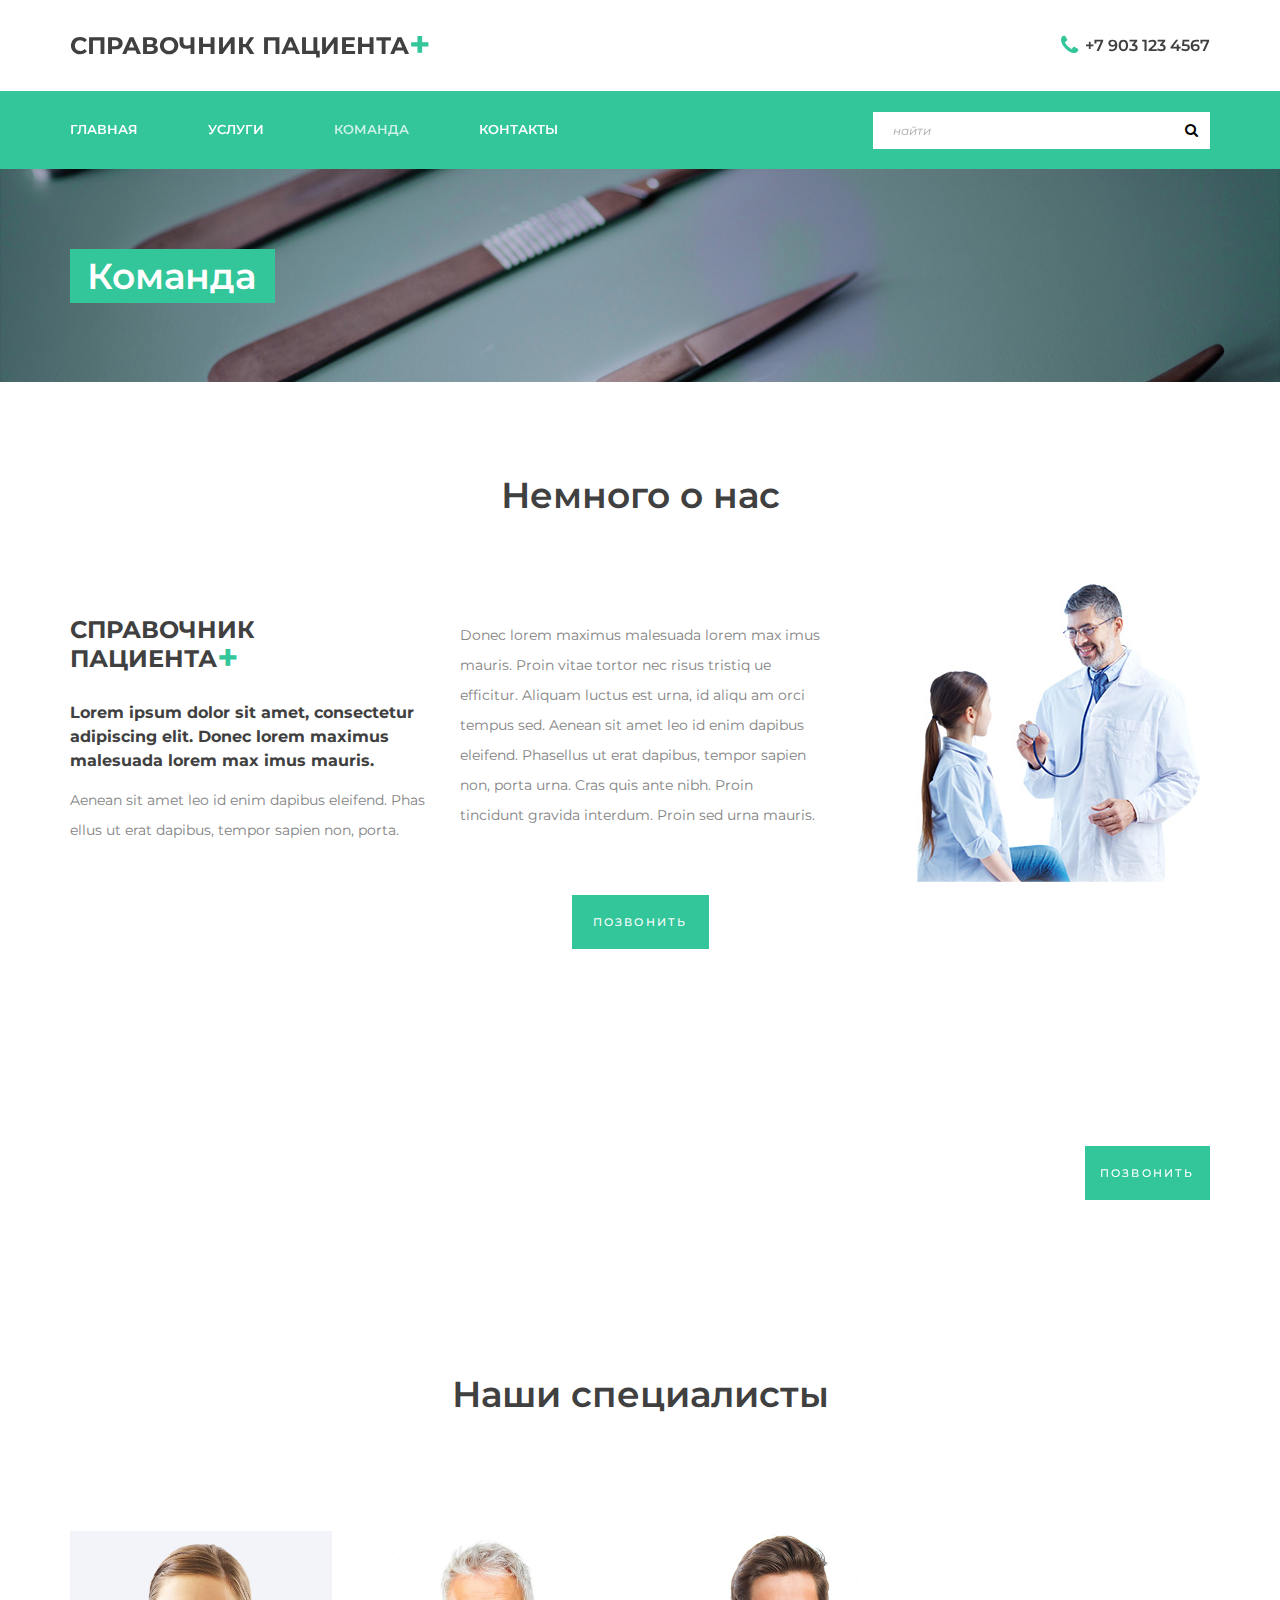
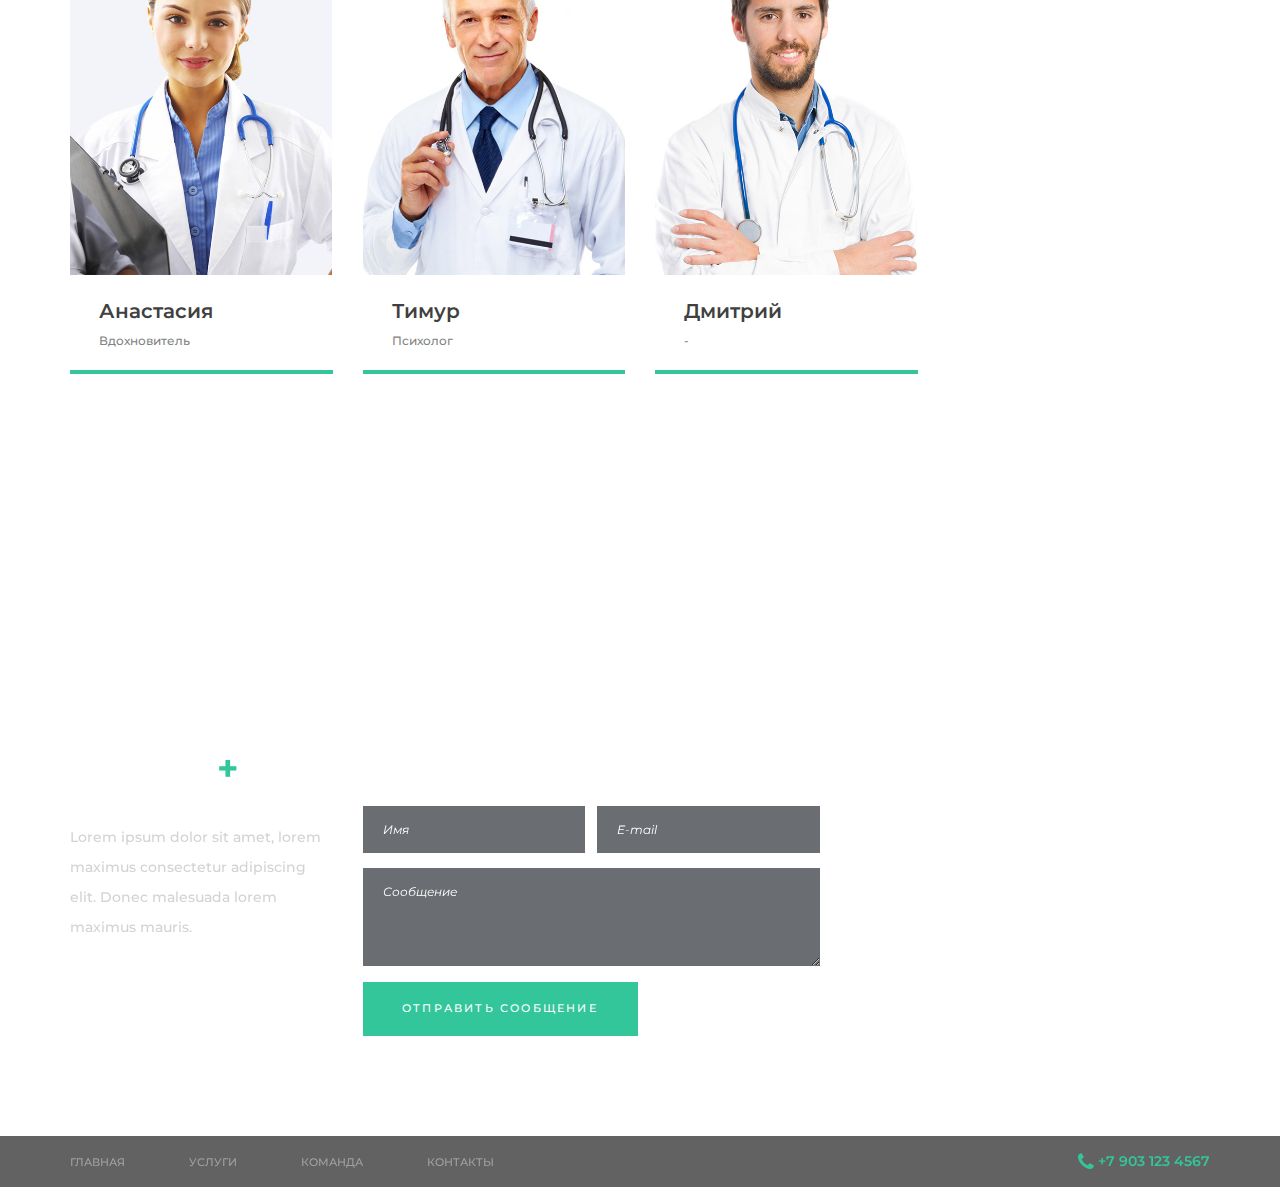
<file: about.html>
<!DOCTYPE html>
<html lang="en">
<head>
<title>Команда</title>
<meta charset="utf-8">
<meta http-equiv="X-UA-Compatible" content="IE=edge">
<meta name="description" content="Health medical template project">
<meta name="viewport" content="width=device-width, initial-scale=1">
<link rel="stylesheet" type="text/css" href="styles/bootstrap4/bootstrap.min.css">
<link href="plugins/font-awesome-4.7.0/css/font-awesome.min.css" rel="stylesheet" type="text/css">
<link rel="stylesheet" type="text/css" href="plugins/OwlCarousel2-2.2.1/owl.carousel.css">
<link rel="stylesheet" type="text/css" href="plugins/OwlCarousel2-2.2.1/owl.theme.default.css">
<link rel="stylesheet" type="text/css" href="plugins/OwlCarousel2-2.2.1/animate.css">
<link rel="stylesheet" type="text/css" href="styles/about.css">
<link rel="stylesheet" type="text/css" href="styles/about_responsive.css">
</head>
<body>

<div class="super_container">

	<!-- Menu -->

	<div class="menu trans_500">
		<div class="menu_content d-flex flex-column align-items-center justify-content-center text-center">
			<div class="menu_close_container"><div class="menu_close"></div></div>
			<form action="#" class="menu_search_form">
				<input type="text" class="menu_search_input" placeholder="Search" required="required">
				<button class="menu_search_button"><i class="fa fa-search" aria-hidden="true"></i></button>
			</form>
			<ul>
					<li class="menu_item"><a href="index.html">Главная</a></li>
					<li class="menu_item"><a href="#">Услуги</a></li>
					<li class="menu_item"><a href="#">Команда</a></li>
					<li class="menu_item"><a href="contact.html">Контакты</a></li>
				</ul>
		</div>
		<div class="menu_social">
			<ul>
				<li><a href="#"><i class="fa fa-pinterest" aria-hidden="true"></i></a></li>
				<li><a href="#"><i class="fa fa-facebook" aria-hidden="true"></i></a></li>
				<li><a href="#"><i class="fa fa-twitter" aria-hidden="true"></i></a></li>
				<li><a href="#"><i class="fa fa-dribbble" aria-hidden="true"></i></a></li>
				<li><a href="#"><i class="fa fa-behance" aria-hidden="true"></i></a></li>
				<li><a href="#"><i class="fa fa-linkedin" aria-hidden="true"></i></a></li>
			</ul>
		</div>
	</div>
	
	<!-- Home -->

	<div class="home">
		<!-- <div class="background_image" style="background-image:url(images/about.jpg)"></div> -->
		<div class="parallax_background parallax-window" data-parallax="scroll" data-image-src="images/about.jpg" data-speed="0.8"></div>

		<!-- Header -->

		<header class="header" id="header">
			<div>
				<div class="header_top">
					<div class="container">
						<div class="row">
							<div class="col">
								<div class="header_top_content d-flex flex-row align-items-center justify-content-start">
									<div class="logo">
										<a href="#">Справочник пациента<span>+</span></a>	
									</div>
									<div class="header_top_extra d-flex flex-row align-items-center justify-content-start ml-auto">
										<div class="header_top_nav">
											<!-- <ul class="d-flex flex-row align-items-center justify-content-start">
												<li><a href="#">Help Desk</a></li>
												<li><a href="#">Emergency Services</a></li>
												<li><a href="#">Appointment</a></li>
											</ul> -->
										</div>
										<div class="header_top_phone">
											<i class="fa fa-phone" aria-hidden="true"></i>
											<span>+7 903 123 4567</span>
										</div>
									</div>
									<div class="hamburger ml-auto"><i class="fa fa-bars" aria-hidden="true"></i></div>
								</div>
							</div>
						</div>
					</div>
				</div>
				<div class="header_nav" id="header_nav_pin">
					<div class="header_nav_inner">
						<div class="header_nav_container">
							<div class="container">
								<div class="row">
									<div class="col">
										<div class="header_nav_content d-flex flex-row align-items-center justify-content-start">
											<nav class="main_nav">
												<ul class="d-flex flex-row align-items-center justify-content-start">
													<li><a href="index.html">Главная</a></li>
													<li><a href="services.html">Услуги</a></li>
                                                    <li class="active"><a href="about.html">Команда</a></li>
													<li><a href="contact.html">Контакты</a></li>
												</ul>
											</nav>
											<div class="search_content d-flex flex-row align-items-center justify-content-end ml-auto">
												<form action="#" id="search_container_form" class="search_container_form">
													<input type="text" class="search_container_input" placeholder="найти" required="required">
													<button class="search_container_button"><i class="fa fa-search" aria-hidden="true"></i></button>
												</form>
											</div>
										</div>
									</div>
								</div>
							</div>
						</div>
					</div>
				</div>	
			</div>
		</header>

		<div class="home_container">
			<div class="container">
				<div class="row">
					<div class="col">
						<div class="home_content">
							<div class="home_title">Команда</div>
						</div>
					</div>
				</div>
			</div>
		</div>
	</div>

	<!-- About -->

	<div class="about">
		<div class="container">
			<div class="row">
				<div class="col text-center">
					<div class="section_title">Немного о нас</div>
					<div class="section_subtitle"></div>
				</div>
			</div>
			<div class="row about_row row-eq-height">
				<div class="col-lg-4">
					<div class="logo">
						<a href="#">справочник пациента<span>+</span></a>	
					</div>
					<div class="about_text_highlight">Lorem ipsum dolor sit amet, consectetur adipiscing elit. Donec lorem maximus malesuada lorem max imus mauris.</div>
					<div class="about_text">
						<p>Aenean sit amet leo id enim dapibus eleifend. Phas ellus ut erat dapibus, tempor sapien non, porta.</p>
					</div>
				</div>
				<div class="col-lg-4">
					<div class="about_text_2">
						<p>Donec lorem maximus malesuada lorem max imus mauris. Proin vitae tortor nec risus tristiq ue efficitur. Aliquam luctus est urna, id aliqu am orci tempus sed. Aenean sit amet leo id enim dapibus eleifend. Phasellus ut erat dapibus, tempor sapien non, porta urna. Cras quis ante nibh. Proin tincidunt gravida interdum. Proin sed urna mauris.</p>
					</div>
				</div>
				<div class="col-lg-4">
					<div class="about_image"><img src="images/about_1.jpg" alt=""></div>
				</div>
			</div>
			<div class="row">
				<div class="col">
					<div class="button about_button ml-auto mr-auto"><a href="#"><span>позвонить</span><span>позвонить</span></a></div>
				</div>
			</div>
		</div>
	</div>

	<!-- Milestones -->

	

	<!-- CTA -->

	<div class="cta">
		<div class="parallax_background parallax-window" data-parallax="scroll" data-image-src="images/cta_1.jpg" data-speed="0.8"></div>
		<div class="container">
			<div class="row">
				<div class="col">
					<div class="cta_container d-flex flex-xl-row flex-column align-items-xl-start align-items-center justify-content-xl-start justify-content-center">
						<div class="cta_content text-xl-left text-center">
							<div class="cta_title">Связаться с нашими специалистами.</div>
							<div class="cta_subtitle">Morbi arcu neque, scelerisque eget ligula ac, congue tempor felis. Integer tempor, eros a egestas.</div>
						</div>
						<div class="button cta_button ml-xl-auto"><a href="#"><span>позвонить</span><span>позвонить</span></a></div>
					</div>
				</div>
			</div>
		</div>
	</div>

	<!-- Doctors -->

	<div class="doctors">
		<!-- <div class="doctors_image"><img src="images/doctors.jpg" alt=""></div> -->
		<div class="container">
			<div class="row">
				<div class="col text-center">
					<div class="section_title">Наши специалисты</div>
					<div class="section_subtitle"></div>
				</div>
			</div>
			<div class="row doctors_row">

				<!-- Doctor -->
				<div class="col-xl-3 col-md-6">
					<div class="doctor">
						<div class="doctor_image"><img src="images/doc_3.jpg" alt=""></div>
						<div class="doctor_content">
							<div class="doctor_name"><a href="#">Анастасия</a></div>
							<div class="doctor_title">Вдохновитель</div>
							<div class="doctor_link"><a href="#">+</a></div>
						</div>
					</div>
				</div>
				
				<!-- Doctor -->
				<div class="col-xl-3 col-md-6">
					<div class="doctor">
						<div class="doctor_image"><img src="images/doc_1.jpg" alt=""></div>
						<div class="doctor_content">
							<div class="doctor_name"><a href="#">Тимур</a></div>
							<div class="doctor_title">Психолог</div>
							<div class="doctor_link"><a href="#">+</a></div>
						</div>
					</div>
				</div>

				<!-- Doctor -->
				<div class="col-xl-3 col-md-6">
					<div class="doctor">
						<div class="doctor_image"><img src="images/doc_2.jpg" alt=""></div>
						<div class="doctor_content">
							<div class="doctor_name"><a href="#">Дмитрий</a></div>
							<div class="doctor_title"> - </div>
							<div class="doctor_link"><a href="#">+</a></div>
						</div>
					</div>
				</div>


			</div>
			<!-- <div class="row">
				<div class="col">
					<div class="button doctors_button ml-auto mr-auto"><a href="#"><span>see all doctors</span><span>see all doctors</span></a></div>
				</div>
			</div> -->
		</div>
	</div>

	<!-- Footer -->

	<footer class="footer">
		<div class="parallax_background parallax-window" data-parallax="scroll" data-image-src="images/footer.jpg" data-speed="0.8"></div>
		<div class="footer_content">
			<div class="container">
				<div class="row">

					<!-- Footer About -->
					<div class="col-lg-3 footer_col">
						<div class="footer_about">
							<div class="logo">
								<a href="#">справочник пациента<span>+</span></a>	
							</div>
							<div class="footer_about_text">Lorem ipsum dolor sit amet, lorem maximus consectetur adipiscing elit. Donec malesuada lorem maximus mauris.</div>
							<div class="footer_social">
								<ul class="d-flex flex-row align-items-center justify-content-start">
									<li><a href="#"><i class="fa fa-instagram" aria-hidden="true"></i></a></li>
									<li><a href="#"><i class="fa fa-facebook" aria-hidden="true"></i></a></li>
									<li><a href="#"><i class="fa fa-twitter" aria-hidden="true"></i></a></li>
									<li><a href="#"><i class="fa fa-vk" aria-hidden="true"></i></a></li>
									<!-- <li><a href="#"><i class="fa fa-behance" aria-hidden="true"></i></a></li>
									<li><a href="#"><i class="fa fa-linkedin" aria-hidden="true"></i></a></li> -->
								</ul>
							</div>

						</div>
					</div>
					
					<!-- Footer Contact -->
					<div class="col-lg-5 footer_col">
						<div class="footer_contact">
							<div class="footer_contact_title">Связаться с нами</div>
							<div class="footer_contact_form_container">
								<form action="#" class="footer_contact_form" id="footer_contact_form">
									<div class="d-flex flex-xl-row flex-column align-items-center justify-content-between">
										<input type="text" class="footer_contact_input" placeholder="Имя" required="required">
										<input type="email" class="footer_contact_input" placeholder="E-mail" required="required">
									</div>
									<textarea class="footer_contact_input footer_contact_textarea" placeholder="Сообщение" required="required"></textarea>
									<button class="footer_contact_button">отправить сообщение</button>
								</form>
							</div>
						</div>
					</div>

					<!-- Footer Hours -->
					<!-- <div class="col-lg-4 footer_col">
						<div class="footer_hours">
							<div class="footer_hours_title">Opening Hours</div>
							<ul class="hours_list">
								<li class="d-flex flex-row align-items-center justify-content-start">
									<div>Monday – Thursday</div>
									<div class="ml-auto">8.00 – 19.00</div>
								</li>
								<li class="d-flex flex-row align-items-center justify-content-start">
									<div>Friday</div>
									<div class="ml-auto">8.00 - 18.30</div>
								</li>
								<li class="d-flex flex-row align-items-center justify-content-start">
									<div>Saturday</div>
									<div class="ml-auto">9.30 – 17.00</div>
								</li>
								<li class="d-flex flex-row align-items-center justify-content-start">
									<div>Sunday</div>
									<div class="ml-auto">9.30 – 15.00</div>
								</li>
							</ul>
						</div>
					</div> -->
				</div>
			</div>
		</div>
		<div class="footer_bar">
			<div class="container">
				<div class="row">
					<div class="col">
						<div class="footer_bar_content d-flex flex-sm-row flex-column align-items-lg-center align-items-start justify-content-start">
							<nav class="footer_nav">
								<ul class="d-flex flex-lg-row flex-column align-items-lg-center align-items-start justify-content-start">
									<li class="active"><a href="index.html">Главная</a></li>
                                    <li><a href="services.html">Услуги</a></li>
                                    <li><a href="about.html">Команда</a></li>
									<li><a href="contact.html">Контакты</a></li>
								</ul>
							</nav>
							<div class="footer_links">
								<!-- <ul class="d-flex flex-lg-row flex-column align-items-lg-center align-items-start justify-content-start">
									<li><a href="#">Help Desk</a></li>
									<li><a href="#">Emergency Services</a></li>
									<li><a href="#">Appointment</a></li>
								</ul> -->
							</div>
							<div class="footer_phone ml-lg-auto">
								<i class="fa fa-phone" aria-hidden="true"></i>
								<span>+7 903 123 4567</span>
							</div>
						</div>
					</div>
				</div>
			</div>
		</div>
	</footer>
</div>

<script src="js/jquery-3.3.1.min.js"></script>
<script src="styles/bootstrap4/popper.js"></script>
<script src="styles/bootstrap4/bootstrap.min.js"></script>
<script src="plugins/greensock/TweenMax.min.js"></script>
<script src="plugins/greensock/TimelineMax.min.js"></script>
<script src="plugins/scrollmagic/ScrollMagic.min.js"></script>
<script src="plugins/greensock/animation.gsap.min.js"></script>
<script src="plugins/greensock/ScrollToPlugin.min.js"></script>
<script src="plugins/OwlCarousel2-2.2.1/owl.carousel.js"></script>
<script src="plugins/easing/easing.js"></script>
<script src="plugins/parallax-js-master/parallax.min.js"></script>
<script src="js/about.js"></script>
</body>
</html>
</file>
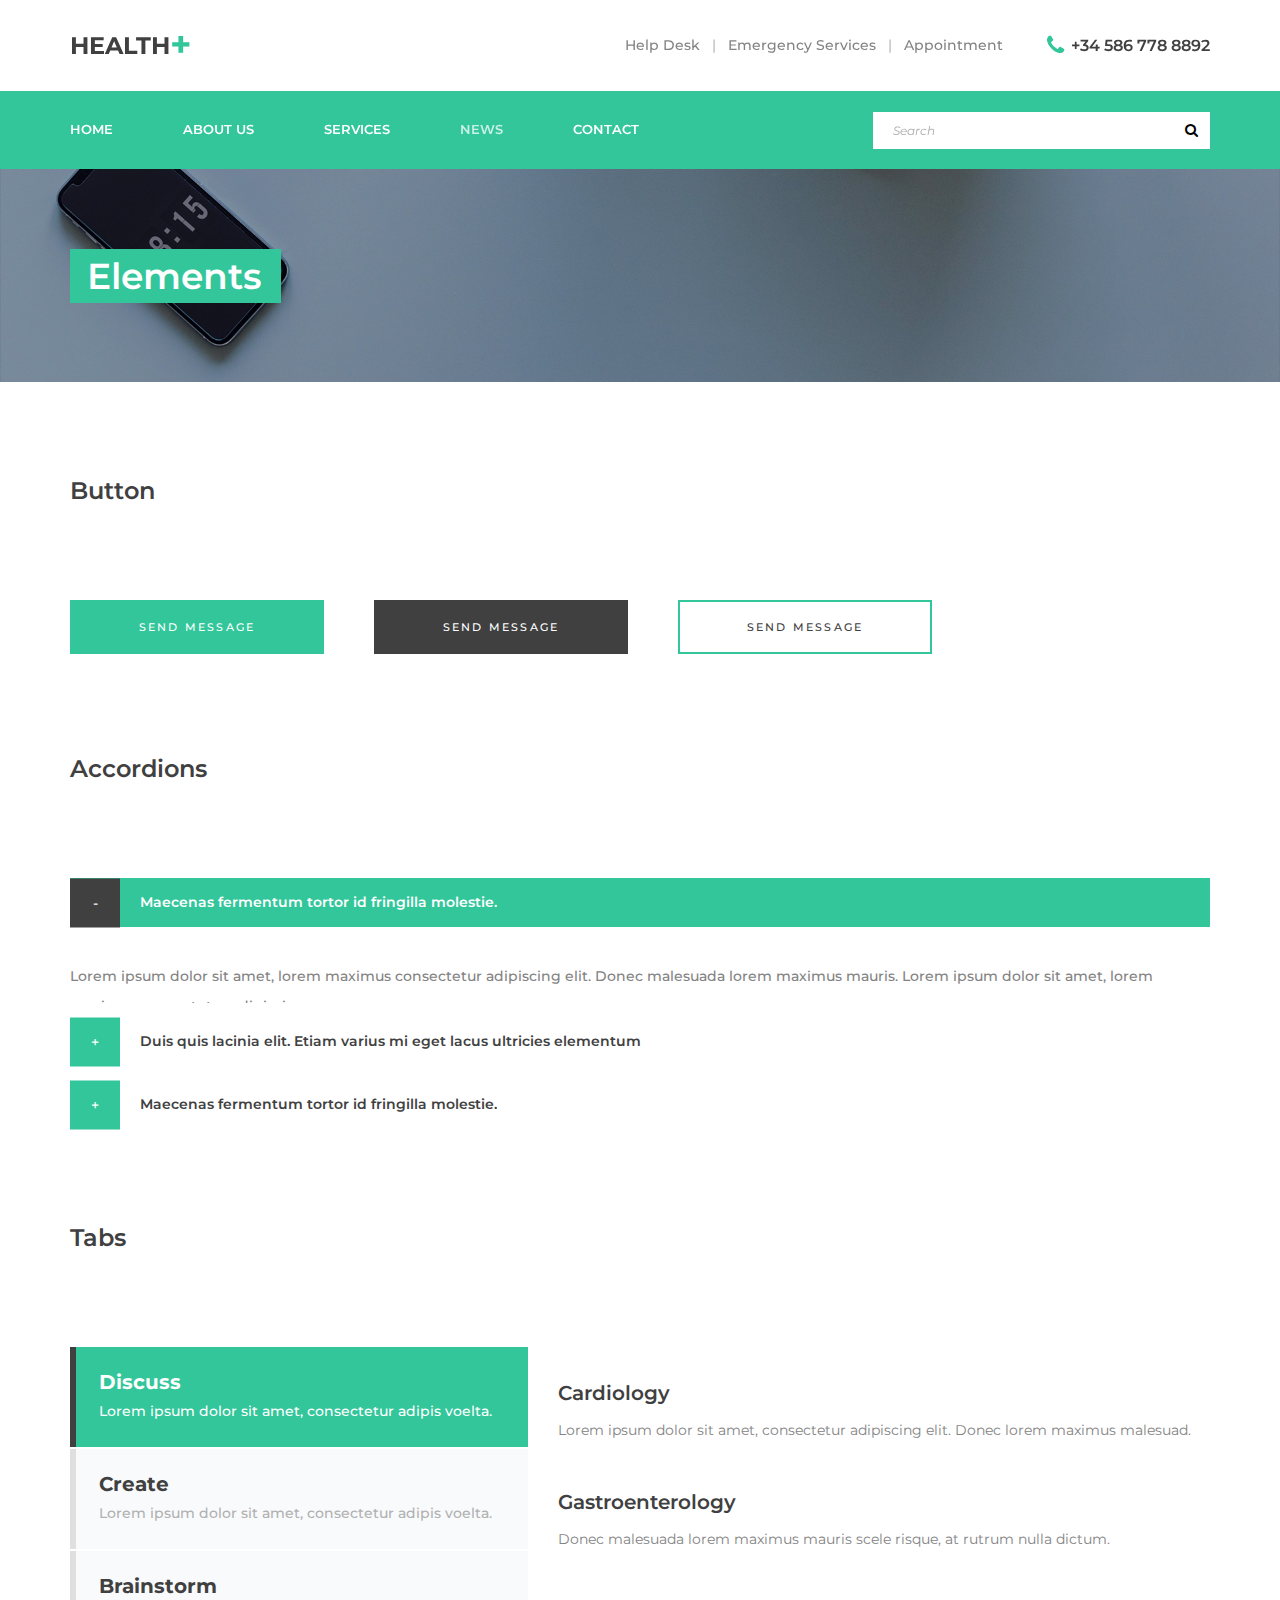
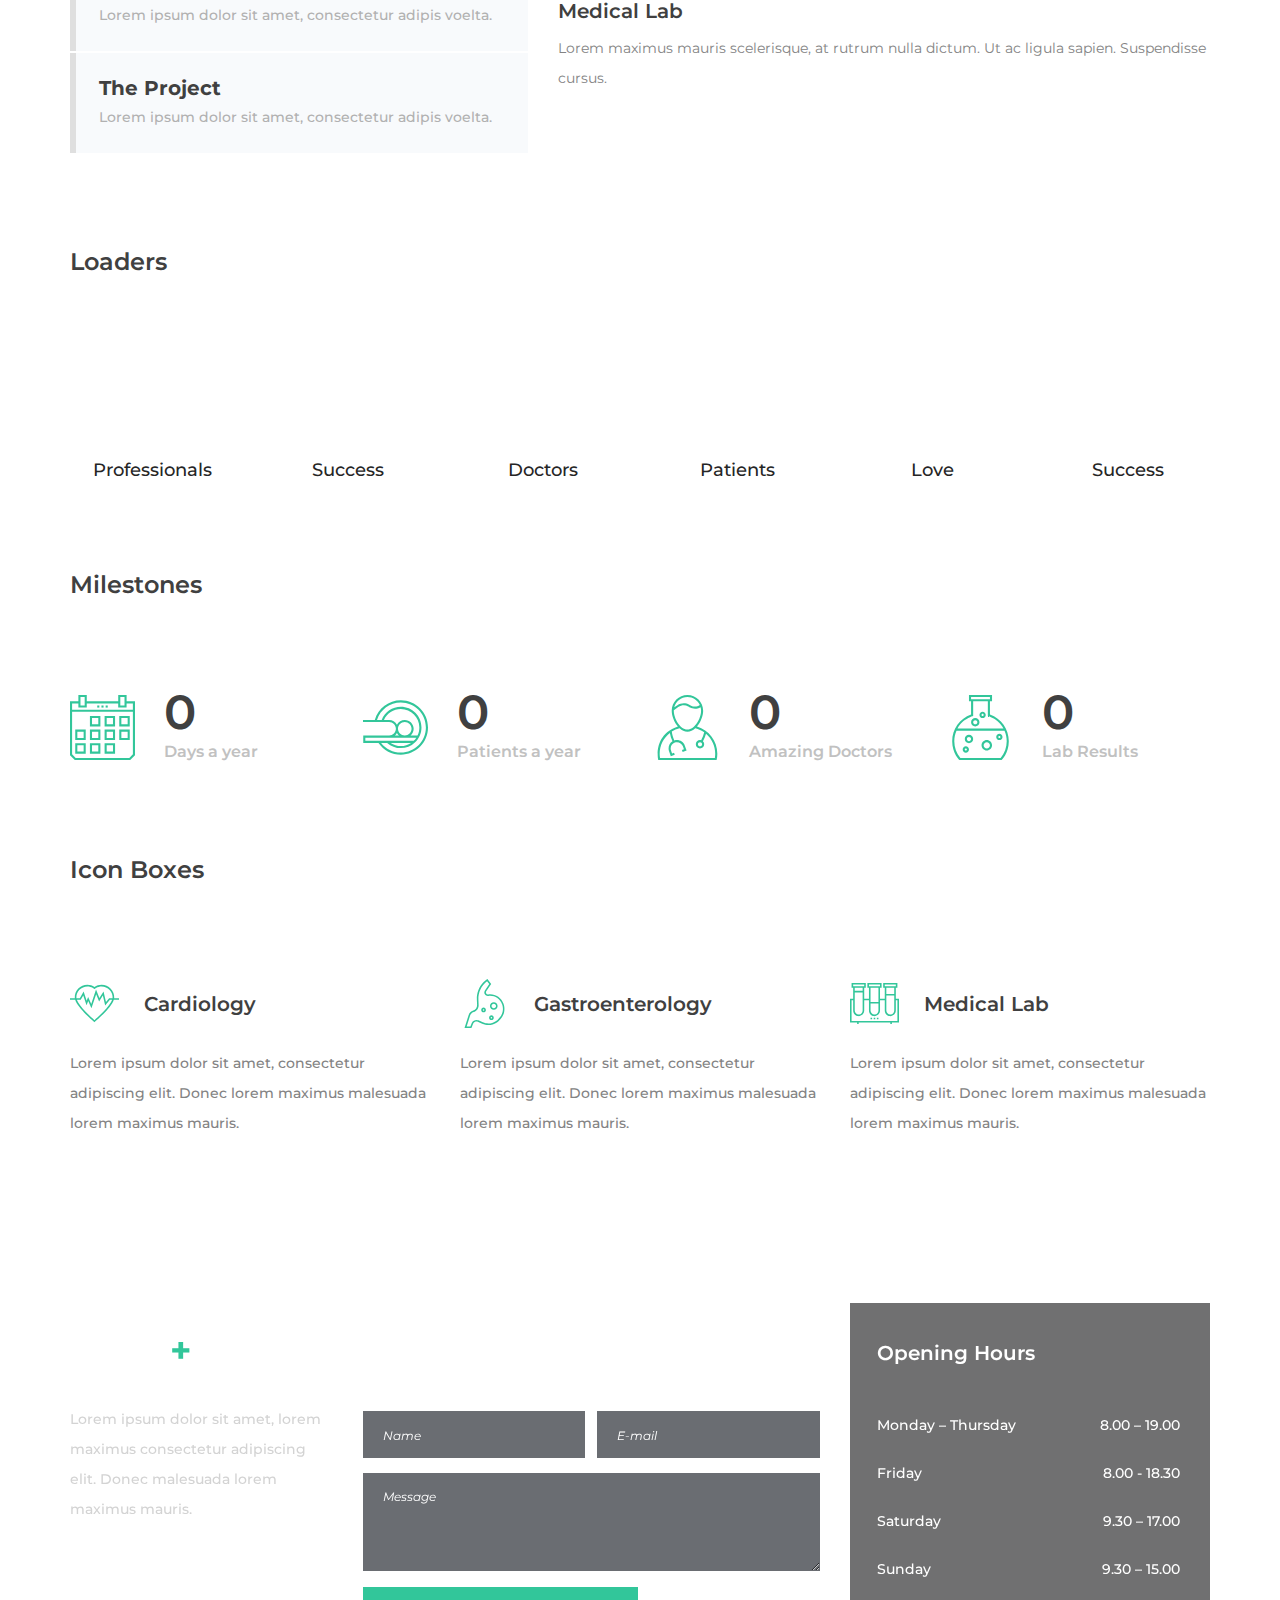
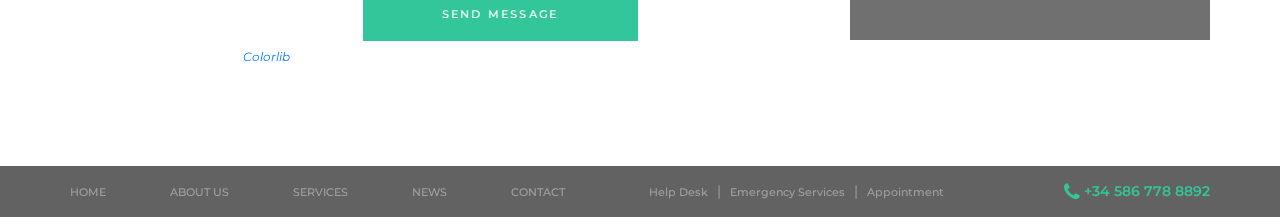
<file: elements.html>
<!DOCTYPE html>
<html lang="en">
<head>
<title>Elements</title>
<meta charset="utf-8">
<meta http-equiv="X-UA-Compatible" content="IE=edge">
<meta name="description" content="Health medical template project">
<meta name="viewport" content="width=device-width, initial-scale=1">
<link rel="stylesheet" type="text/css" href="styles/bootstrap4/bootstrap.min.css">
<link href="plugins/font-awesome-4.7.0/css/font-awesome.min.css" rel="stylesheet" type="text/css">
<link rel="stylesheet" type="text/css" href="styles/elements.css">
<link rel="stylesheet" type="text/css" href="styles/elements_responsive.css">
</head>
<body>

<div class="super_container">

	<!-- Menu -->

	<div class="menu trans_500">
		<div class="menu_content d-flex flex-column align-items-center justify-content-center text-center">
			<div class="menu_close_container"><div class="menu_close"></div></div>
			<form action="#" class="menu_search_form">
				<input type="text" class="menu_search_input" placeholder="Search" required="required">
				<button class="menu_search_button"><i class="fa fa-search" aria-hidden="true"></i></button>
			</form>
			<ul>
				<li class="menu_item"><a href="index.html">Home</a></li>
				<li class="menu_item"><a href="#">About us</a></li>
				<li class="menu_item"><a href="#">Services</a></li>
				<li class="menu_item"><a href="news.html">News</a></li>
				<li class="menu_item"><a href="contact.html">Contact</a></li>
			</ul>
		</div>
		<div class="menu_social">
			<ul>
				<li><a href="#"><i class="fa fa-pinterest" aria-hidden="true"></i></a></li>
				<li><a href="#"><i class="fa fa-facebook" aria-hidden="true"></i></a></li>
				<li><a href="#"><i class="fa fa-twitter" aria-hidden="true"></i></a></li>
				<li><a href="#"><i class="fa fa-dribbble" aria-hidden="true"></i></a></li>
				<li><a href="#"><i class="fa fa-behance" aria-hidden="true"></i></a></li>
				<li><a href="#"><i class="fa fa-linkedin" aria-hidden="true"></i></a></li>
			</ul>
		</div>
	</div>
	
	<!-- Home -->

	<div class="home">
		<div class="parallax_background parallax-window" data-parallax="scroll" data-image-src="images/elements.jpg" data-speed="0.8"></div>

		<!-- Header -->

		<header class="header" id="header">
			<div>
				<div class="header_top">
					<div class="container">
						<div class="row">
							<div class="col">
								<div class="header_top_content d-flex flex-row align-items-center justify-content-start">
									<div class="logo">
										<a href="#">health<span>+</span></a>	
									</div>
									<div class="header_top_extra d-flex flex-row align-items-center justify-content-start ml-auto">
										<div class="header_top_nav">
											<ul class="d-flex flex-row align-items-center justify-content-start">
												<li><a href="#">Help Desk</a></li>
												<li><a href="#">Emergency Services</a></li>
												<li><a href="#">Appointment</a></li>
											</ul>
										</div>
										<div class="header_top_phone">
											<i class="fa fa-phone" aria-hidden="true"></i>
											<span>+34 586 778 8892</span>
										</div>
									</div>
									<div class="hamburger ml-auto"><i class="fa fa-bars" aria-hidden="true"></i></div>
								</div>
							</div>
						</div>
					</div>
				</div>
				<div class="header_nav" id="header_nav_pin">
					<div class="header_nav_inner">
						<div class="header_nav_container">
							<div class="container">
								<div class="row">
									<div class="col">
										<div class="header_nav_content d-flex flex-row align-items-center justify-content-start">
											<nav class="main_nav">
												<ul class="d-flex flex-row align-items-center justify-content-start">
													<li><a href="index.html">Home</a></li>
													<li><a href="about.html">About Us</a></li>
													<li><a href="services.html">Services</a></li>
													<li class="active"><a href="news.html">News</a></li>
													<li><a href="contact.html">Contact</a></li>
												</ul>
											</nav>
											<div class="search_content d-flex flex-row align-items-center justify-content-end ml-auto">
												<form action="#" id="search_container_form" class="search_container_form">
													<input type="text" class="search_container_input" placeholder="Search" required="required">
													<button class="search_container_button"><i class="fa fa-search" aria-hidden="true"></i></button>
												</form>
											</div>
										</div>
									</div>
								</div>
							</div>
						</div>
					</div>
				</div>	
			</div>
		</header>

		<div class="home_container">
			<div class="container">
				<div class="row">
					<div class="col">
						<div class="home_content">
							<div class="home_title">Elements</div>
						</div>
					</div>
				</div>
			</div>
		</div>
	</div>

	<!-- Elements -->

	<div class="elements">
		<div class="container">
			<div class="row">
				<div class="col">
					
					<!-- Buttons -->
					<div class="buttons">
						<div class="elements_title">Button</div>
						<div class="buttons_content">
							<div class="button button_1 elements_button"><a href="#"><span>send message</span><span>send message</span></a></div>
							<div class="button button_2 elements_button"><a href="#"><span>send message</span><span>send message</span></a></div>
							<div class="button button_3 elements_button"><a href="#"><span>send message</span><span>send message</span></a></div>
						</div>
					</div>

					<!-- Accordions -->
					<div class="accordions">
						<div class="elements_title">Accordions</div>
						<div class="accordions_container">

							<div class="accordion_container">
								<div class="accordion d-flex flex-row align-items-center active"><div>Maecenas fermentum tortor id fringilla molestie.</div></div>
								<div class="accordion_panel">
									<div>
										<p>Lorem ipsum dolor sit amet, lorem maximus consectetur adipiscing elit. Donec malesuada lorem maximus mauris. Lorem ipsum dolor sit amet, lorem maximus consectetur adipiscing.</p>
									</div>
								</div>
							</div>

							<div class="accordion_container">
								<div class="accordion d-flex flex-row align-items-center"><div>Duis quis lacinia elit. Etiam varius mi eget lacus ultricies elementum</div></div>
								<div class="accordion_panel">
									<div>
										<p>Lorem ipsum dolor sit amet, lorem maximus consectetur adipiscing elit. Donec malesuada lorem maximus mauris. Lorem ipsum dolor sit amet, lorem maximus consectetur adipiscing.</p>
									</div>
								</div>
							</div>

							<div class="accordion_container">
								<div class="accordion d-flex flex-row align-items-center"><div>Maecenas fermentum tortor id fringilla molestie.</div></div>
								<div class="accordion_panel">
									<div>
										<p>Lorem ipsum dolor sit amet, lorem maximus consectetur adipiscing elit. Donec malesuada lorem maximus mauris. Lorem ipsum dolor sit amet, lorem maximus consectetur adipiscing.</p>
									</div>
								</div>
							</div>

						</div>
					</div>

					<!-- Tabs -->

					<div class="elements_tabs">
						<div class="elements_title">Tabs</div>
						<div class="tabs_content">
							<div class="row">
								<div class="col-lg-5">

									<!-- Tabs -->
									<div class="tabs d-flex flex-row align-items-center justify-content-start flex-wrap">
										<div class="tab active">
											<div class="tab_title">Discuss</div>
											<div class="tab_text">Lorem ipsum dolor sit amet, consectetur adipis voelta.</div>
										</div>
										<div class="tab">
											<div class="tab_title">Create</div>
											<div class="tab_text">Lorem ipsum dolor sit amet, consectetur adipis voelta.</div>
										</div>
										<div class="tab">
											<div class="tab_title">Brainstorm</div>
											<div class="tab_text">Lorem ipsum dolor sit amet, consectetur adipis voelta.</div>
										</div>
										<div class="tab">
											<div class="tab_title">The Project</div>
											<div class="tab_text">Lorem ipsum dolor sit amet, consectetur adipis voelta.</div>
										</div>
									</div>
								</div>
								<div class="col-lg-7">

									<!-- Panels -->
									<div class="tab_panels">

										<!-- Panel -->
										<div class="tab_panel active">
											<div class="tab_panel_content">
												<div class="tab_list">
													<ul>
														<li>
															<div class="tab_list_title">Cardiology</div>
															<div class="tab_list_text"><p>Lorem ipsum dolor sit amet, consectetur adipiscing elit. Donec lorem maximus malesuad.</p></div>
														</li>
														<li>
															<div class="tab_list_title">Gastroenterology</div>
															<div class="tab_list_text"><p>Donec malesuada lorem maximus mauris scele risque, at rutrum nulla dictum.</p></div>
														</li>
														<li>
															<div class="tab_list_title">Medical Lab</div>
															<div class="tab_list_text"><p>Lorem maximus mauris scelerisque, at rutrum nulla dictum. Ut ac ligula sapien. Suspendisse cursus.</p></div>
														</li>
													</ul>
												</div>
											</div>
										</div>

										<!-- Panel -->
										<div class="tab_panel">
											<div class="tab_panel_content">
												<div class="tab_list">
													<ul>
														<li>
															<div class="tab_list_title">Cardiology</div>
															<div class="tab_list_text"><p>Lorem ipsum dolor sit amet, consectetur adipiscing elit. Donec lorem maximus malesuad.</p></div>
														</li>
														<li>
															<div class="tab_list_title">Gastroenterology</div>
															<div class="tab_list_text"><p>Donec malesuada lorem maximus mauris scele risque, at rutrum nulla dictum.</p></div>
														</li>
														<li>
															<div class="tab_list_title">Medical Lab</div>
															<div class="tab_list_text"><p>Lorem maximus mauris scelerisque, at rutrum nulla dictum. Ut ac ligula sapien. Suspendisse cursus.</p></div>
														</li>
													</ul>
												</div>
											</div>
										</div>

										<!-- Panel -->
										<div class="tab_panel">
											<div class="tab_panel_content">
												<div class="tab_list">
													<ul>
														<li>
															<div class="tab_list_title">Cardiology</div>
															<div class="tab_list_text"><p>Lorem ipsum dolor sit amet, consectetur adipiscing elit. Donec lorem maximus malesuad.</p></div>
														</li>
														<li>
															<div class="tab_list_title">Gastroenterology</div>
															<div class="tab_list_text"><p>Donec malesuada lorem maximus mauris scele risque, at rutrum nulla dictum.</p></div>
														</li>
														<li>
															<div class="tab_list_title">Medical Lab</div>
															<div class="tab_list_text"><p>Lorem maximus mauris scelerisque, at rutrum nulla dictum. Ut ac ligula sapien. Suspendisse cursus.</p></div>
														</li>
													</ul>
												</div>
											</div>
										</div>

										<!-- Panel -->
										<div class="tab_panel">
											<div class="tab_panel_content">
												<div class="tab_list">
													<ul>
														<li>
															<div class="tab_list_title">Cardiology</div>
															<div class="tab_list_text"><p>Lorem ipsum dolor sit amet, consectetur adipiscing elit. Donec lorem maximus malesuad.</p></div>
														</li>
														<li>
															<div class="tab_list_title">Gastroenterology</div>
															<div class="tab_list_text"><p>Donec malesuada lorem maximus mauris scele risque, at rutrum nulla dictum.</p></div>
														</li>
														<li>
															<div class="tab_list_title">Medical Lab</div>
															<div class="tab_list_text"><p>Lorem maximus mauris scelerisque, at rutrum nulla dictum. Ut ac ligula sapien. Suspendisse cursus.</p></div>
														</li>
													</ul>
												</div>
											</div>
										</div>

									</div>
								</div>
							</div>
						</div>
							
					</div>

					<!-- Loaders -->
					<div class="loaders">
						<div class="elements_title">Loaders</div>

						<!-- Loaders -->
						<div class="row loaders_container">
							<div class="col-xl-2 col-lg-4 col-md-6 loader_col">
								<!-- Loader -->
								<div class="loader" data-perc="0.85">
									<div class="loader_content">
										<div class="loader_title">Professionals</div>
									</div>
								</div>
							</div>
							<div class="col-xl-2 col-lg-4 col-md-6 loader_col">
								<!-- Loader -->
								<div class="loader" data-perc="0.90">
									<div class="loader_content">
										<div class="loader_title">Success</div>
									</div>
								</div>
							</div>
							<div class="col-xl-2 col-lg-4 col-md-6 loader_col">
								<!-- Loader -->
								<div class="loader" data-perc="0.55">
									<div class="loader_content">
										<div class="loader_title">Doctors</div>
									</div>
								</div>
							</div>
							<div class="col-xl-2 col-lg-4 col-md-6 loader_col">
								<!-- Loader -->
								<div class="loader" data-perc="0.63">
									<div class="loader_content">
										<div class="loader_title">Patients</div>
									</div>
								</div>
							</div>
							<div class="col-xl-2 col-lg-4 col-md-6 loader_col">
								<!-- Loader -->
								<div class="loader" data-perc="0.85">
									<div class="loader_content">
										<div class="loader_title">Love</div>
									</div>
								</div>
							</div>
							<div class="col-xl-2 col-lg-4 col-md-6 loader_col">
								<!-- Loader -->
								<div class="loader" data-perc="0.90">
									<div class="loader_content">
										<div class="loader_title">Success</div>
									</div>
								</div>
							</div>
						</div>
					</div>

					<!-- Milestones -->
					<div class="milestones">
						<div class="elements_title">Milestones</div>
						<div class="milestones_content">
							<div class="row">

								<!-- Milestone -->
								<div class="col-lg-3 milestone_col">
									<div class="milestone d-flex flex-row align-items-center justify-content-start">
										<div class="milestone_icon d-flex flex-column align-items-center justify-content-center"><img src="images/icon_7.svg" alt=""></div>
										<div class="milestone_content">
											<div class="milestone_counter" data-end-value="365">0</div>
											<div class="milestone_text">Days a year</div>
										</div>
									</div>
								</div>

								<!-- Milestone -->
								<div class="col-lg-3 milestone_col">
									<div class="milestone d-flex flex-row align-items-center justify-content-start">
										<div class="milestone_icon d-flex flex-column align-items-center justify-content-center"><img src="images/icon_6.svg" alt=""></div>
										<div class="milestone_content">
											<div class="milestone_counter" data-end-value="25" data-sign-after="k">0</div>
											<div class="milestone_text">Patients a year</div>
										</div>
									</div>
								</div>

								<!-- Milestone -->
								<div class="col-lg-3 milestone_col">
									<div class="milestone d-flex flex-row align-items-center justify-content-start">
										<div class="milestone_icon d-flex flex-column align-items-center justify-content-center"><img src="images/icon_8.svg" alt=""></div>
										<div class="milestone_content">
											<div class="milestone_counter" data-end-value="125">0</div>
											<div class="milestone_text">Amazing Doctors</div>
										</div>
										
									</div>
								</div>

								<!-- Milestone -->
								<div class="col-lg-3 milestone_col">
									<div class="milestone d-flex flex-row align-items-center justify-content-start">
										<div class="milestone_icon d-flex flex-column align-items-center justify-content-center"><img src="images/icon_9.svg" alt=""></div>
										<div class="milestone_content">
											<div class="milestone_counter" data-end-value="12" data-sign-after="k">0</div>
											<div class="milestone_text">Lab Results</div>
										</div>
									</div>
								</div>

							</div>
						</div>
					</div>

					<!-- Icon Boxes -->

					<div class="icon_boxes">
						<div class="elements_title">Icon Boxes</div>
						<div class="row icon_boxes_row">
				
							<!-- Icon Box -->
							<div class="col-lg-4 icon_box_col">
								<div class="icon_box">
									<div class="icon_box_title_container d-flex flex-row align-items-center justify-content-start">
										<div class="icon_box_icon"><img src="images/icon_1.svg" alt=""></div>
										<div class="icon_box_title">Cardiology</div>
									</div>
									<div class="icon_box_text">Lorem ipsum dolor sit amet, consectetur adipiscing elit. Donec lorem maximus malesuada lorem maximus mauris.</div>
								</div>
							</div>

							<!-- Icon Box -->
							<div class="col-lg-4 icon_box_col">
								<div class="icon_box">
									<div class="icon_box_title_container d-flex flex-row align-items-center justify-content-start">
										<div class="icon_box_icon"><img src="images/icon_2.svg" alt=""></div>
										<div class="icon_box_title">Gastroenterology</div>
									</div>
									<div class="icon_box_text">Lorem ipsum dolor sit amet, consectetur adipiscing elit. Donec lorem maximus malesuada lorem maximus mauris.</div>
								</div>
							</div>

							<!-- Icon Box -->
							<div class="col-lg-4 icon_box_col">
								<div class="icon_box">
									<div class="icon_box_title_container d-flex flex-row align-items-center justify-content-start">
										<div class="icon_box_icon"><img src="images/icon_3.svg" alt=""></div>
										<div class="icon_box_title">Medical Lab</div>
									</div>
									<div class="icon_box_text">Lorem ipsum dolor sit amet, consectetur adipiscing elit. Donec lorem maximus malesuada lorem maximus mauris.</div>
								</div>
							</div>

						</div>
					</div>
				</div>
			</div>
		</div>
	</div>

	<!-- Footer -->

	<footer class="footer">
		<div class="parallax_background parallax-window" data-parallax="scroll" data-image-src="images/footer.jpg" data-speed="0.8"></div>
		<div class="footer_content">
			<div class="container">
				<div class="row">

					<!-- Footer About -->
					<div class="col-lg-3 footer_col">
						<div class="footer_about">
							<div class="logo">
								<a href="#">health<span>+</span></a>	
							</div>
							<div class="footer_about_text">Lorem ipsum dolor sit amet, lorem maximus consectetur adipiscing elit. Donec malesuada lorem maximus mauris.</div>
							<div class="footer_social">
								<ul class="d-flex flex-row align-items-center justify-content-start">
									<li><a href="#"><i class="fa fa-pinterest" aria-hidden="true"></i></a></li>
									<li><a href="#"><i class="fa fa-facebook" aria-hidden="true"></i></a></li>
									<li><a href="#"><i class="fa fa-twitter" aria-hidden="true"></i></a></li>
									<li><a href="#"><i class="fa fa-dribbble" aria-hidden="true"></i></a></li>
									<li><a href="#"><i class="fa fa-behance" aria-hidden="true"></i></a></li>
									<li><a href="#"><i class="fa fa-linkedin" aria-hidden="true"></i></a></li>
								</ul>
							</div>
							<div class="copyright"><!-- Link back to Colorlib can't be removed. Template is licensed under CC BY 3.0. -->
Copyright &copy;<script>document.write(new Date().getFullYear());</script> All rights reserved | This template is made with <i class="fa fa-heart-o" aria-hidden="true"></i> by <a href="https://colorlib.com" target="_blank">Colorlib</a>
<!-- Link back to Colorlib can't be removed. Template is licensed under CC BY 3.0. -->
</div>
						</div>
					</div>
					
					<!-- Footer Contact -->
					<div class="col-lg-5 footer_col">
						<div class="footer_contact">
							<div class="footer_contact_title">Quick Contact</div>
							<div class="footer_contact_form_container">
								<form action="#" class="footer_contact_form" id="footer_contact_form">
									<div class="d-flex flex-xl-row flex-column align-items-center justify-content-between">
										<input type="text" class="footer_contact_input" placeholder="Name" required="required">
										<input type="email" class="footer_contact_input" placeholder="E-mail" required="required">
									</div>
									<textarea class="footer_contact_input footer_contact_textarea" placeholder="Message" required="required"></textarea>
									<button class="footer_contact_button">send message</button>
								</form>
							</div>
						</div>
					</div>

					<!-- Footer Hours -->
					<div class="col-lg-4 footer_col">
						<div class="footer_hours">
							<div class="footer_hours_title">Opening Hours</div>
							<ul class="hours_list">
								<li class="d-flex flex-row align-items-center justify-content-start">
									<div>Monday – Thursday</div>
									<div class="ml-auto">8.00 – 19.00</div>
								</li>
								<li class="d-flex flex-row align-items-center justify-content-start">
									<div>Friday</div>
									<div class="ml-auto">8.00 - 18.30</div>
								</li>
								<li class="d-flex flex-row align-items-center justify-content-start">
									<div>Saturday</div>
									<div class="ml-auto">9.30 – 17.00</div>
								</li>
								<li class="d-flex flex-row align-items-center justify-content-start">
									<div>Sunday</div>
									<div class="ml-auto">9.30 – 15.00</div>
								</li>
							</ul>
						</div>
					</div>
				</div>
			</div>
		</div>
		<div class="footer_bar">
			<div class="container">
				<div class="row">
					<div class="col">
						<div class="footer_bar_content d-flex flex-sm-row flex-column align-items-lg-center align-items-start justify-content-start">
							<nav class="footer_nav">
								<ul class="d-flex flex-lg-row flex-column align-items-lg-center align-items-start justify-content-start">
									<li class="active"><a href="index.html">Home</a></li>
									<li><a href="about.html">About Us</a></li>
									<li><a href="services.html">Services</a></li>
									<li><a href="news.html">News</a></li>
									<li><a href="contact.html">Contact</a></li>
								</ul>
							</nav>
							<div class="footer_links">
								<ul class="d-flex flex-lg-row flex-column align-items-lg-center align-items-start justify-content-start">
									<li><a href="#">Help Desk</a></li>
									<li><a href="#">Emergency Services</a></li>
									<li><a href="#">Appointment</a></li>
								</ul>
							</div>
							<div class="footer_phone ml-lg-auto">
								<i class="fa fa-phone" aria-hidden="true"></i>
								<span>+34 586 778 8892</span>
							</div>
						</div>
					</div>
				</div>
			</div>
		</div>
	</footer>
</div>

<script src="js/jquery-3.3.1.min.js"></script>
<script src="styles/bootstrap4/popper.js"></script>
<script src="styles/bootstrap4/bootstrap.min.js"></script>
<script src="plugins/greensock/TweenMax.min.js"></script>
<script src="plugins/greensock/TimelineMax.min.js"></script>
<script src="plugins/scrollmagic/ScrollMagic.min.js"></script>
<script src="plugins/greensock/animation.gsap.min.js"></script>
<script src="plugins/greensock/ScrollToPlugin.min.js"></script>
<script src="plugins/easing/easing.js"></script>
<script src="plugins/progressbar/progressbar.min.js"></script>
<script src="plugins/parallax-js-master/parallax.min.js"></script>
<script src="js/elements.js"></script>
</body>
</html>
</file>
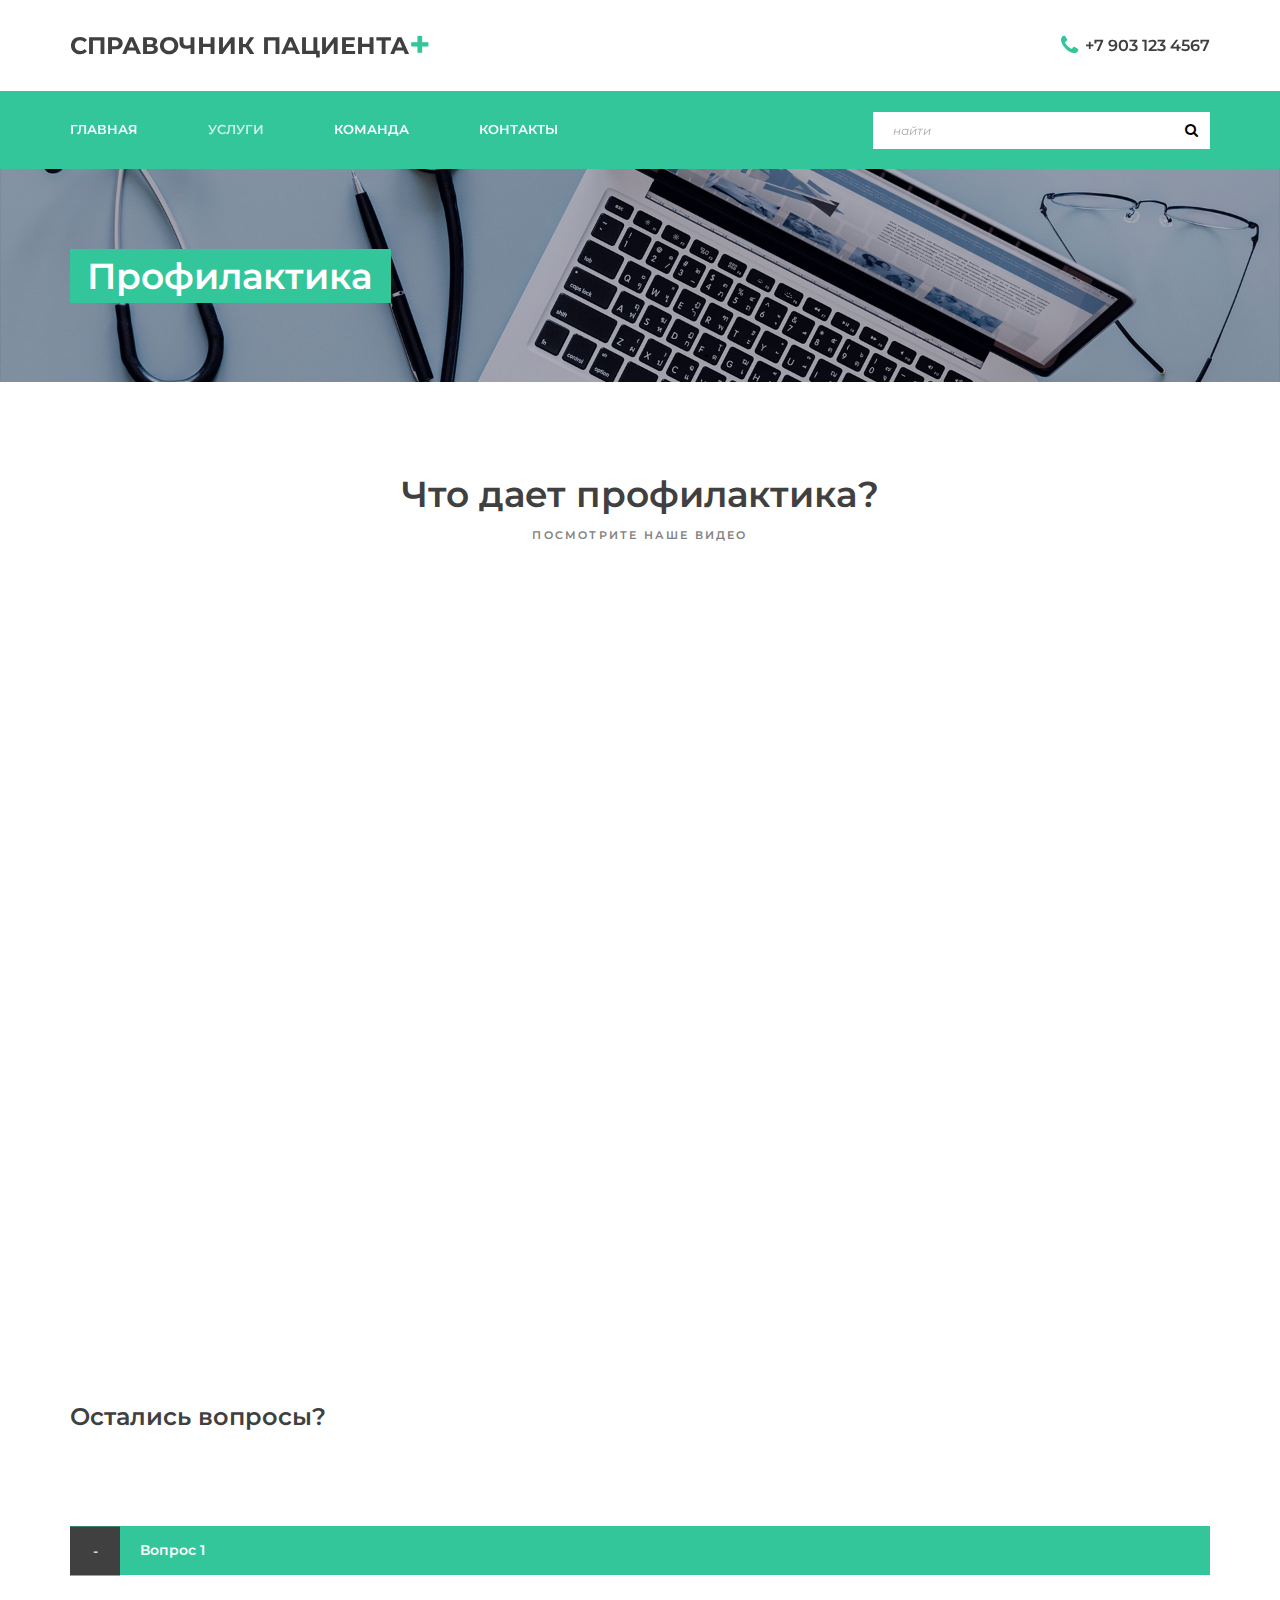
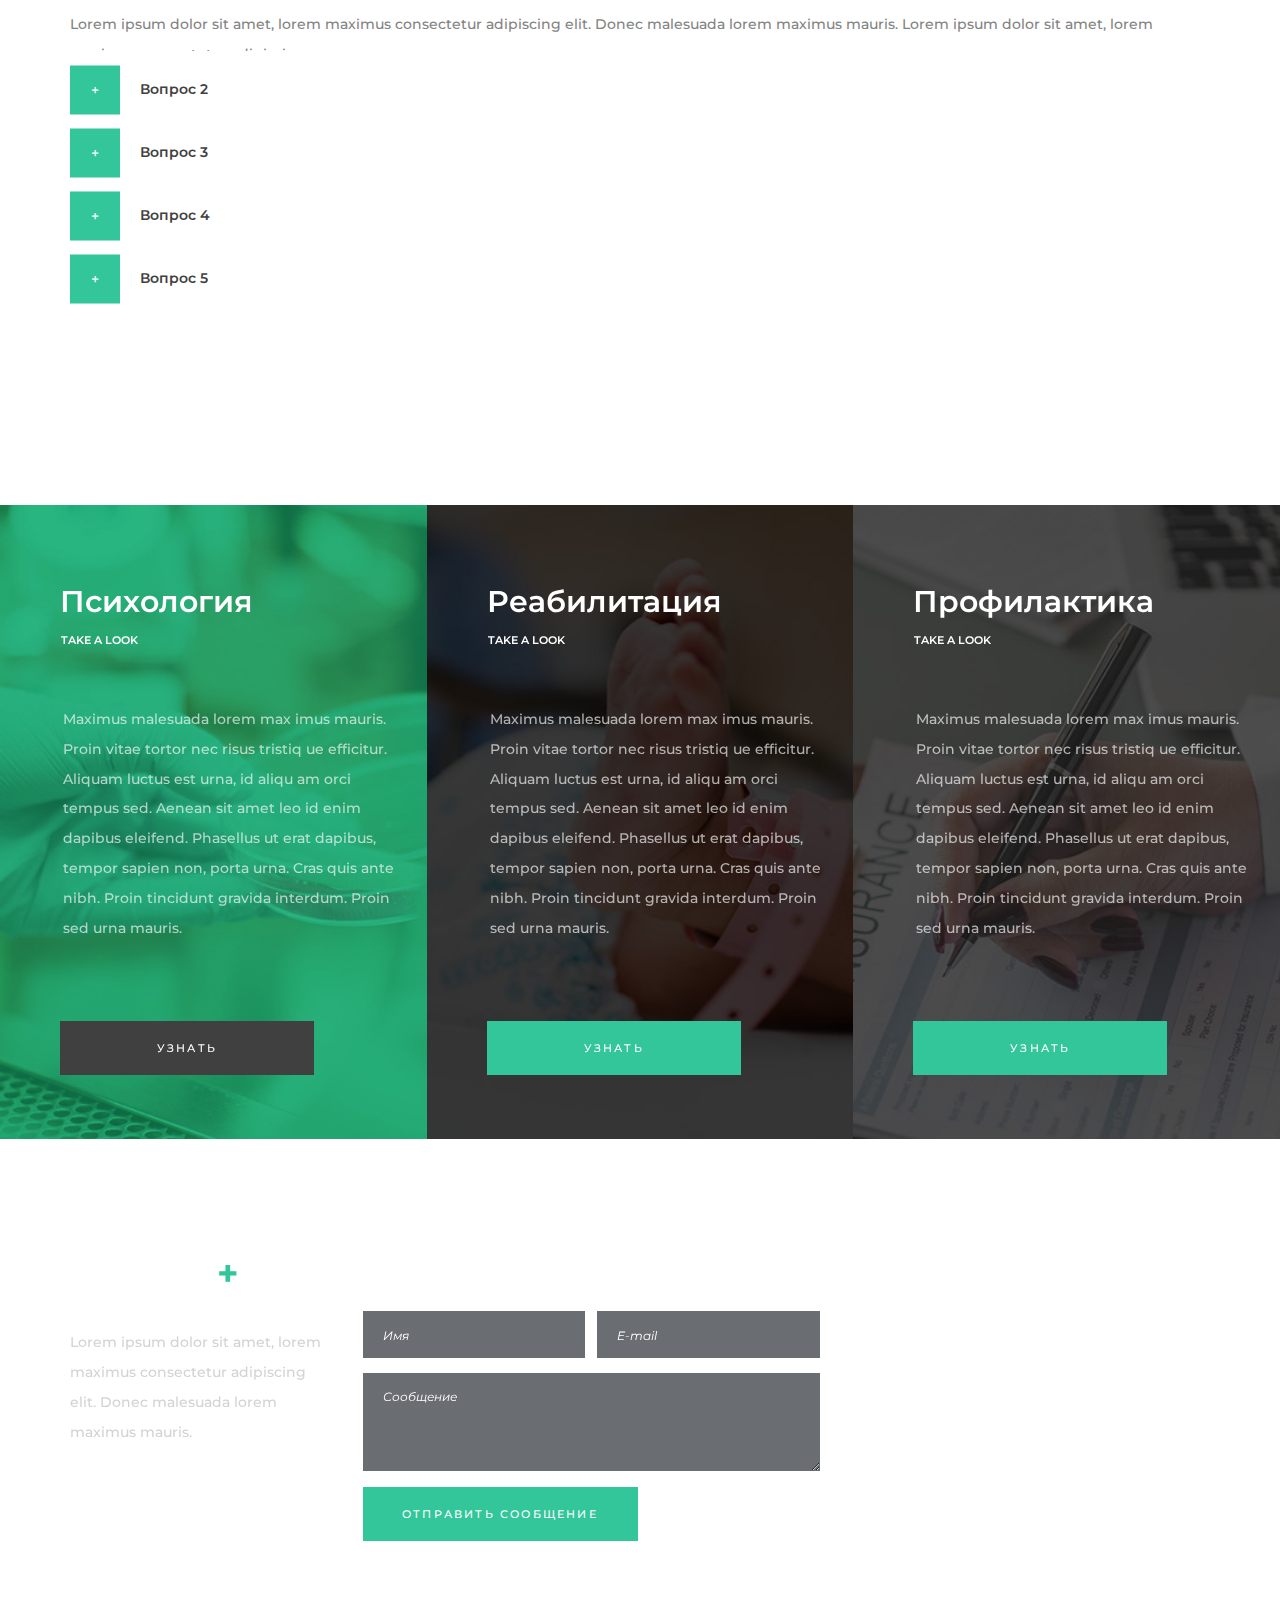
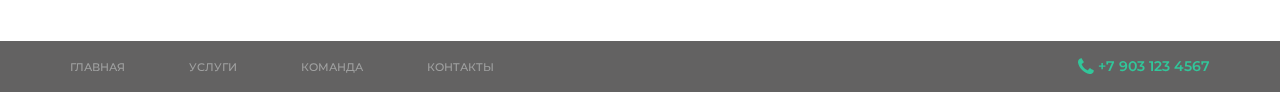
<file: profil.html>
<!DOCTYPE html>
<html lang="en">
<head>
<title>Профилактика</title>
<meta charset="utf-8">
<meta http-equiv="X-UA-Compatible" content="IE=edge">
<meta name="description" content="Health medical template project">
<meta name="viewport" content="width=device-width, initial-scale=1">
<link rel="stylesheet" type="text/css" href="styles/bootstrap4/bootstrap.min.css">
<link href="plugins/font-awesome-4.7.0/css/font-awesome.min.css" rel="stylesheet" type="text/css">
<link rel="stylesheet" type="text/css" href="plugins/OwlCarousel2-2.2.1/owl.carousel.css">
<link rel="stylesheet" type="text/css" href="plugins/OwlCarousel2-2.2.1/owl.theme.default.css">
<link rel="stylesheet" type="text/css" href="plugins/OwlCarousel2-2.2.1/animate.css">
<link rel="stylesheet" type="text/css" href="styles/services.css">
<link rel="stylesheet" type="text/css" href="styles/services_responsive.css">
<link rel="stylesheet" type="text/css" href="styles/elements.css">
<link rel="stylesheet" type="text/css" href="styles/elements_responsive.css">
</head>
<body>

<div class="super_container">

	<!-- Menu -->

	<div class="menu trans_500">
		<div class="menu_content d-flex flex-column align-items-center justify-content-center text-center">
			<div class="menu_close_container"><div class="menu_close"></div></div>
			<form action="#" class="menu_search_form">
				<input type="text" class="menu_search_input" placeholder="Search" required="required">
				<button class="menu_search_button"><i class="fa fa-search" aria-hidden="true"></i></button>
			</form>
			<ul>
					<li class="menu_item"><a href="index.html">Главная</a></li>
					<li class="menu_item"><a href="#">Услуги</a></li>
					<li class="menu_item"><a href="#">Команда</a></li>
					<li class="menu_item"><a href="contact.html">Контакты</a></li>
				</ul>
		</div>
		<div class="menu_social">
			<ul>
				<li><a href="#"><i class="fa fa-pinterest" aria-hidden="true"></i></a></li>
				<li><a href="#"><i class="fa fa-facebook" aria-hidden="true"></i></a></li>
				<li><a href="#"><i class="fa fa-twitter" aria-hidden="true"></i></a></li>
				<li><a href="#"><i class="fa fa-dribbble" aria-hidden="true"></i></a></li>
				<li><a href="#"><i class="fa fa-behance" aria-hidden="true"></i></a></li>
				<li><a href="#"><i class="fa fa-linkedin" aria-hidden="true"></i></a></li>
			</ul>
		</div>
	</div>
	
	<!-- Home -->

	<div class="home">
		<div class="parallax_background parallax-window" data-parallax="scroll" data-image-src="images/services.jpg" data-speed="0.8"></div>

		<!-- Header -->

		<header class="header" id="header">
			<div>
				<div class="header_top">
					<div class="container">
						<div class="row">
							<div class="col">
								<div class="header_top_content d-flex flex-row align-items-center justify-content-start">
									<div class="logo">
										<a href="/">Справочник пациента<span>+</span></a>	
									</div>
									<div class="header_top_extra d-flex flex-row align-items-center justify-content-start ml-auto">
										<div class="header_top_nav">
											<!-- <ul class="d-flex flex-row align-items-center justify-content-start">
												<li><a href="#">Help Desk</a></li>
												<li><a href="#">Emergency Services</a></li>
												<li><a href="#">Appointment</a></li>
											</ul> -->
										</div>
										<div class="header_top_phone">
											<i class="fa fa-phone" aria-hidden="true"></i>
											<span>+7 903 123 4567</span>
										</div>
									</div>
									<div class="hamburger ml-auto"><i class="fa fa-bars" aria-hidden="true"></i></div>
								</div>
							</div>
						</div>
					</div>
				</div>
				<div class="header_nav" id="header_nav_pin">
					<div class="header_nav_inner">
						<div class="header_nav_container">
							<div class="container">
								<div class="row">
									<div class="col">
										<div class="header_nav_content d-flex flex-row align-items-center justify-content-start">
											<nav class="main_nav">
												<ul class="d-flex flex-row align-items-center justify-content-start">
													<li><a href="index.html">Главная</a></li>
													<li class="active"><a href="services.html">Услуги</a></li>
                                                    <li><a href="about.html">Команда</a></li>
													<li><a href="contact.html">Контакты</a></li>
												</ul>
											</nav>
											<div class="search_content d-flex flex-row align-items-center justify-content-end ml-auto">
												<form action="#" id="search_container_form" class="search_container_form">
													<input type="text" class="search_container_input" placeholder="найти" required="required">
													<button class="search_container_button"><i class="fa fa-search" aria-hidden="true"></i></button>
												</form>
											</div>
										</div>
									</div>
								</div>
							</div>
						</div>
					</div>
				</div>	
			</div>
		</header>

		<div class="home_container">
			<div class="container">
				<div class="row">
					<div class="col">
						<div class="home_content">
							<div class="home_title">Профилактика</div>
						</div>
					</div>
				</div>
			</div>
		</div>
	</div>

	<!-- Services -->

	<div class="services">
			<div class="container">
				<div class="row">
					<div class="col text-center">
						<div class="section_title">Что дает профилактика?</div>
						<div class="section_subtitle">посмотрите наше видео</div>
						
					</div>
				</div>

				<div class="row">&nbsp;</div>

				<div class="row">
					<div class="embed-responsive embed-responsive-16by9">
  						<iframe class="embed-responsive-item" src="https://www.youtube.com/embed/w07ijl5uRdc?rel=0" allowfullscreen></iframe>
					</div>
				</div>
				
				
				<div class="row">

						<!-- Elements -->

	<div class="elements">
			<div class="container">
				<div class="row">
					<div class="col">
						
	
						<!-- Accordions -->
						<div class="accordions">
							<div class="elements_title">Остались вопросы?</div>
							<div class="accordions_container">
	
								<div class="accordion_container">
									<div class="accordion d-flex flex-row align-items-center active"><div>Вопрос 1</div></div>
									<div class="accordion_panel">
										<div>
											<p>Lorem ipsum dolor sit amet, lorem maximus consectetur adipiscing elit. Donec malesuada lorem maximus mauris. Lorem ipsum dolor sit amet, lorem maximus consectetur adipiscing.</p>
										</div>
									</div>
								</div>
	
								<div class="accordion_container">
									<div class="accordion d-flex flex-row align-items-center"><div>Вопрос 2</div></div>
									<div class="accordion_panel">
										<div>
											<p>Lorem ipsum dolor sit amet, lorem maximus consectetur adipiscing elit. Donec malesuada lorem maximus mauris. Lorem ipsum dolor sit amet, lorem maximus consectetur adipiscing.</p>
										</div>
									</div>
								</div>
	
								<div class="accordion_container">
									<div class="accordion d-flex flex-row align-items-center"><div>Вопрос 3</div></div>
									<div class="accordion_panel">
										<div>
											<p>Lorem ipsum dolor sit amet, lorem maximus consectetur adipiscing elit. Donec malesuada lorem maximus mauris. Lorem ipsum dolor sit amet, lorem maximus consectetur adipiscing.</p>
										</div>
									</div>
								</div>
								
								<div class="accordion_container">
									<div class="accordion d-flex flex-row align-items-center"><div>Вопрос 4</div></div>
									<div class="accordion_panel">
										<div>
											<p>Lorem ipsum dolor sit amet, lorem maximus consectetur adipiscing elit. Donec malesuada lorem maximus mauris. Lorem ipsum dolor sit amet, lorem maximus consectetur adipiscing.</p>
										</div>
									</div>
								</div>

								<div class="accordion_container">
									<div class="accordion d-flex flex-row align-items-center"><div>Вопрос 5</div></div>
									<div class="accordion_panel">
										<div>
											<p>Lorem ipsum dolor sit amet, lorem maximus consectetur adipiscing elit. Donec malesuada lorem maximus mauris. Lorem ipsum dolor sit amet, lorem maximus consectetur adipiscing.</p>
										</div>
									</div>
								</div>
	
							</div>
						</div>
	

					</div>
				</div>
			</div>
		</div>

				</div>

				<!-- <div class="row">
					<div class="col">
						<div class="button services_button ml-auto mr-auto"><a href="#"><span>read more</span><span>read more</span></a></div>
					</div>
				</div> -->
			</div>
		</div>

	<!-- Boxes -->

	<div class="boxes d-flex flex-lg-row flex-column align-items-start justify-content-start">
		
		<!-- Box -->
		<div class="box">
			<div class="background_image" style="background-image:url(images/box_1.jpg)"></div>
			<div class="box_title">Психология</div>
			<div class="box_subtitle">take a look</div>
			<div class="box_text">Maximus malesuada lorem max imus mauris. Proin vitae tortor nec risus tristiq ue efficitur. Aliquam luctus est urna, id aliqu am orci tempus sed. Aenean sit amet leo id enim dapibus eleifend. Phasellus ut erat dapibus, tempor sapien non, porta urna. Cras quis ante nibh. Proin tincidunt gravida interdum. Proin sed urna mauris.</div>
			<div class="button button_2 box_button"><a href="psychology.html"><span>узнать</span><span>узнать</span></a></div>
		</div>

		<!-- Box -->
		<div class="box">
			<div class="background_image" style="background-image:url(images/box_2.jpg)"></div>
			<div class="box_title">Реабилитация</div>
			<div class="box_subtitle">take a look</div>
			<div class="box_text">Maximus malesuada lorem max imus mauris. Proin vitae tortor nec risus tristiq ue efficitur. Aliquam luctus est urna, id aliqu am orci tempus sed. Aenean sit amet leo id enim dapibus eleifend. Phasellus ut erat dapibus, tempor sapien non, porta urna. Cras quis ante nibh. Proin tincidunt gravida interdum. Proin sed urna mauris.</div>
			<div class="button box_button"><a href="rehab.html"><span>узнать</span><span>узнать</span></a></div>
		</div>

		<!-- Box -->
		<div class="box">
			<div class="background_image" style="background-image:url(images/box_3.jpg)"></div>
			<div class="box_title">Профилактика</div>
			<div class="box_subtitle">take a look</div>
			<div class="box_text">Maximus malesuada lorem max imus mauris. Proin vitae tortor nec risus tristiq ue efficitur. Aliquam luctus est urna, id aliqu am orci tempus sed. Aenean sit amet leo id enim dapibus eleifend. Phasellus ut erat dapibus, tempor sapien non, porta urna. Cras quis ante nibh. Proin tincidunt gravida interdum. Proin sed urna mauris.</div>
			<div class="button box_button"><a href="profil.html"><span>узнать</span><span>узнать</span></a></div>
		</div>

	</div>

	

	<!-- Footer -->

	<footer class="footer">
		<div class="parallax_background parallax-window" data-parallax="scroll" data-image-src="images/footer.jpg" data-speed="0.8"></div>
		<div class="footer_content">
			<div class="container">
				<div class="row">

					<!-- Footer About -->
					<div class="col-lg-3 footer_col">
						<div class="footer_about">
							<div class="logo">
								<a href="#">справочник пациента<span>+</span></a>	
							</div>
							<div class="footer_about_text">Lorem ipsum dolor sit amet, lorem maximus consectetur adipiscing elit. Donec malesuada lorem maximus mauris.</div>
							<div class="footer_social">
								<ul class="d-flex flex-row align-items-center justify-content-start">
									<li><a href="#"><i class="fa fa-instagram" aria-hidden="true"></i></a></li>
									<li><a href="#"><i class="fa fa-facebook" aria-hidden="true"></i></a></li>
									<li><a href="#"><i class="fa fa-twitter" aria-hidden="true"></i></a></li>
									<li><a href="#"><i class="fa fa-vk" aria-hidden="true"></i></a></li>
									<!-- <li><a href="#"><i class="fa fa-behance" aria-hidden="true"></i></a></li>
									<li><a href="#"><i class="fa fa-linkedin" aria-hidden="true"></i></a></li> -->
								</ul>
							</div>

						</div>
					</div>
					
					<!-- Footer Contact -->
					<div class="col-lg-5 footer_col">
						<div class="footer_contact">
							<div class="footer_contact_title">Связаться с нами</div>
							<div class="footer_contact_form_container">
								<form action="#" class="footer_contact_form" id="footer_contact_form">
									<div class="d-flex flex-xl-row flex-column align-items-center justify-content-between">
										<input type="text" class="footer_contact_input" placeholder="Имя" required="required">
										<input type="email" class="footer_contact_input" placeholder="E-mail" required="required">
									</div>
									<textarea class="footer_contact_input footer_contact_textarea" placeholder="Сообщение" required="required"></textarea>
									<button class="footer_contact_button">отправить сообщение</button>
								</form>
							</div>
						</div>
					</div>

					<!-- Footer Hours -->
					<!-- <div class="col-lg-4 footer_col">
						<div class="footer_hours">
							<div class="footer_hours_title">Opening Hours</div>
							<ul class="hours_list">
								<li class="d-flex flex-row align-items-center justify-content-start">
									<div>Monday – Thursday</div>
									<div class="ml-auto">8.00 – 19.00</div>
								</li>
								<li class="d-flex flex-row align-items-center justify-content-start">
									<div>Friday</div>
									<div class="ml-auto">8.00 - 18.30</div>
								</li>
								<li class="d-flex flex-row align-items-center justify-content-start">
									<div>Saturday</div>
									<div class="ml-auto">9.30 – 17.00</div>
								</li>
								<li class="d-flex flex-row align-items-center justify-content-start">
									<div>Sunday</div>
									<div class="ml-auto">9.30 – 15.00</div>
								</li>
							</ul>
						</div>
					</div> -->
				</div>
			</div>
		</div>
		<div class="footer_bar">
			<div class="container">
				<div class="row">
					<div class="col">
						<div class="footer_bar_content d-flex flex-sm-row flex-column align-items-lg-center align-items-start justify-content-start">
							<nav class="footer_nav">
								<ul class="d-flex flex-lg-row flex-column align-items-lg-center align-items-start justify-content-start">
									<li class="active"><a href="index.html">Главная</a></li>
                                    <li><a href="services.html">Услуги</a></li>
                                    <li><a href="about.html">Команда</a></li>
									<li><a href="contact.html">Контакты</a></li>
								</ul>
							</nav>
							<div class="footer_links">
								<!-- <ul class="d-flex flex-lg-row flex-column align-items-lg-center align-items-start justify-content-start">
									<li><a href="#">Help Desk</a></li>
									<li><a href="#">Emergency Services</a></li>
									<li><a href="#">Appointment</a></li>
								</ul> -->
							</div>
							<div class="footer_phone ml-lg-auto">
								<i class="fa fa-phone" aria-hidden="true"></i>
								<span>+7 903 123 4567</span>
							</div>
						</div>
					</div>
				</div>
			</div>
		</div>
	</footer>
</div>

<script src="js/jquery-3.3.1.min.js"></script>
<script src="styles/bootstrap4/popper.js"></script>
<script src="styles/bootstrap4/bootstrap.min.js"></script>
<script src="plugins/greensock/TweenMax.min.js"></script>
<script src="plugins/greensock/TimelineMax.min.js"></script>
<script src="plugins/scrollmagic/ScrollMagic.min.js"></script>
<script src="plugins/greensock/animation.gsap.min.js"></script>
<script src="plugins/greensock/ScrollToPlugin.min.js"></script>
<script src="plugins/OwlCarousel2-2.2.1/owl.carousel.js"></script>
<script src="plugins/easing/easing.js"></script>
<script src="plugins/parallax-js-master/parallax.min.js"></script>
<script src="js/services.js"></script>
<script src="js/elements.js"></script>
</body>
</html>
</file>
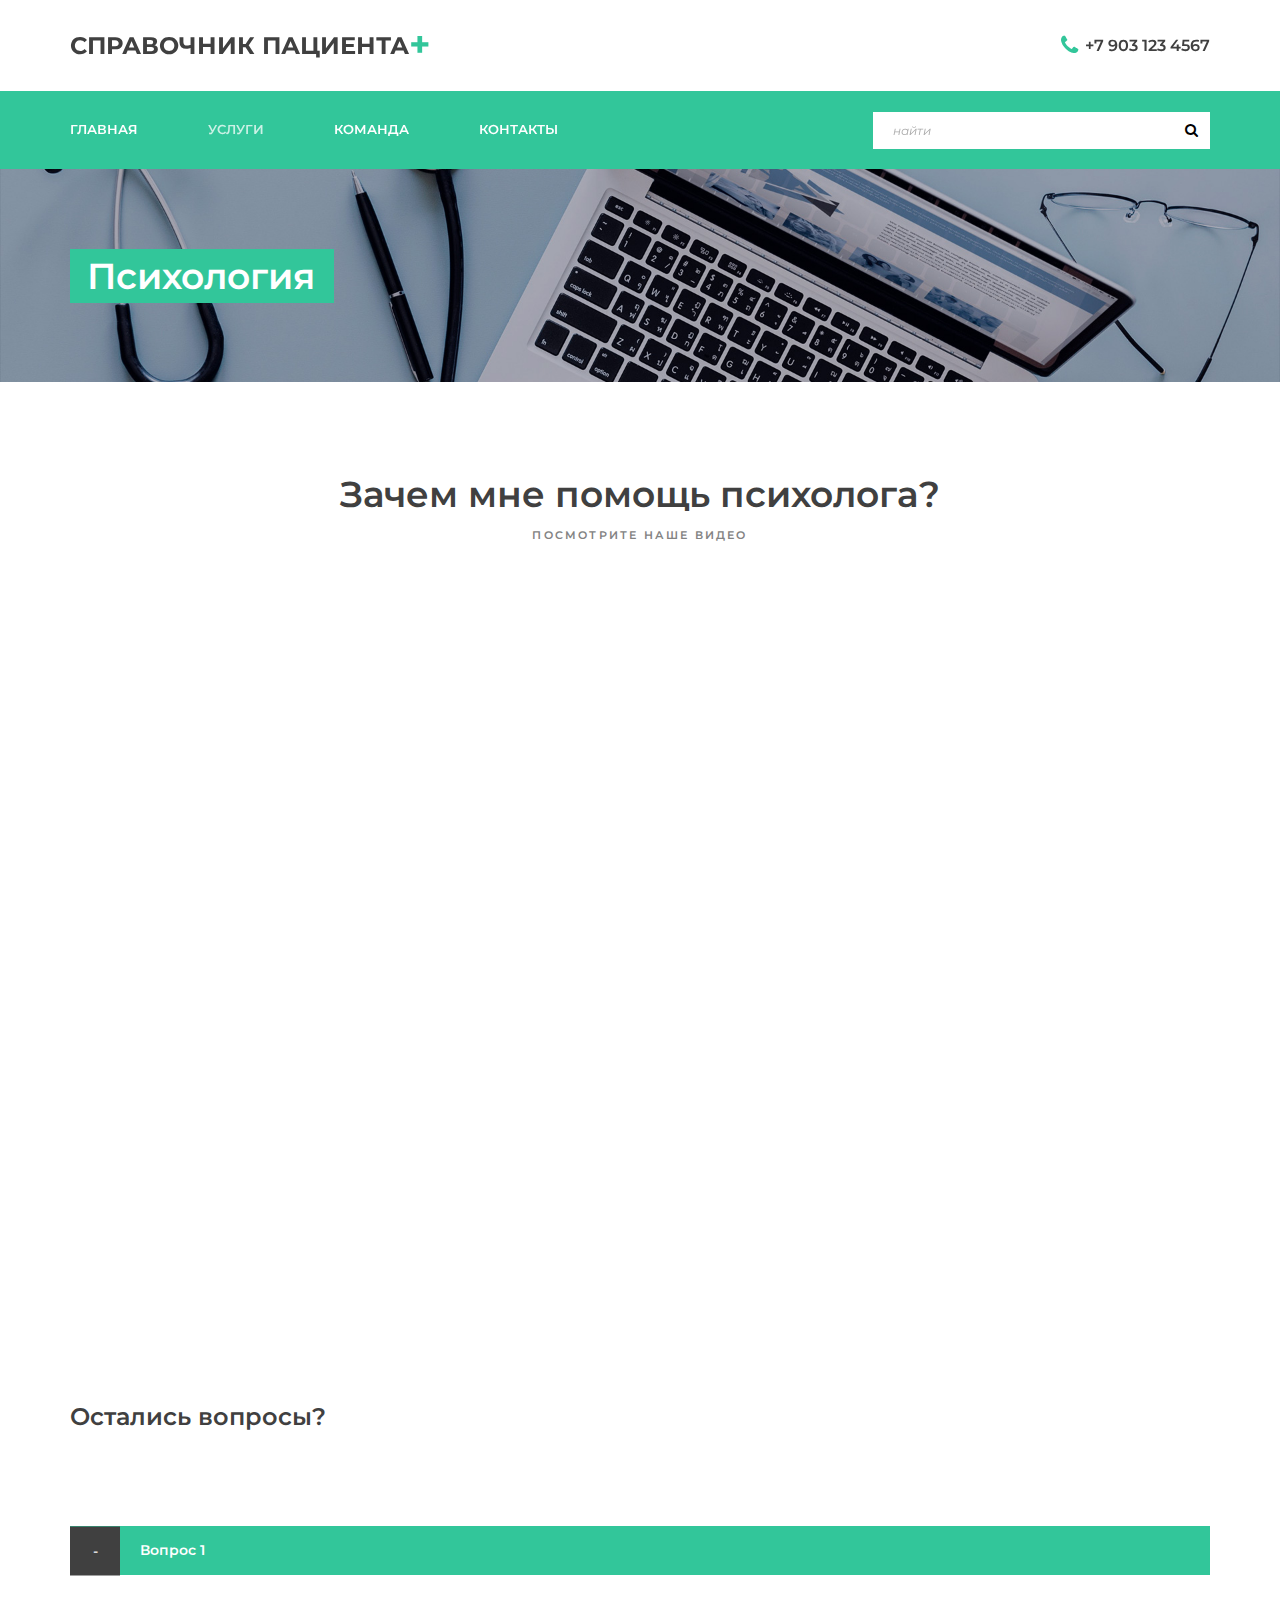
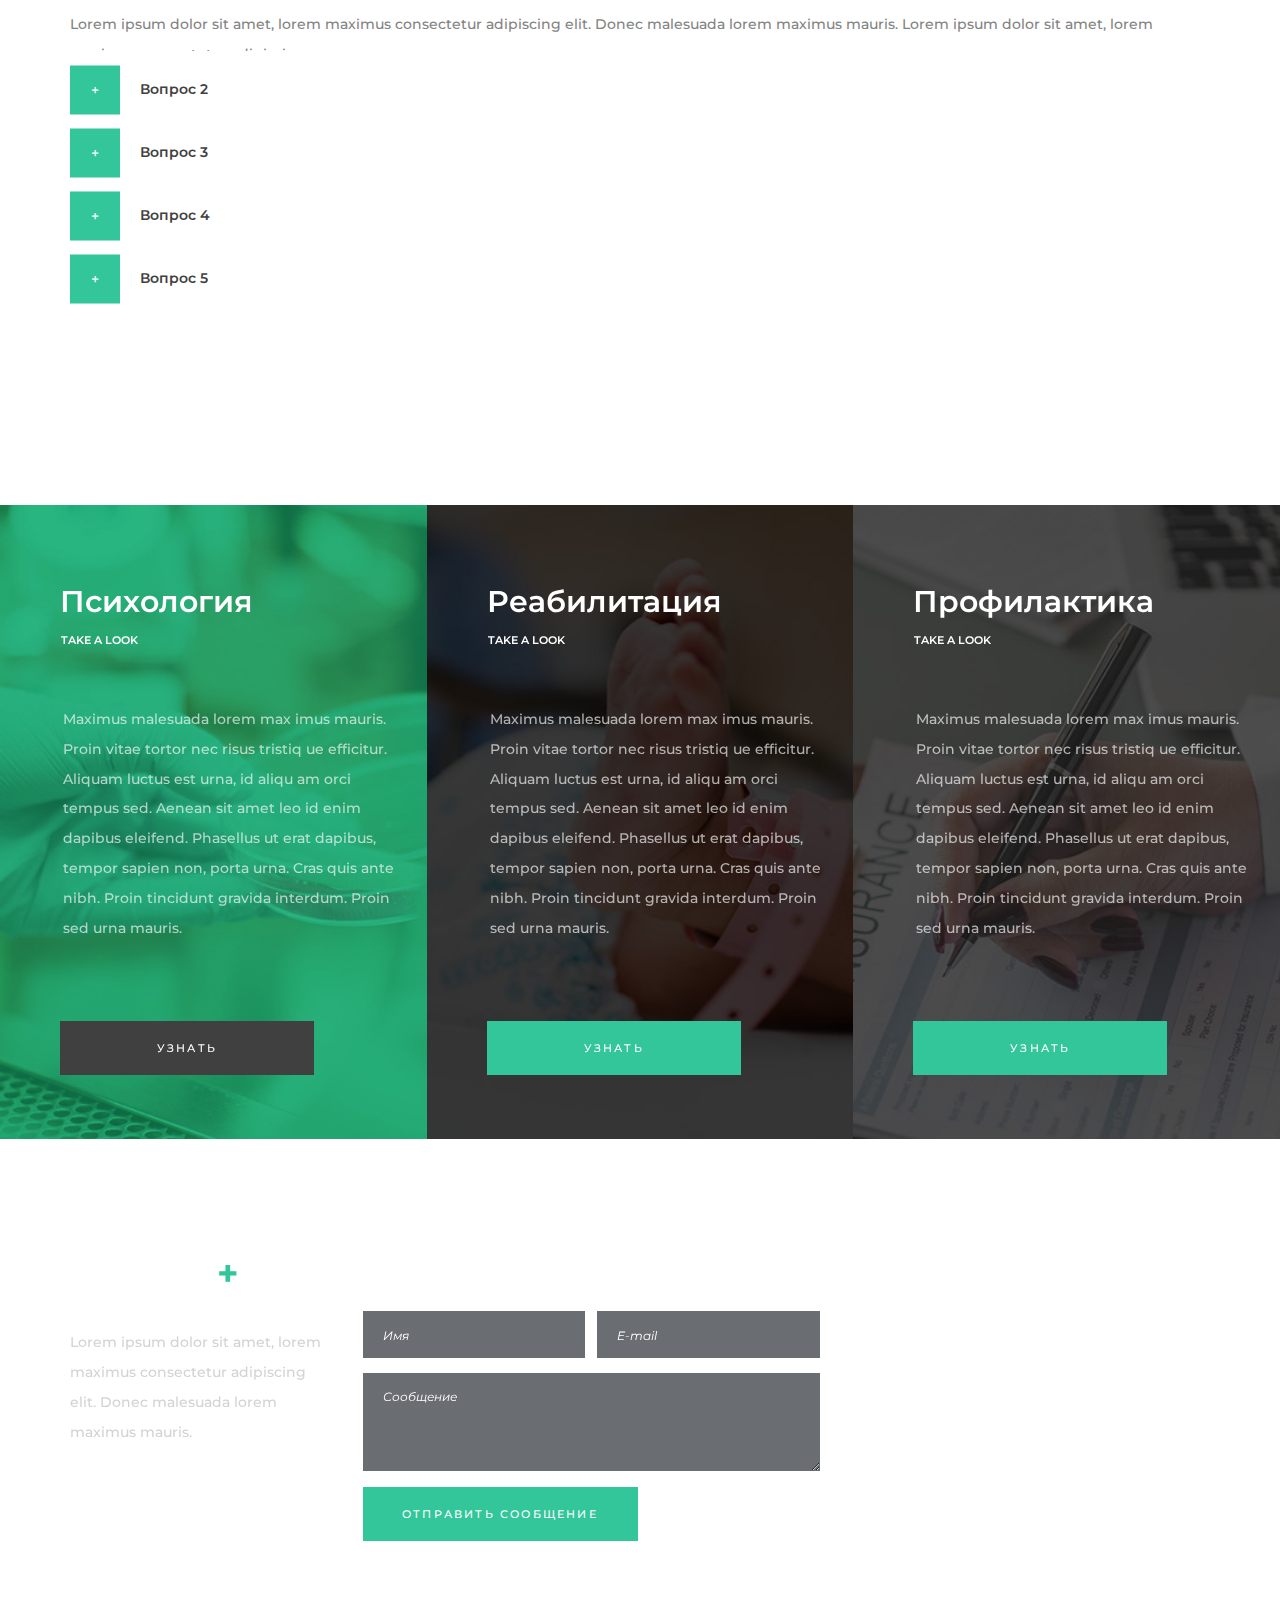
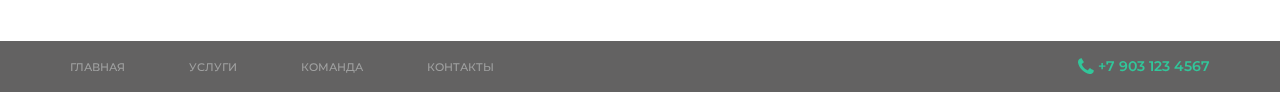
<file: psychology.html>
<!DOCTYPE html>
<html lang="en">
<head>
<title>Психология</title>
<meta charset="utf-8">
<meta http-equiv="X-UA-Compatible" content="IE=edge">
<meta name="description" content="Health medical template project">
<meta name="viewport" content="width=device-width, initial-scale=1">
<link rel="stylesheet" type="text/css" href="styles/bootstrap4/bootstrap.min.css">
<link href="plugins/font-awesome-4.7.0/css/font-awesome.min.css" rel="stylesheet" type="text/css">
<link rel="stylesheet" type="text/css" href="plugins/OwlCarousel2-2.2.1/owl.carousel.css">
<link rel="stylesheet" type="text/css" href="plugins/OwlCarousel2-2.2.1/owl.theme.default.css">
<link rel="stylesheet" type="text/css" href="plugins/OwlCarousel2-2.2.1/animate.css">
<link rel="stylesheet" type="text/css" href="styles/services.css">
<link rel="stylesheet" type="text/css" href="styles/services_responsive.css">
<link rel="stylesheet" type="text/css" href="styles/elements.css">
<link rel="stylesheet" type="text/css" href="styles/elements_responsive.css">
</head>
<body>

<div class="super_container">

	<!-- Menu -->

	<div class="menu trans_500">
		<div class="menu_content d-flex flex-column align-items-center justify-content-center text-center">
			<div class="menu_close_container"><div class="menu_close"></div></div>
			<form action="#" class="menu_search_form">
				<input type="text" class="menu_search_input" placeholder="Search" required="required">
				<button class="menu_search_button"><i class="fa fa-search" aria-hidden="true"></i></button>
			</form>
			<ul>
					<li class="menu_item"><a href="index.html">Главная</a></li>
					<li class="menu_item"><a href="#">Услуги</a></li>
					<li class="menu_item"><a href="#">Команда</a></li>
					<li class="menu_item"><a href="contact.html">Контакты</a></li>
				</ul>
		</div>
		<div class="menu_social">
			<ul>
				<li><a href="#"><i class="fa fa-pinterest" aria-hidden="true"></i></a></li>
				<li><a href="#"><i class="fa fa-facebook" aria-hidden="true"></i></a></li>
				<li><a href="#"><i class="fa fa-twitter" aria-hidden="true"></i></a></li>
				<li><a href="#"><i class="fa fa-dribbble" aria-hidden="true"></i></a></li>
				<li><a href="#"><i class="fa fa-behance" aria-hidden="true"></i></a></li>
				<li><a href="#"><i class="fa fa-linkedin" aria-hidden="true"></i></a></li>
			</ul>
		</div>
	</div>
	
	<!-- Home -->

	<div class="home">
		<div class="parallax_background parallax-window" data-parallax="scroll" data-image-src="images/services.jpg" data-speed="0.8"></div>

		<!-- Header -->

		<header class="header" id="header">
			<div>
				<div class="header_top">
					<div class="container">
						<div class="row">
							<div class="col">
								<div class="header_top_content d-flex flex-row align-items-center justify-content-start">
									<div class="logo">
										<a href="/">Справочник пациента<span>+</span></a>	
									</div>
									<div class="header_top_extra d-flex flex-row align-items-center justify-content-start ml-auto">
										<div class="header_top_nav">
											<!-- <ul class="d-flex flex-row align-items-center justify-content-start">
												<li><a href="#">Help Desk</a></li>
												<li><a href="#">Emergency Services</a></li>
												<li><a href="#">Appointment</a></li>
											</ul> -->
										</div>
										<div class="header_top_phone">
											<i class="fa fa-phone" aria-hidden="true"></i>
											<span>+7 903 123 4567</span>
										</div>
									</div>
									<div class="hamburger ml-auto"><i class="fa fa-bars" aria-hidden="true"></i></div>
								</div>
							</div>
						</div>
					</div>
				</div>
				<div class="header_nav" id="header_nav_pin">
					<div class="header_nav_inner">
						<div class="header_nav_container">
							<div class="container">
								<div class="row">
									<div class="col">
										<div class="header_nav_content d-flex flex-row align-items-center justify-content-start">
											<nav class="main_nav">
												<ul class="d-flex flex-row align-items-center justify-content-start">
													<li><a href="index.html">Главная</a></li>
													<li class="active"><a href="services.html">Услуги</a></li>
                                                    <li><a href="about.html">Команда</a></li>
													<li><a href="contact.html">Контакты</a></li>
												</ul>
											</nav>
											<div class="search_content d-flex flex-row align-items-center justify-content-end ml-auto">
												<form action="#" id="search_container_form" class="search_container_form">
													<input type="text" class="search_container_input" placeholder="найти" required="required">
													<button class="search_container_button"><i class="fa fa-search" aria-hidden="true"></i></button>
												</form>
											</div>
										</div>
									</div>
								</div>
							</div>
						</div>
					</div>
				</div>	
			</div>
		</header>

		<div class="home_container">
			<div class="container">
				<div class="row">
					<div class="col">
						<div class="home_content">
							<div class="home_title">Психология</div>
						</div>
					</div>
				</div>
			</div>
		</div>
	</div>

	<!-- Services -->

	<div class="services">
			<div class="container">
				<div class="row">
					<div class="col text-center">
						<div class="section_title">Зачем мне помощь психолога?</div>
						<div class="section_subtitle">посмотрите наше видео</div>
						
					</div>
				</div>

				<div class="row">&nbsp;</div>

				<div class="row">
					<div class="embed-responsive embed-responsive-16by9">
  						<iframe class="embed-responsive-item" src="https://www.youtube.com/embed/w07ijl5uRdc?rel=0" allowfullscreen></iframe>
					</div>
				</div>
				
				
				<div class="row">

						<!-- Elements -->

	<div class="elements">
			<div class="container">
				<div class="row">
					<div class="col">
						
	
						<!-- Accordions -->
						<div class="accordions">
							<div class="elements_title">Остались вопросы?</div>
							<div class="accordions_container">
	
								<div class="accordion_container">
									<div class="accordion d-flex flex-row align-items-center active"><div>Вопрос 1</div></div>
									<div class="accordion_panel">
										<div>
											<p>Lorem ipsum dolor sit amet, lorem maximus consectetur adipiscing elit. Donec malesuada lorem maximus mauris. Lorem ipsum dolor sit amet, lorem maximus consectetur adipiscing.</p>
										</div>
									</div>
								</div>
	
								<div class="accordion_container">
									<div class="accordion d-flex flex-row align-items-center"><div>Вопрос 2</div></div>
									<div class="accordion_panel">
										<div>
											<p>Lorem ipsum dolor sit amet, lorem maximus consectetur adipiscing elit. Donec malesuada lorem maximus mauris. Lorem ipsum dolor sit amet, lorem maximus consectetur adipiscing.</p>
										</div>
									</div>
								</div>
	
								<div class="accordion_container">
									<div class="accordion d-flex flex-row align-items-center"><div>Вопрос 3</div></div>
									<div class="accordion_panel">
										<div>
											<p>Lorem ipsum dolor sit amet, lorem maximus consectetur adipiscing elit. Donec malesuada lorem maximus mauris. Lorem ipsum dolor sit amet, lorem maximus consectetur adipiscing.</p>
										</div>
									</div>
								</div>
								
								<div class="accordion_container">
									<div class="accordion d-flex flex-row align-items-center"><div>Вопрос 4</div></div>
									<div class="accordion_panel">
										<div>
											<p>Lorem ipsum dolor sit amet, lorem maximus consectetur adipiscing elit. Donec malesuada lorem maximus mauris. Lorem ipsum dolor sit amet, lorem maximus consectetur adipiscing.</p>
										</div>
									</div>
								</div>

								<div class="accordion_container">
									<div class="accordion d-flex flex-row align-items-center"><div>Вопрос 5</div></div>
									<div class="accordion_panel">
										<div>
											<p>Lorem ipsum dolor sit amet, lorem maximus consectetur adipiscing elit. Donec malesuada lorem maximus mauris. Lorem ipsum dolor sit amet, lorem maximus consectetur adipiscing.</p>
										</div>
									</div>
								</div>
	
							</div>
						</div>
	

					</div>
				</div>
			</div>
		</div>

				</div>

				<!-- <div class="row">
					<div class="col">
						<div class="button services_button ml-auto mr-auto"><a href="#"><span>read more</span><span>read more</span></a></div>
					</div>
				</div> -->
			</div>
		</div>

	<!-- Boxes -->

	<div class="boxes d-flex flex-lg-row flex-column align-items-start justify-content-start">
		
		<!-- Box -->
		<div class="box">
			<div class="background_image" style="background-image:url(images/box_1.jpg)"></div>
			<div class="box_title">Психология</div>
			<div class="box_subtitle">take a look</div>
			<div class="box_text">Maximus malesuada lorem max imus mauris. Proin vitae tortor nec risus tristiq ue efficitur. Aliquam luctus est urna, id aliqu am orci tempus sed. Aenean sit amet leo id enim dapibus eleifend. Phasellus ut erat dapibus, tempor sapien non, porta urna. Cras quis ante nibh. Proin tincidunt gravida interdum. Proin sed urna mauris.</div>
			<div class="button button_2 box_button"><a href="psychology.html"><span>узнать</span><span>узнать</span></a></div>
		</div>

		<!-- Box -->
		<div class="box">
			<div class="background_image" style="background-image:url(images/box_2.jpg)"></div>
			<div class="box_title">Реабилитация</div>
			<div class="box_subtitle">take a look</div>
			<div class="box_text">Maximus malesuada lorem max imus mauris. Proin vitae tortor nec risus tristiq ue efficitur. Aliquam luctus est urna, id aliqu am orci tempus sed. Aenean sit amet leo id enim dapibus eleifend. Phasellus ut erat dapibus, tempor sapien non, porta urna. Cras quis ante nibh. Proin tincidunt gravida interdum. Proin sed urna mauris.</div>
			<div class="button box_button"><a href="rehab.html"><span>узнать</span><span>узнать</span></a></div>
		</div>

		<!-- Box -->
		<div class="box">
			<div class="background_image" style="background-image:url(images/box_3.jpg)"></div>
			<div class="box_title">Профилактика</div>
			<div class="box_subtitle">take a look</div>
			<div class="box_text">Maximus malesuada lorem max imus mauris. Proin vitae tortor nec risus tristiq ue efficitur. Aliquam luctus est urna, id aliqu am orci tempus sed. Aenean sit amet leo id enim dapibus eleifend. Phasellus ut erat dapibus, tempor sapien non, porta urna. Cras quis ante nibh. Proin tincidunt gravida interdum. Proin sed urna mauris.</div>
			<div class="button box_button"><a href="profil.html"><span>узнать</span><span>узнать</span></a></div>
		</div>

	</div>

	

	<!-- Footer -->

	<footer class="footer">
		<div class="parallax_background parallax-window" data-parallax="scroll" data-image-src="images/footer.jpg" data-speed="0.8"></div>
		<div class="footer_content">
			<div class="container">
				<div class="row">

					<!-- Footer About -->
					<div class="col-lg-3 footer_col">
						<div class="footer_about">
							<div class="logo">
								<a href="#">справочник пациента<span>+</span></a>	
							</div>
							<div class="footer_about_text">Lorem ipsum dolor sit amet, lorem maximus consectetur adipiscing elit. Donec malesuada lorem maximus mauris.</div>
							<div class="footer_social">
								<ul class="d-flex flex-row align-items-center justify-content-start">
									<li><a href="#"><i class="fa fa-instagram" aria-hidden="true"></i></a></li>
									<li><a href="#"><i class="fa fa-facebook" aria-hidden="true"></i></a></li>
									<li><a href="#"><i class="fa fa-twitter" aria-hidden="true"></i></a></li>
									<li><a href="#"><i class="fa fa-vk" aria-hidden="true"></i></a></li>
									<!-- <li><a href="#"><i class="fa fa-behance" aria-hidden="true"></i></a></li>
									<li><a href="#"><i class="fa fa-linkedin" aria-hidden="true"></i></a></li> -->
								</ul>
							</div>

						</div>
					</div>
					
					<!-- Footer Contact -->
					<div class="col-lg-5 footer_col">
						<div class="footer_contact">
							<div class="footer_contact_title">Связаться с нами</div>
							<div class="footer_contact_form_container">
								<form action="#" class="footer_contact_form" id="footer_contact_form">
									<div class="d-flex flex-xl-row flex-column align-items-center justify-content-between">
										<input type="text" class="footer_contact_input" placeholder="Имя" required="required">
										<input type="email" class="footer_contact_input" placeholder="E-mail" required="required">
									</div>
									<textarea class="footer_contact_input footer_contact_textarea" placeholder="Сообщение" required="required"></textarea>
									<button class="footer_contact_button">отправить сообщение</button>
								</form>
							</div>
						</div>
					</div>

					<!-- Footer Hours -->
					<!-- <div class="col-lg-4 footer_col">
						<div class="footer_hours">
							<div class="footer_hours_title">Opening Hours</div>
							<ul class="hours_list">
								<li class="d-flex flex-row align-items-center justify-content-start">
									<div>Monday – Thursday</div>
									<div class="ml-auto">8.00 – 19.00</div>
								</li>
								<li class="d-flex flex-row align-items-center justify-content-start">
									<div>Friday</div>
									<div class="ml-auto">8.00 - 18.30</div>
								</li>
								<li class="d-flex flex-row align-items-center justify-content-start">
									<div>Saturday</div>
									<div class="ml-auto">9.30 – 17.00</div>
								</li>
								<li class="d-flex flex-row align-items-center justify-content-start">
									<div>Sunday</div>
									<div class="ml-auto">9.30 – 15.00</div>
								</li>
							</ul>
						</div>
					</div> -->
				</div>
			</div>
		</div>
		<div class="footer_bar">
			<div class="container">
				<div class="row">
					<div class="col">
						<div class="footer_bar_content d-flex flex-sm-row flex-column align-items-lg-center align-items-start justify-content-start">
							<nav class="footer_nav">
								<ul class="d-flex flex-lg-row flex-column align-items-lg-center align-items-start justify-content-start">
									<li class="active"><a href="index.html">Главная</a></li>
                                    <li><a href="services.html">Услуги</a></li>
                                    <li><a href="about.html">Команда</a></li>
									<li><a href="contact.html">Контакты</a></li>
								</ul>
							</nav>
							<div class="footer_links">
								<!-- <ul class="d-flex flex-lg-row flex-column align-items-lg-center align-items-start justify-content-start">
									<li><a href="#">Help Desk</a></li>
									<li><a href="#">Emergency Services</a></li>
									<li><a href="#">Appointment</a></li>
								</ul> -->
							</div>
							<div class="footer_phone ml-lg-auto">
								<i class="fa fa-phone" aria-hidden="true"></i>
								<span>+7 903 123 4567</span>
							</div>
						</div>
					</div>
				</div>
			</div>
		</div>
	</footer>
</div>

<script src="js/jquery-3.3.1.min.js"></script>
<script src="styles/bootstrap4/popper.js"></script>
<script src="styles/bootstrap4/bootstrap.min.js"></script>
<script src="plugins/greensock/TweenMax.min.js"></script>
<script src="plugins/greensock/TimelineMax.min.js"></script>
<script src="plugins/scrollmagic/ScrollMagic.min.js"></script>
<script src="plugins/greensock/animation.gsap.min.js"></script>
<script src="plugins/greensock/ScrollToPlugin.min.js"></script>
<script src="plugins/OwlCarousel2-2.2.1/owl.carousel.js"></script>
<script src="plugins/easing/easing.js"></script>
<script src="plugins/parallax-js-master/parallax.min.js"></script>
<script src="js/services.js"></script>
<script src="js/elements.js"></script>
</body>
</html>
</file>
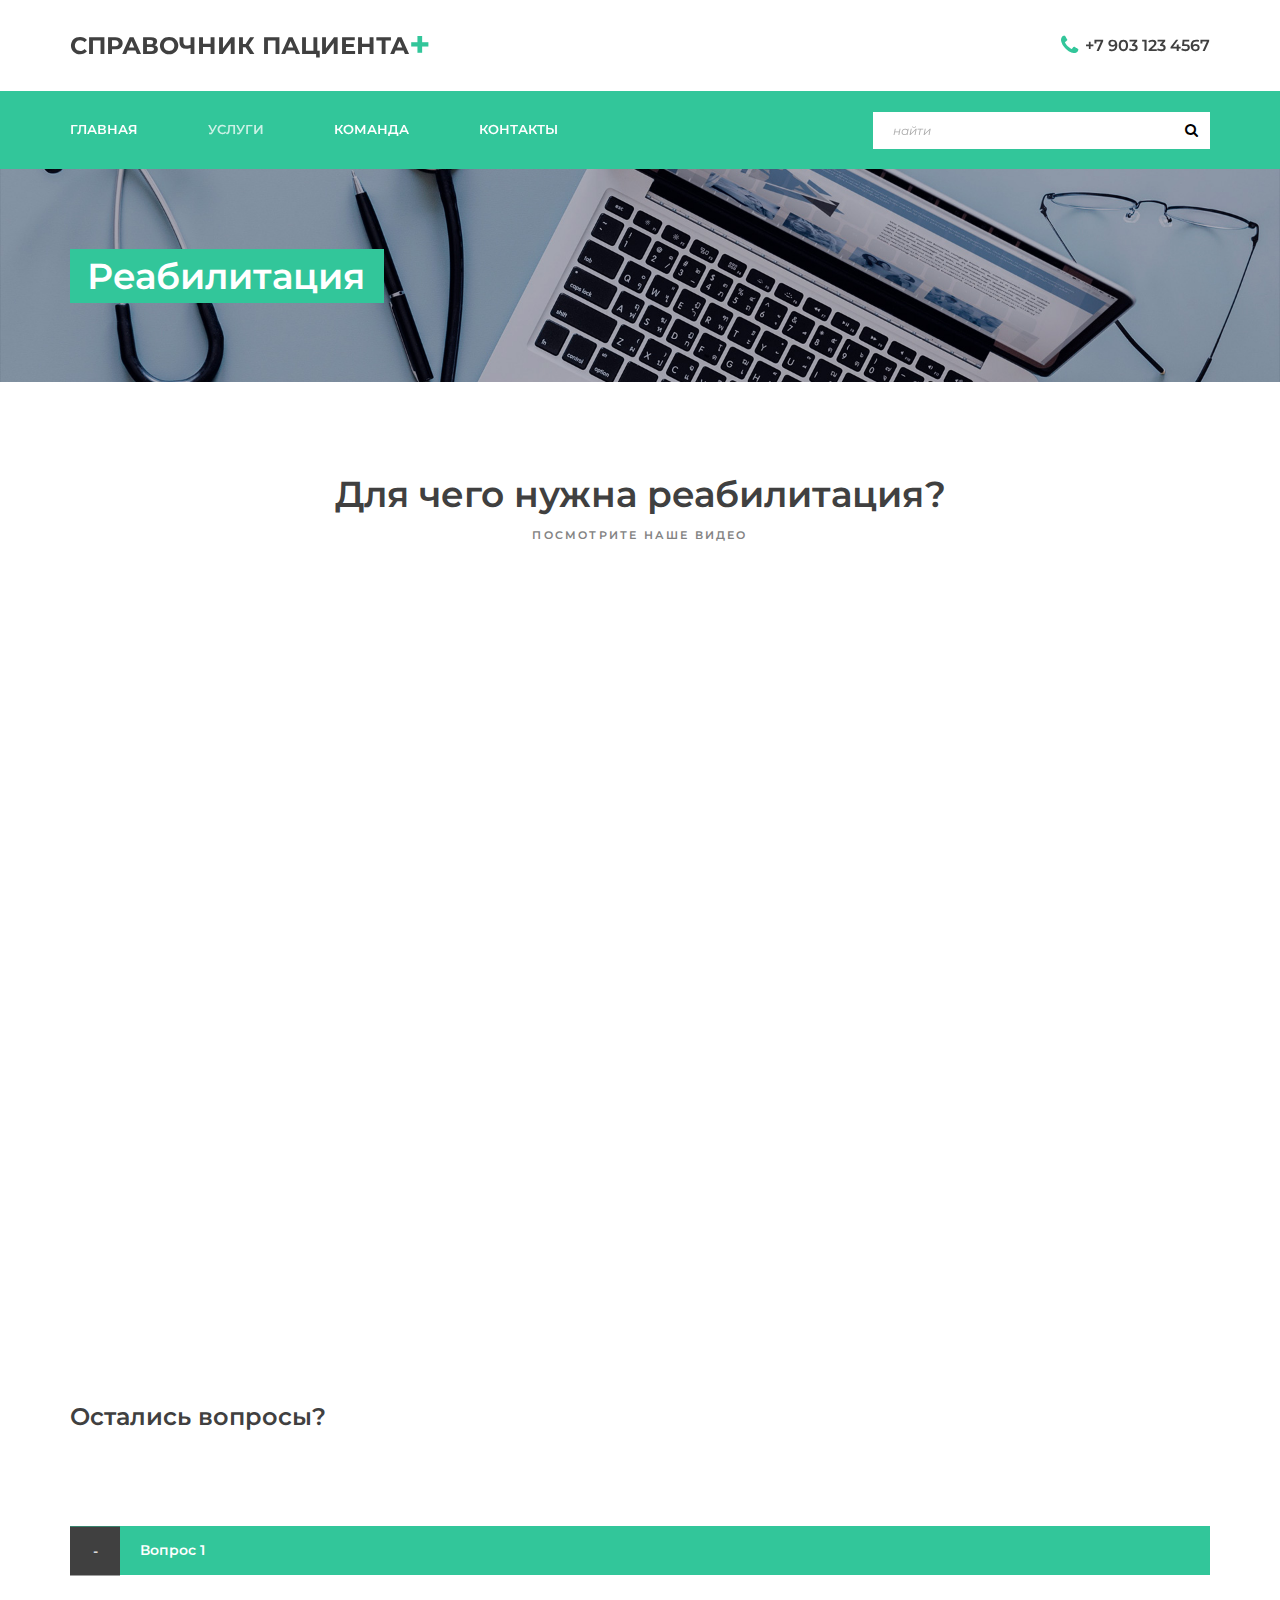
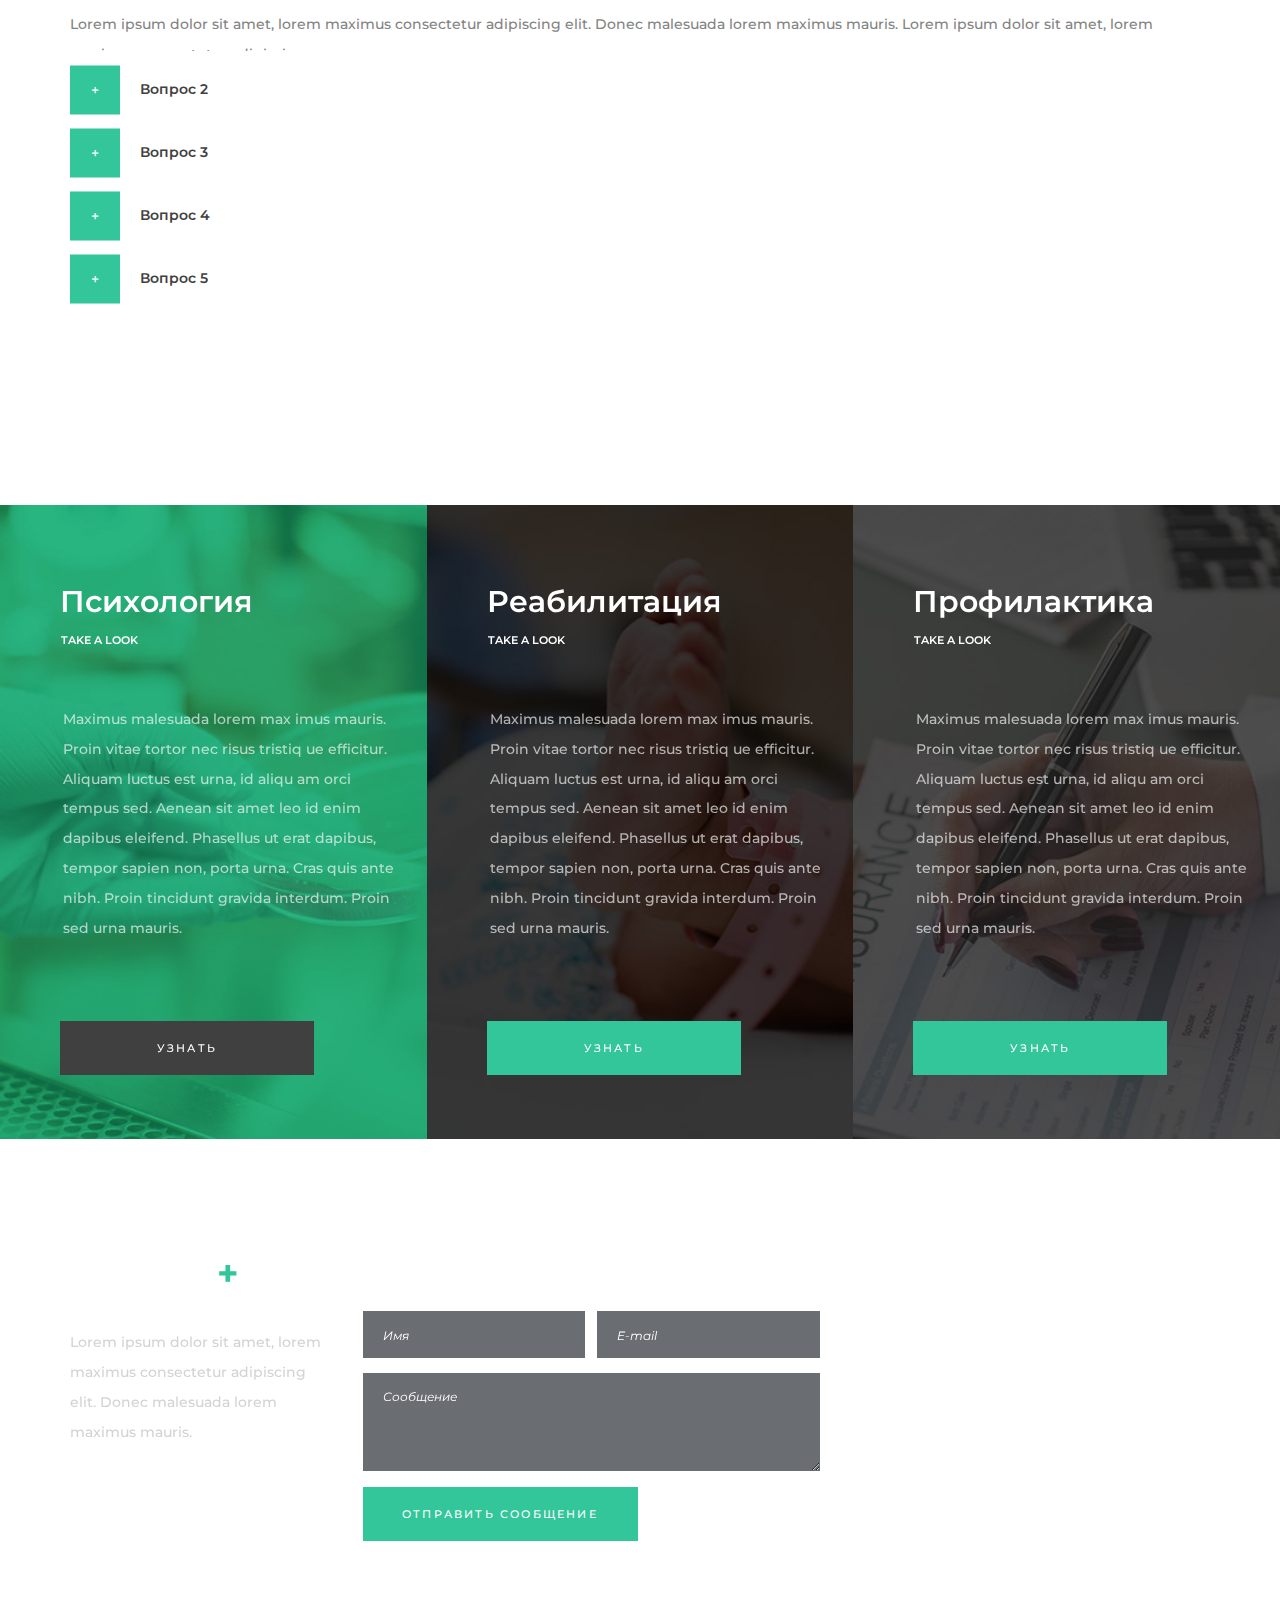
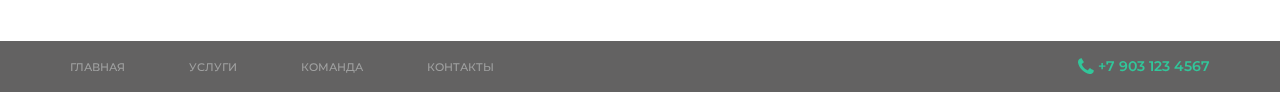
<file: rehab.html>
<!DOCTYPE html>
<html lang="en">
<head>
<title>Реабилитация</title>
<meta charset="utf-8">
<meta http-equiv="X-UA-Compatible" content="IE=edge">
<meta name="description" content="Health medical template project">
<meta name="viewport" content="width=device-width, initial-scale=1">
<link rel="stylesheet" type="text/css" href="styles/bootstrap4/bootstrap.min.css">
<link href="plugins/font-awesome-4.7.0/css/font-awesome.min.css" rel="stylesheet" type="text/css">
<link rel="stylesheet" type="text/css" href="plugins/OwlCarousel2-2.2.1/owl.carousel.css">
<link rel="stylesheet" type="text/css" href="plugins/OwlCarousel2-2.2.1/owl.theme.default.css">
<link rel="stylesheet" type="text/css" href="plugins/OwlCarousel2-2.2.1/animate.css">
<link rel="stylesheet" type="text/css" href="styles/services.css">
<link rel="stylesheet" type="text/css" href="styles/services_responsive.css">
<link rel="stylesheet" type="text/css" href="styles/elements.css">
<link rel="stylesheet" type="text/css" href="styles/elements_responsive.css">
</head>
<body>

<div class="super_container">

	<!-- Menu -->

	<div class="menu trans_500">
		<div class="menu_content d-flex flex-column align-items-center justify-content-center text-center">
			<div class="menu_close_container"><div class="menu_close"></div></div>
			<form action="#" class="menu_search_form">
				<input type="text" class="menu_search_input" placeholder="Search" required="required">
				<button class="menu_search_button"><i class="fa fa-search" aria-hidden="true"></i></button>
			</form>
			<ul>
					<li class="menu_item"><a href="index.html">Главная</a></li>
					<li class="menu_item"><a href="#">Услуги</a></li>
					<li class="menu_item"><a href="#">Команда</a></li>
					<li class="menu_item"><a href="contact.html">Контакты</a></li>
				</ul>
		</div>
		<div class="menu_social">
			<ul>
				<li><a href="#"><i class="fa fa-pinterest" aria-hidden="true"></i></a></li>
				<li><a href="#"><i class="fa fa-facebook" aria-hidden="true"></i></a></li>
				<li><a href="#"><i class="fa fa-twitter" aria-hidden="true"></i></a></li>
				<li><a href="#"><i class="fa fa-dribbble" aria-hidden="true"></i></a></li>
				<li><a href="#"><i class="fa fa-behance" aria-hidden="true"></i></a></li>
				<li><a href="#"><i class="fa fa-linkedin" aria-hidden="true"></i></a></li>
			</ul>
		</div>
	</div>
	
	<!-- Home -->

	<div class="home">
		<div class="parallax_background parallax-window" data-parallax="scroll" data-image-src="images/services.jpg" data-speed="0.8"></div>

		<!-- Header -->

		<header class="header" id="header">
			<div>
				<div class="header_top">
					<div class="container">
						<div class="row">
							<div class="col">
								<div class="header_top_content d-flex flex-row align-items-center justify-content-start">
									<div class="logo">
										<a href="/">Справочник пациента<span>+</span></a>	
									</div>
									<div class="header_top_extra d-flex flex-row align-items-center justify-content-start ml-auto">
										<div class="header_top_nav">
											<!-- <ul class="d-flex flex-row align-items-center justify-content-start">
												<li><a href="#">Help Desk</a></li>
												<li><a href="#">Emergency Services</a></li>
												<li><a href="#">Appointment</a></li>
											</ul> -->
										</div>
										<div class="header_top_phone">
											<i class="fa fa-phone" aria-hidden="true"></i>
											<span>+7 903 123 4567</span>
										</div>
									</div>
									<div class="hamburger ml-auto"><i class="fa fa-bars" aria-hidden="true"></i></div>
								</div>
							</div>
						</div>
					</div>
				</div>
				<div class="header_nav" id="header_nav_pin">
					<div class="header_nav_inner">
						<div class="header_nav_container">
							<div class="container">
								<div class="row">
									<div class="col">
										<div class="header_nav_content d-flex flex-row align-items-center justify-content-start">
											<nav class="main_nav">
												<ul class="d-flex flex-row align-items-center justify-content-start">
													<li><a href="index.html">Главная</a></li>
													<li class="active"><a href="services.html">Услуги</a></li>
                                                    <li><a href="about.html">Команда</a></li>
													<li><a href="contact.html">Контакты</a></li>
												</ul>
											</nav>
											<div class="search_content d-flex flex-row align-items-center justify-content-end ml-auto">
												<form action="#" id="search_container_form" class="search_container_form">
													<input type="text" class="search_container_input" placeholder="найти" required="required">
													<button class="search_container_button"><i class="fa fa-search" aria-hidden="true"></i></button>
												</form>
											</div>
										</div>
									</div>
								</div>
							</div>
						</div>
					</div>
				</div>	
			</div>
		</header>

		<div class="home_container">
			<div class="container">
				<div class="row">
					<div class="col">
						<div class="home_content">
							<div class="home_title">Реабилитация</div>
						</div>
					</div>
				</div>
			</div>
		</div>
	</div>

	<!-- Services -->

	<div class="services">
			<div class="container">
				<div class="row">
					<div class="col text-center">
						<div class="section_title">Для чего нужна реабилитация?</div>
						<div class="section_subtitle">посмотрите наше видео</div>
						
					</div>
				</div>

				<div class="row">&nbsp;</div>

				<div class="row">
					<div class="embed-responsive embed-responsive-16by9">
  						<iframe class="embed-responsive-item" src="https://www.youtube.com/embed/w07ijl5uRdc?rel=0" allowfullscreen></iframe>
					</div>
				</div>
				
				
				<div class="row">

						<!-- Elements -->

	<div class="elements">
			<div class="container">
				<div class="row">
					<div class="col">
						
	
						<!-- Accordions -->
						<div class="accordions">
							<div class="elements_title">Остались вопросы?</div>
							<div class="accordions_container">
	
								<div class="accordion_container">
									<div class="accordion d-flex flex-row align-items-center active"><div>Вопрос 1</div></div>
									<div class="accordion_panel">
										<div>
											<p>Lorem ipsum dolor sit amet, lorem maximus consectetur adipiscing elit. Donec malesuada lorem maximus mauris. Lorem ipsum dolor sit amet, lorem maximus consectetur adipiscing.</p>
										</div>
									</div>
								</div>
	
								<div class="accordion_container">
									<div class="accordion d-flex flex-row align-items-center"><div>Вопрос 2</div></div>
									<div class="accordion_panel">
										<div>
											<p>Lorem ipsum dolor sit amet, lorem maximus consectetur adipiscing elit. Donec malesuada lorem maximus mauris. Lorem ipsum dolor sit amet, lorem maximus consectetur adipiscing.</p>
										</div>
									</div>
								</div>
	
								<div class="accordion_container">
									<div class="accordion d-flex flex-row align-items-center"><div>Вопрос 3</div></div>
									<div class="accordion_panel">
										<div>
											<p>Lorem ipsum dolor sit amet, lorem maximus consectetur adipiscing elit. Donec malesuada lorem maximus mauris. Lorem ipsum dolor sit amet, lorem maximus consectetur adipiscing.</p>
										</div>
									</div>
								</div>
								
								<div class="accordion_container">
									<div class="accordion d-flex flex-row align-items-center"><div>Вопрос 4</div></div>
									<div class="accordion_panel">
										<div>
											<p>Lorem ipsum dolor sit amet, lorem maximus consectetur adipiscing elit. Donec malesuada lorem maximus mauris. Lorem ipsum dolor sit amet, lorem maximus consectetur adipiscing.</p>
										</div>
									</div>
								</div>

								<div class="accordion_container">
									<div class="accordion d-flex flex-row align-items-center"><div>Вопрос 5</div></div>
									<div class="accordion_panel">
										<div>
											<p>Lorem ipsum dolor sit amet, lorem maximus consectetur adipiscing elit. Donec malesuada lorem maximus mauris. Lorem ipsum dolor sit amet, lorem maximus consectetur adipiscing.</p>
										</div>
									</div>
								</div>
	
							</div>
						</div>
	

					</div>
				</div>
			</div>
		</div>

				</div>

				<!-- <div class="row">
					<div class="col">
						<div class="button services_button ml-auto mr-auto"><a href="#"><span>read more</span><span>read more</span></a></div>
					</div>
				</div> -->
			</div>
		</div>

	<!-- Boxes -->

	<div class="boxes d-flex flex-lg-row flex-column align-items-start justify-content-start">
		
		<!-- Box -->
		<div class="box">
			<div class="background_image" style="background-image:url(images/box_1.jpg)"></div>
			<div class="box_title">Психология</div>
			<div class="box_subtitle">take a look</div>
			<div class="box_text">Maximus malesuada lorem max imus mauris. Proin vitae tortor nec risus tristiq ue efficitur. Aliquam luctus est urna, id aliqu am orci tempus sed. Aenean sit amet leo id enim dapibus eleifend. Phasellus ut erat dapibus, tempor sapien non, porta urna. Cras quis ante nibh. Proin tincidunt gravida interdum. Proin sed urna mauris.</div>
			<div class="button button_2 box_button"><a href="psychology.html"><span>узнать</span><span>узнать</span></a></div>
		</div>

		<!-- Box -->
		<div class="box">
			<div class="background_image" style="background-image:url(images/box_2.jpg)"></div>
			<div class="box_title">Реабилитация</div>
			<div class="box_subtitle">take a look</div>
			<div class="box_text">Maximus malesuada lorem max imus mauris. Proin vitae tortor nec risus tristiq ue efficitur. Aliquam luctus est urna, id aliqu am orci tempus sed. Aenean sit amet leo id enim dapibus eleifend. Phasellus ut erat dapibus, tempor sapien non, porta urna. Cras quis ante nibh. Proin tincidunt gravida interdum. Proin sed urna mauris.</div>
			<div class="button box_button"><a href="rehab.html"><span>узнать</span><span>узнать</span></a></div>
		</div>

		<!-- Box -->
		<div class="box">
			<div class="background_image" style="background-image:url(images/box_3.jpg)"></div>
			<div class="box_title">Профилактика</div>
			<div class="box_subtitle">take a look</div>
			<div class="box_text">Maximus malesuada lorem max imus mauris. Proin vitae tortor nec risus tristiq ue efficitur. Aliquam luctus est urna, id aliqu am orci tempus sed. Aenean sit amet leo id enim dapibus eleifend. Phasellus ut erat dapibus, tempor sapien non, porta urna. Cras quis ante nibh. Proin tincidunt gravida interdum. Proin sed urna mauris.</div>
			<div class="button box_button"><a href="profil.html"><span>узнать</span><span>узнать</span></a></div>
		</div>

	</div>

	

	<!-- Footer -->

	<footer class="footer">
		<div class="parallax_background parallax-window" data-parallax="scroll" data-image-src="images/footer.jpg" data-speed="0.8"></div>
		<div class="footer_content">
			<div class="container">
				<div class="row">

					<!-- Footer About -->
					<div class="col-lg-3 footer_col">
						<div class="footer_about">
							<div class="logo">
								<a href="#">справочник пациента<span>+</span></a>	
							</div>
							<div class="footer_about_text">Lorem ipsum dolor sit amet, lorem maximus consectetur adipiscing elit. Donec malesuada lorem maximus mauris.</div>
							<div class="footer_social">
								<ul class="d-flex flex-row align-items-center justify-content-start">
									<li><a href="#"><i class="fa fa-instagram" aria-hidden="true"></i></a></li>
									<li><a href="#"><i class="fa fa-facebook" aria-hidden="true"></i></a></li>
									<li><a href="#"><i class="fa fa-twitter" aria-hidden="true"></i></a></li>
									<li><a href="#"><i class="fa fa-vk" aria-hidden="true"></i></a></li>
									<!-- <li><a href="#"><i class="fa fa-behance" aria-hidden="true"></i></a></li>
									<li><a href="#"><i class="fa fa-linkedin" aria-hidden="true"></i></a></li> -->
								</ul>
							</div>

						</div>
					</div>
					
					<!-- Footer Contact -->
					<div class="col-lg-5 footer_col">
						<div class="footer_contact">
							<div class="footer_contact_title">Связаться с нами</div>
							<div class="footer_contact_form_container">
								<form action="#" class="footer_contact_form" id="footer_contact_form">
									<div class="d-flex flex-xl-row flex-column align-items-center justify-content-between">
										<input type="text" class="footer_contact_input" placeholder="Имя" required="required">
										<input type="email" class="footer_contact_input" placeholder="E-mail" required="required">
									</div>
									<textarea class="footer_contact_input footer_contact_textarea" placeholder="Сообщение" required="required"></textarea>
									<button class="footer_contact_button">отправить сообщение</button>
								</form>
							</div>
						</div>
					</div>

					<!-- Footer Hours -->
					<!-- <div class="col-lg-4 footer_col">
						<div class="footer_hours">
							<div class="footer_hours_title">Opening Hours</div>
							<ul class="hours_list">
								<li class="d-flex flex-row align-items-center justify-content-start">
									<div>Monday – Thursday</div>
									<div class="ml-auto">8.00 – 19.00</div>
								</li>
								<li class="d-flex flex-row align-items-center justify-content-start">
									<div>Friday</div>
									<div class="ml-auto">8.00 - 18.30</div>
								</li>
								<li class="d-flex flex-row align-items-center justify-content-start">
									<div>Saturday</div>
									<div class="ml-auto">9.30 – 17.00</div>
								</li>
								<li class="d-flex flex-row align-items-center justify-content-start">
									<div>Sunday</div>
									<div class="ml-auto">9.30 – 15.00</div>
								</li>
							</ul>
						</div>
					</div> -->
				</div>
			</div>
		</div>
		<div class="footer_bar">
			<div class="container">
				<div class="row">
					<div class="col">
						<div class="footer_bar_content d-flex flex-sm-row flex-column align-items-lg-center align-items-start justify-content-start">
							<nav class="footer_nav">
								<ul class="d-flex flex-lg-row flex-column align-items-lg-center align-items-start justify-content-start">
									<li class="active"><a href="index.html">Главная</a></li>
                                    <li><a href="services.html">Услуги</a></li>
                                    <li><a href="about.html">Команда</a></li>
									<li><a href="contact.html">Контакты</a></li>
								</ul>
							</nav>
							<div class="footer_links">
								<!-- <ul class="d-flex flex-lg-row flex-column align-items-lg-center align-items-start justify-content-start">
									<li><a href="#">Help Desk</a></li>
									<li><a href="#">Emergency Services</a></li>
									<li><a href="#">Appointment</a></li>
								</ul> -->
							</div>
							<div class="footer_phone ml-lg-auto">
								<i class="fa fa-phone" aria-hidden="true"></i>
								<span>+7 903 123 4567</span>
							</div>
						</div>
					</div>
				</div>
			</div>
		</div>
	</footer>
</div>

<script src="js/jquery-3.3.1.min.js"></script>
<script src="styles/bootstrap4/popper.js"></script>
<script src="styles/bootstrap4/bootstrap.min.js"></script>
<script src="plugins/greensock/TweenMax.min.js"></script>
<script src="plugins/greensock/TimelineMax.min.js"></script>
<script src="plugins/scrollmagic/ScrollMagic.min.js"></script>
<script src="plugins/greensock/animation.gsap.min.js"></script>
<script src="plugins/greensock/ScrollToPlugin.min.js"></script>
<script src="plugins/OwlCarousel2-2.2.1/owl.carousel.js"></script>
<script src="plugins/easing/easing.js"></script>
<script src="plugins/parallax-js-master/parallax.min.js"></script>
<script src="js/services.js"></script>
<script src="js/elements.js"></script>
</body>
</html>
</file>
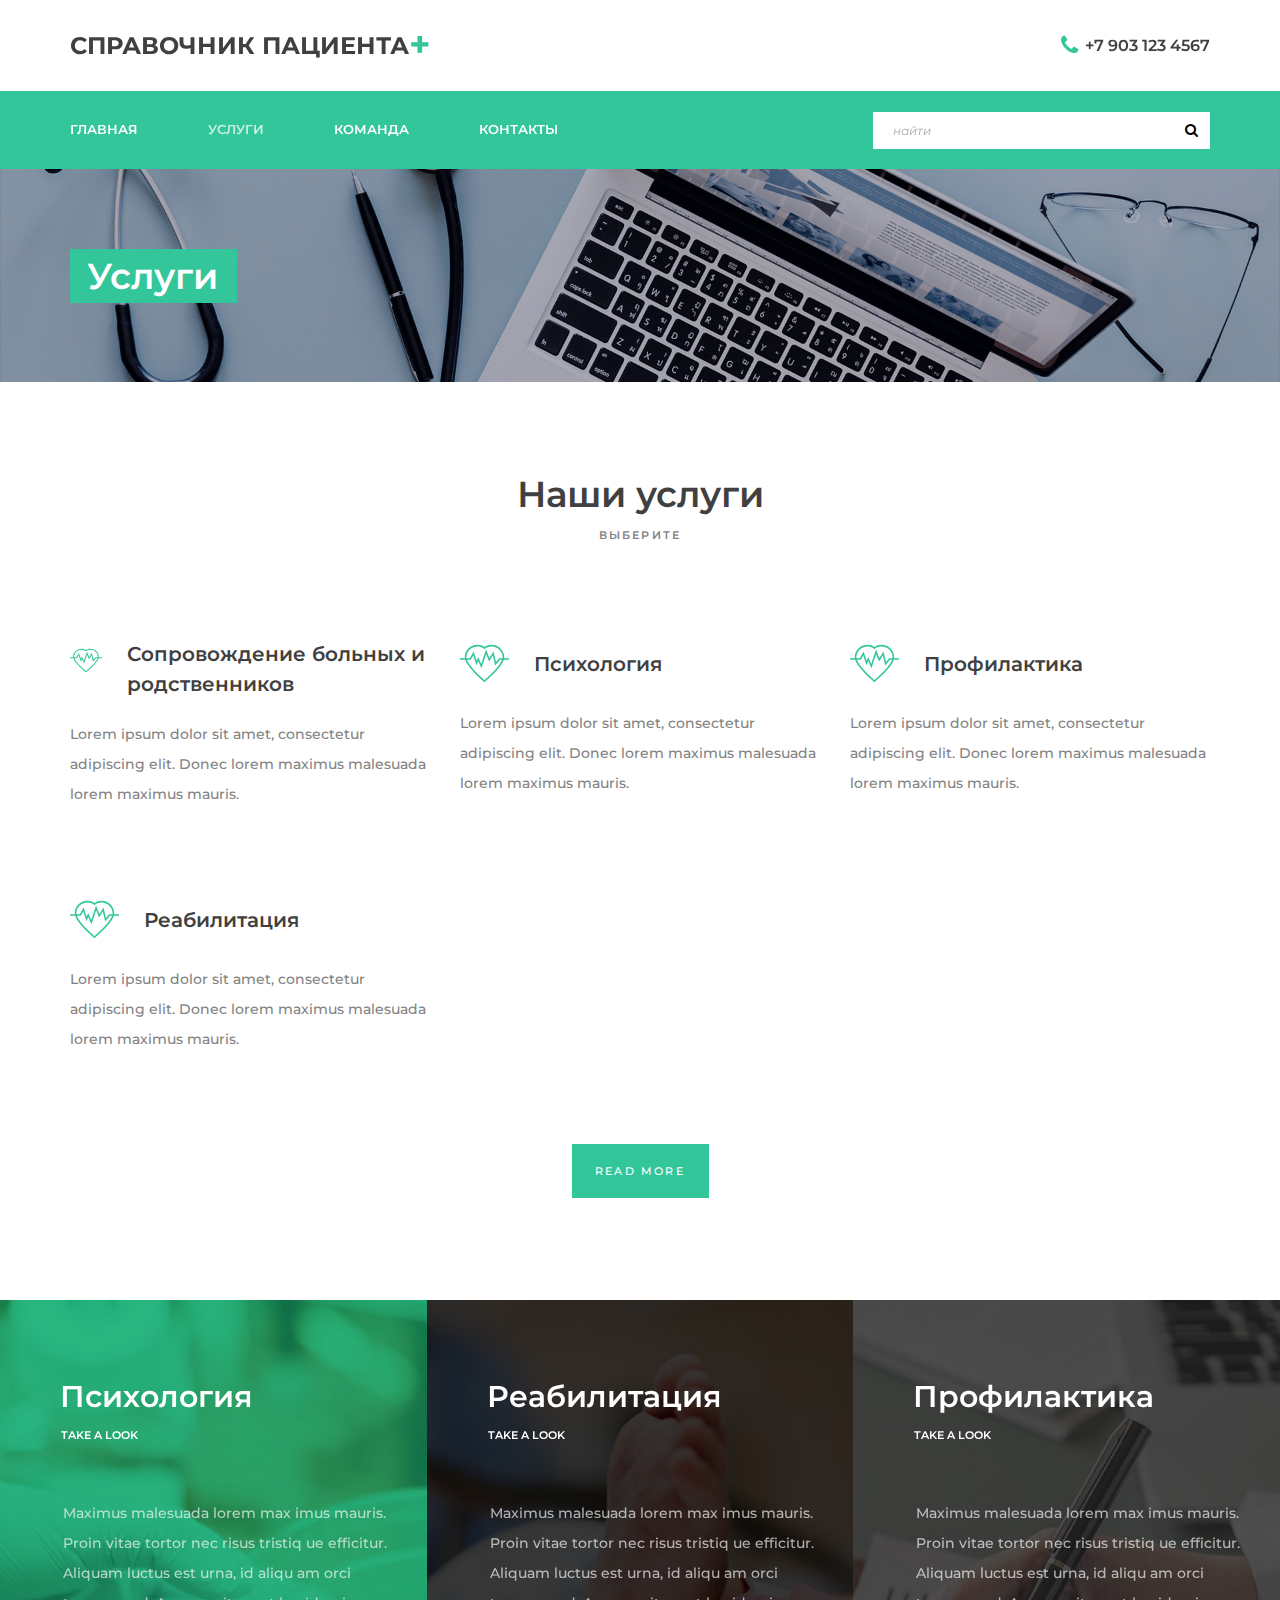
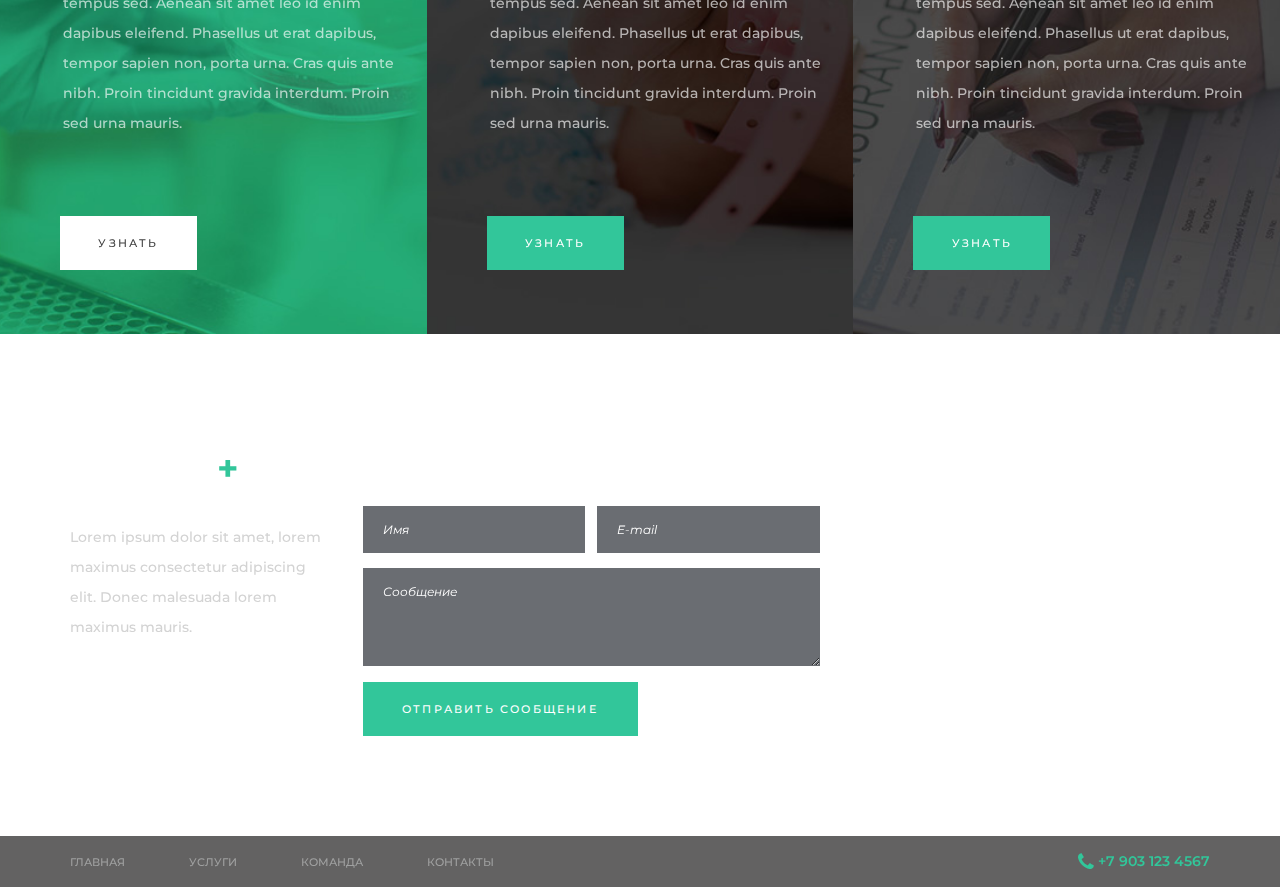
<file: services.html>
<!DOCTYPE html>
<html lang="en">
<head>
<title>Услуги</title>
<meta charset="utf-8">
<meta http-equiv="X-UA-Compatible" content="IE=edge">
<meta name="description" content="Health medical template project">
<meta name="viewport" content="width=device-width, initial-scale=1">
<link rel="stylesheet" type="text/css" href="styles/bootstrap4/bootstrap.min.css">
<link href="plugins/font-awesome-4.7.0/css/font-awesome.min.css" rel="stylesheet" type="text/css">
<link rel="stylesheet" type="text/css" href="plugins/OwlCarousel2-2.2.1/owl.carousel.css">
<link rel="stylesheet" type="text/css" href="plugins/OwlCarousel2-2.2.1/owl.theme.default.css">
<link rel="stylesheet" type="text/css" href="plugins/OwlCarousel2-2.2.1/animate.css">
<link rel="stylesheet" type="text/css" href="styles/services.css">
<link rel="stylesheet" type="text/css" href="styles/services_responsive.css">
</head>
<body>

<div class="super_container">

	<!-- Menu -->

	<div class="menu trans_500">
		<div class="menu_content d-flex flex-column align-items-center justify-content-center text-center">
			<div class="menu_close_container"><div class="menu_close"></div></div>
			<form action="#" class="menu_search_form">
				<input type="text" class="menu_search_input" placeholder="Search" required="required">
				<button class="menu_search_button"><i class="fa fa-search" aria-hidden="true"></i></button>
			</form>
			<ul>
					<li class="menu_item"><a href="index.html">Главная</a></li>
					<li class="menu_item"><a href="#">Услуги</a></li>
					<li class="menu_item"><a href="#">Команда</a></li>
					<li class="menu_item"><a href="contact.html">Контакты</a></li>
				</ul>
		</div>
		<div class="menu_social">
			<ul>
				<li><a href="#"><i class="fa fa-pinterest" aria-hidden="true"></i></a></li>
				<li><a href="#"><i class="fa fa-facebook" aria-hidden="true"></i></a></li>
				<li><a href="#"><i class="fa fa-twitter" aria-hidden="true"></i></a></li>
				<li><a href="#"><i class="fa fa-dribbble" aria-hidden="true"></i></a></li>
				<li><a href="#"><i class="fa fa-behance" aria-hidden="true"></i></a></li>
				<li><a href="#"><i class="fa fa-linkedin" aria-hidden="true"></i></a></li>
			</ul>
		</div>
	</div>
	
	<!-- Home -->

	<div class="home">
		<div class="parallax_background parallax-window" data-parallax="scroll" data-image-src="images/services.jpg" data-speed="0.8"></div>

		<!-- Header -->

		<header class="header" id="header">
			<div>
				<div class="header_top">
					<div class="container">
						<div class="row">
							<div class="col">
								<div class="header_top_content d-flex flex-row align-items-center justify-content-start">
									<div class="logo">
										<a href="/">Справочник пациента<span>+</span></a>	
									</div>
									<div class="header_top_extra d-flex flex-row align-items-center justify-content-start ml-auto">
										<div class="header_top_nav">
											<!-- <ul class="d-flex flex-row align-items-center justify-content-start">
												<li><a href="#">Help Desk</a></li>
												<li><a href="#">Emergency Services</a></li>
												<li><a href="#">Appointment</a></li>
											</ul> -->
										</div>
										<div class="header_top_phone">
											<i class="fa fa-phone" aria-hidden="true"></i>
											<span>+7 903 123 4567</span>
										</div>
									</div>
									<div class="hamburger ml-auto"><i class="fa fa-bars" aria-hidden="true"></i></div>
								</div>
							</div>
						</div>
					</div>
				</div>
				<div class="header_nav" id="header_nav_pin">
					<div class="header_nav_inner">
						<div class="header_nav_container">
							<div class="container">
								<div class="row">
									<div class="col">
										<div class="header_nav_content d-flex flex-row align-items-center justify-content-start">
											<nav class="main_nav">
												<ul class="d-flex flex-row align-items-center justify-content-start">
													<li><a href="index.html">Главная</a></li>
													<li class="active"><a href="services.html">Услуги</a></li>
                                                    <li><a href="about.html">Команда</a></li>
													<li><a href="contact.html">Контакты</a></li>
												</ul>
											</nav>
											<div class="search_content d-flex flex-row align-items-center justify-content-end ml-auto">
												<form action="#" id="search_container_form" class="search_container_form">
													<input type="text" class="search_container_input" placeholder="найти" required="required">
													<button class="search_container_button"><i class="fa fa-search" aria-hidden="true"></i></button>
												</form>
											</div>
										</div>
									</div>
								</div>
							</div>
						</div>
					</div>
				</div>	
			</div>
		</header>

		<div class="home_container">
			<div class="container">
				<div class="row">
					<div class="col">
						<div class="home_content">
							<div class="home_title">Услуги</div>
						</div>
					</div>
				</div>
			</div>
		</div>
	</div>

	<!-- Services -->

	<div class="services">
			<div class="container">
				<div class="row">
					<div class="col text-center">
						<div class="section_title">Наши услуги</div>
						<div class="section_subtitle">выберите</div>
					</div>
				</div>
				<div class="row icon_boxes_row">
					
					<!-- Icon Box -->
					<div class="col-xl-4 col-lg-6">
						<div class="icon_box">
							<div class="icon_box_title_container d-flex flex-row align-items-center justify-content-start">
								<div class="icon_box_icon"><img src="images/icon_1.svg" alt=""></div>
								<div class="icon_box_title">Сопровождение больных и родственников</div>
							</div>
							<div class="icon_box_text">Lorem ipsum dolor sit amet, consectetur adipiscing elit. Donec lorem maximus malesuada lorem maximus mauris.</div>
						</div>
					</div>
	
					<!-- Icon Box -->
					<div class="col-xl-4 col-lg-6">
						<div class="icon_box">
							<div class="icon_box_title_container d-flex flex-row align-items-center justify-content-start">
								<div class="icon_box_icon"><img src="images/icon_1.svg" alt=""></div>
								<div class="icon_box_title">Психология</div>
							</div>
							<div class="icon_box_text">Lorem ipsum dolor sit amet, consectetur adipiscing elit. Donec lorem maximus malesuada lorem maximus mauris.</div>
						</div>
					</div>
	
					<!-- Icon Box -->
					<div class="col-xl-4 col-lg-6">
						<div class="icon_box">
							<div class="icon_box_title_container d-flex flex-row align-items-center justify-content-start">
								<div class="icon_box_icon"><img src="images/icon_1.svg" alt=""></div>
								<div class="icon_box_title">Профилактика</div>
							</div>
							<div class="icon_box_text">Lorem ipsum dolor sit amet, consectetur adipiscing elit. Donec lorem maximus malesuada lorem maximus mauris.</div>
						</div>
					</div>
	
					<!-- Icon Box -->
					<div class="col-xl-4 col-lg-6">
						<div class="icon_box">
							<div class="icon_box_title_container d-flex flex-row align-items-center justify-content-start">
								<div class="icon_box_icon"><img src="images/icon_1.svg" alt=""></div>
								<div class="icon_box_title">Реабилитация</div>
							</div>
							<div class="icon_box_text">Lorem ipsum dolor sit amet, consectetur adipiscing elit. Donec lorem maximus malesuada lorem maximus mauris.</div>
						</div>
					</div>
	
	
	
				</div>
				<div class="row">
					<div class="col">
						<div class="button services_button ml-auto mr-auto"><a href="#"><span>read more</span><span>read more</span></a></div>
					</div>
				</div>
			</div>
		</div>

	<!-- Boxes -->

	<div class="boxes d-flex flex-lg-row flex-column align-items-start justify-content-start">
		
		<!-- Box -->
		<div class="box">
			<div class="background_image" style="background-image:url(images/box_1.jpg)"></div>
			<div class="box_title">Психология</div>
			<div class="box_subtitle">take a look</div>
			<div class="box_text">Maximus malesuada lorem max imus mauris. Proin vitae tortor nec risus tristiq ue efficitur. Aliquam luctus est urna, id aliqu am orci tempus sed. Aenean sit amet leo id enim dapibus eleifend. Phasellus ut erat dapibus, tempor sapien non, porta urna. Cras quis ante nibh. Proin tincidunt gravida interdum. Proin sed urna mauris.</div>
			<div class="button button_2 box_button"><a href="psychology.html"><span>узнать</span><span>узнать</span></a></div>
		</div>

		<!-- Box -->
		<div class="box">
			<div class="background_image" style="background-image:url(images/box_2.jpg)"></div>
			<div class="box_title">Реабилитация</div>
			<div class="box_subtitle">take a look</div>
			<div class="box_text">Maximus malesuada lorem max imus mauris. Proin vitae tortor nec risus tristiq ue efficitur. Aliquam luctus est urna, id aliqu am orci tempus sed. Aenean sit amet leo id enim dapibus eleifend. Phasellus ut erat dapibus, tempor sapien non, porta urna. Cras quis ante nibh. Proin tincidunt gravida interdum. Proin sed urna mauris.</div>
			<div class="button box_button"><a href="rehab.html"><span>узнать</span><span>узнать</span></a></div>
		</div>

		<!-- Box -->
		<div class="box">
			<div class="background_image" style="background-image:url(images/box_3.jpg)"></div>
			<div class="box_title">Профилактика</div>
			<div class="box_subtitle">take a look</div>
			<div class="box_text">Maximus malesuada lorem max imus mauris. Proin vitae tortor nec risus tristiq ue efficitur. Aliquam luctus est urna, id aliqu am orci tempus sed. Aenean sit amet leo id enim dapibus eleifend. Phasellus ut erat dapibus, tempor sapien non, porta urna. Cras quis ante nibh. Proin tincidunt gravida interdum. Proin sed urna mauris.</div>
			<div class="button box_button"><a href="profil.html"><span>узнать</span><span>узнать</span></a></div>
		</div>

	</div>

	<!-- Tabs -->

	

	<!-- Footer -->

	<footer class="footer">
		<div class="parallax_background parallax-window" data-parallax="scroll" data-image-src="images/footer.jpg" data-speed="0.8"></div>
		<div class="footer_content">
			<div class="container">
				<div class="row">

					<!-- Footer About -->
					<div class="col-lg-3 footer_col">
						<div class="footer_about">
							<div class="logo">
								<a href="#">справочник пациента<span>+</span></a>	
							</div>
							<div class="footer_about_text">Lorem ipsum dolor sit amet, lorem maximus consectetur adipiscing elit. Donec malesuada lorem maximus mauris.</div>
							<div class="footer_social">
								<ul class="d-flex flex-row align-items-center justify-content-start">
									<li><a href="#"><i class="fa fa-instagram" aria-hidden="true"></i></a></li>
									<li><a href="#"><i class="fa fa-facebook" aria-hidden="true"></i></a></li>
									<li><a href="#"><i class="fa fa-twitter" aria-hidden="true"></i></a></li>
									<li><a href="#"><i class="fa fa-vk" aria-hidden="true"></i></a></li>
									<!-- <li><a href="#"><i class="fa fa-behance" aria-hidden="true"></i></a></li>
									<li><a href="#"><i class="fa fa-linkedin" aria-hidden="true"></i></a></li> -->
								</ul>
							</div>

						</div>
					</div>
					
					<!-- Footer Contact -->
					<div class="col-lg-5 footer_col">
						<div class="footer_contact">
							<div class="footer_contact_title">Связаться с нами</div>
							<div class="footer_contact_form_container">
								<form action="#" class="footer_contact_form" id="footer_contact_form">
									<div class="d-flex flex-xl-row flex-column align-items-center justify-content-between">
										<input type="text" class="footer_contact_input" placeholder="Имя" required="required">
										<input type="email" class="footer_contact_input" placeholder="E-mail" required="required">
									</div>
									<textarea class="footer_contact_input footer_contact_textarea" placeholder="Сообщение" required="required"></textarea>
									<button class="footer_contact_button">отправить сообщение</button>
								</form>
							</div>
						</div>
					</div>

					<!-- Footer Hours -->
					<!-- <div class="col-lg-4 footer_col">
						<div class="footer_hours">
							<div class="footer_hours_title">Opening Hours</div>
							<ul class="hours_list">
								<li class="d-flex flex-row align-items-center justify-content-start">
									<div>Monday – Thursday</div>
									<div class="ml-auto">8.00 – 19.00</div>
								</li>
								<li class="d-flex flex-row align-items-center justify-content-start">
									<div>Friday</div>
									<div class="ml-auto">8.00 - 18.30</div>
								</li>
								<li class="d-flex flex-row align-items-center justify-content-start">
									<div>Saturday</div>
									<div class="ml-auto">9.30 – 17.00</div>
								</li>
								<li class="d-flex flex-row align-items-center justify-content-start">
									<div>Sunday</div>
									<div class="ml-auto">9.30 – 15.00</div>
								</li>
							</ul>
						</div>
					</div> -->
				</div>
			</div>
		</div>
		<div class="footer_bar">
			<div class="container">
				<div class="row">
					<div class="col">
						<div class="footer_bar_content d-flex flex-sm-row flex-column align-items-lg-center align-items-start justify-content-start">
							<nav class="footer_nav">
								<ul class="d-flex flex-lg-row flex-column align-items-lg-center align-items-start justify-content-start">
									<li class="active"><a href="index.html">Главная</a></li>
                                    <li><a href="services.html">Услуги</a></li>
                                    <li><a href="about.html">Команда</a></li>
									<li><a href="contact.html">Контакты</a></li>
								</ul>
							</nav>
							<div class="footer_links">
								<!-- <ul class="d-flex flex-lg-row flex-column align-items-lg-center align-items-start justify-content-start">
									<li><a href="#">Help Desk</a></li>
									<li><a href="#">Emergency Services</a></li>
									<li><a href="#">Appointment</a></li>
								</ul> -->
							</div>
							<div class="footer_phone ml-lg-auto">
								<i class="fa fa-phone" aria-hidden="true"></i>
								<span>+7 903 123 4567</span>
							</div>
						</div>
					</div>
				</div>
			</div>
		</div>
	</footer>
</div>

<script src="js/jquery-3.3.1.min.js"></script>
<script src="styles/bootstrap4/popper.js"></script>
<script src="styles/bootstrap4/bootstrap.min.js"></script>
<script src="plugins/greensock/TweenMax.min.js"></script>
<script src="plugins/greensock/TimelineMax.min.js"></script>
<script src="plugins/scrollmagic/ScrollMagic.min.js"></script>
<script src="plugins/greensock/animation.gsap.min.js"></script>
<script src="plugins/greensock/ScrollToPlugin.min.js"></script>
<script src="plugins/OwlCarousel2-2.2.1/owl.carousel.js"></script>
<script src="plugins/easing/easing.js"></script>
<script src="plugins/parallax-js-master/parallax.min.js"></script>
<script src="js/services.js"></script>
</body>
</html>
</file>
<file: styles/about.css>
@charset "utf-8";
/* CSS Document */

/******************************

[Table of Contents]

1. Fonts
2. Body and some general stuff
3. Header
4. Menu
5. Home
6. About
7. Milestones
8. Call To Action
9. Doctors
10. Footer


******************************/

/***********
1. Fonts
***********/

@import url('https://fonts.googleapis.com/css?family=Montserrat:300,300i,400,400i,500,500i,600,600i,700,700i,800,900');

/*********************************
2. Body and some general stuff
*********************************/

*
{
	margin: 0;
	padding: 0;
	-webkit-font-smoothing: antialiased;
	-webkit-text-shadow: rgba(0,0,0,.01) 0 0 1px;
	text-shadow: rgba(0,0,0,.01) 0 0 1px;
}
body
{
	font-family: 'Montserrat', sans-serif;
	font-size: 14px;
	font-weight: 400;
	background: #FFFFFF;
	color: #a5a5a5;
}
div
{
	display: block;
	position: relative;
	-webkit-box-sizing: border-box;
    -moz-box-sizing: border-box;
    box-sizing: border-box;
}
ul
{
	list-style: none;
	margin-bottom: 0px;
}
p
{
	font-family: 'Montserrat', sans-serif;
	font-size: 14px;
	line-height: 2.14;
	font-weight: 400;
	color: #838383;
	-webkit-font-smoothing: antialiased;
	-webkit-text-shadow: rgba(0,0,0,.01) 0 0 1px;
	text-shadow: rgba(0,0,0,.01) 0 0 1px;
}
p a
{
	display: inline;
	position: relative;
	color: inherit;
	border-bottom: solid 1px #ffa07f;
	-webkit-transition: all 200ms ease;
	-moz-transition: all 200ms ease;
	-ms-transition: all 200ms ease;
	-o-transition: all 200ms ease;
	transition: all 200ms ease;
}
p:last-of-type
{
	margin-bottom: 0;
}
a, a:hover, a:visited, a:active, a:link
{
	text-decoration: none;
	-webkit-font-smoothing: antialiased;
	-webkit-text-shadow: rgba(0,0,0,.01) 0 0 1px;
	text-shadow: rgba(0,0,0,.01) 0 0 1px;
}
p a:active
{
	position: relative;
	color: #FF6347;
}
p a:hover
{
	color: #FFFFFF;
	background: #ffa07f;
}
p a:hover::after
{
	opacity: 0.2;
}
::selection
{
	background: #32c69a;
	color: #FFFFFF;
}
p::selection
{
	
}
h1{font-size: 48px;}
h2{font-size: 36px;}
h3{font-size: 24px;}
h4{font-size: 18px;}
h5{font-size: 14px;}
h1, h2, h3, h4, h5, h6
{
	font-family: 'Montserrat', sans-serif;
	-webkit-font-smoothing: antialiased;
	-webkit-text-shadow: rgba(0,0,0,.01) 0 0 1px;
	text-shadow: rgba(0,0,0,.01) 0 0 1px;
}
h1::selection, 
h2::selection, 
h3::selection, 
h4::selection, 
h5::selection, 
h6::selection
{
	
}
.form-control
{
	color: #db5246;
}
section
{
	display: block;
	position: relative;
	box-sizing: border-box;
}
.clear
{
	clear: both;
}
.clearfix::before, .clearfix::after
{
	content: "";
	display: table;
}
.clearfix::after
{
	clear: both;
}
.clearfix
{
	zoom: 1;
}
.float_left
{
	float: left;
}
.float_right
{
	float: right;
}
.trans_200
{
	-webkit-transition: all 200ms ease;
	-moz-transition: all 200ms ease;
	-ms-transition: all 200ms ease;
	-o-transition: all 200ms ease;
	transition: all 200ms ease;
}
.trans_300
{
	-webkit-transition: all 300ms ease;
	-moz-transition: all 300ms ease;
	-ms-transition: all 300ms ease;
	-o-transition: all 300ms ease;
	transition: all 300ms ease;
}
.trans_400
{
	-webkit-transition: all 400ms ease;
	-moz-transition: all 400ms ease;
	-ms-transition: all 400ms ease;
	-o-transition: all 400ms ease;
	transition: all 400ms ease;
}
.trans_500
{
	-webkit-transition: all 500ms ease;
	-moz-transition: all 500ms ease;
	-ms-transition: all 500ms ease;
	-o-transition: all 500ms ease;
	transition: all 500ms ease;
}
.fill_height
{
	height: 100%;
}
.super_container
{
	width: 100%;
	overflow: hidden;
}
.prlx_parent
{
	overflow: hidden;
}
.prlx
{
	height: 130% !important;
}
.parallax-window
{
    min-height: 400px;
    background: transparent;
}
.parallax_background
{
	position: absolute;
	top: 0;
	left: 0;
	width: 100%;
	height: 100%;
}
.background_image
{
	position: absolute;
	top: 0;
	left: 0;
	width: 100%;
	height: 100%;
	background-repeat: no-repeat;
	background-size: cover;
	background-position: center center;
}
.nopadding
{
	padding: 0px !important;
}
.button
{
	width: 137px;
	height: 54px;
	background: #32c69a;
	overflow: hidden;
}
.button a
{
	display: block;
	position: relative;
	width: 100%;
	height: 100%;
	text-align: center;
}
.button a span
{
	font-size: 11px;
	font-weight: 500;
	color: #FFFFFF;
	line-height: 54px;
	letter-spacing: 0.2em;
	text-transform: uppercase;
	white-space: nowrap;
	-webkit-transition: all 400ms ease;
	-moz-transition: all 400ms ease;
	-ms-transition: all 400ms ease;
	-o-transition: all 400ms ease;
	transition: all 400ms ease;
}
.button a span:first-child
{
	position: absolute;
	top: 50%;
	left: 50%;
	-webkit-transform: translate(-50%, -50%);
	-moz-transform: translate(-50%, -50%);
	-ms-transform: translate(-50%, -50%);
	-o-transform: translate(-50%, -50%);
	transform: translate(-50%, -50%);
}
.button a span:last-child
{
	position: absolute;
	left: 50%;
	-webkit-transform: translateX(-50%);
	-moz-transform: translateX(-50%);
	-ms-transform: translateX(-50%);
	-o-transform: translateX(-50%);
	transform: translateX(-50%);
	top: 100%;
	font-size: 9px;
	opacity: 0;
}
.button:hover a span:first-child
{
	top: -10%;
	font-size: 9px;
	opacity: 0;
}
.button:hover a span:last-child
{
	top: 50%;
	-webkit-transform: translate(-50%, -50%);
	-moz-transform: translate(-50%, -50%);
	-ms-transform: translate(-50%, -50%);
	-o-transform: translate(-50%, -50%);
	transform: translate(-50%, -50%);
	font-size: 11px;
	opacity: 1;
}
.section_title
{
	font-size: 36px;
	font-weight: 600;
	color: #404040;
	line-height: 0.75;
}
.section_subtitle
{
	font-size: 11px;
	font-weight: 600;
	color: #838383;
	line-height: 0.75;
	letter-spacing: 0.2em;
	text-transform: uppercase;
	margin-top: 23px;
}

/*********************************
3. Header
*********************************/

.header
{
	position: absolute;
	top: 0;
	left: 0;
	width: 100%;
	background: #FFFFFF;
	z-index: 100;
}
.header.scrolled
{
	position: fixed;
	top: -91px;
	left: 0;
}
.header_top
{
	width: 100%;
	z-index: 2;
}
.header_top_content
{
	height: 91px;
	-webkit-transition: all 200ms ease;
	-moz-transition: all 200ms ease;
	-ms-transition: all 200ms ease;
	-o-transition: all 200ms ease;
	transition: all 200ms ease;
}
.logo a
{
	line-height: 0.75;
	color: #404040;
	font-size: 24px;
	font-weight: 700;
	text-transform: uppercase;
}
.logo a span
{
	position: relative;
	font-size: 36px;
	color: #32c69a;
	line-height: 0.75;
	vertical-align: text-top;
}
.header_top_nav ul li
{
	position: relative;
}
.header_top_nav ul li:not(:last-child)::after
{
	content: '|';
	margin-left: 12px;
	margin-right: 12px;
}
.header_top_nav ul li a
{
	font-size: 14px;
	font-weight: 500;
	color: #838383;
	-webkit-transition: all 200ms ease;
	-moz-transition: all 200ms ease;
	-ms-transition: all 200ms ease;
	-o-transition: all 200ms ease;
	transition: all 200ms ease;
}
.header_top_nav ul li a:hover
{
	color: #32c69a;
}
.header_top_phone
{
	margin-left: 44px;
}
.header_top_phone i
{
	font-size: 22px;
	color: #32c69a;
	vertical-align: middle;
	transform: translateY(-1px);
}
.header_top_phone span
{
	font-size: 16px;
	font-weight: 600;
	color: #404040;
	margin-left: 3px;
	vertical-align: middle;
}
.hamburger
{
	display: none;
	cursor: pointer;
}
.hamburger i
{
	font-size: 18px;
	color: #4c4c4c;
	-webkit-transition: all 200ms ease;
	-moz-transition: all 200ms ease;
	-ms-transition: all 200ms ease;
	-o-transition: all 200ms ease;
	transition: all 200ms ease;
}
.hamburger i:hover
{
	color: #329fec;
}
.header_nav
{
	z-index: 2;
}
.header_nav_inner
{
	width: 100%;
}
.header_nav_container
{
	z-index: 1;
	background: #32c69a;
}
.header_nav_content
{
	height: 78px;
}
.main_nav
{
	height: 100%;
}
.main_nav ul
{
	height: 100%;
}
.main_nav ul li
{
	position: relative;
}
.main_nav ul li:not(:last-child)
{
	margin-right: 70px;
}
.main_nav ul li a
{
	display: block;
	position: relative;
	height: 100%;
	font-size: 13px;
	font-weight: 600;
	color: #FFFFFF;
	z-index: 1;
	text-transform: uppercase;
	-webkit-transition: all 200ms ease;
	-moz-transition: all 200ms ease;
	-ms-transition: all 200ms ease;
	-o-transition: all 200ms ease;
	transition: all 200ms ease;
}
.main_nav ul li a:hover,
.main_nav ul li.active a
{
	color: rgba(255,255,255,0.75);
}
.search_content
{
	height: 60px;
}
.search_container_form
{
	position: relative;
	width: 337px;
}
.search_container_input
{
	width: 100%;
	height: 37px;
	border: none;
	outline: none;
	padding-left: 20px;
}
.search_container_input::-webkit-input-placeholder
{
	font-size: 12px !important;
	font-weight: 400 !important;
	font-style: italic;
	color: #ababab !important;
}
.search_container_input:-moz-placeholder
{
	font-size: 12px !important;
	font-weight: 400 !important;
	font-style: italic;
	color: #ababab !important;
}
.search_container_input::-moz-placeholder
{
	font-size: 12px !important;
	font-weight: 400 !important;
	font-style: italic;
	color: #ababab !important;
} 
.search_container_input:-ms-input-placeholder
{ 
	font-size: 12px !important;
	font-weight: 400 !important;
	font-style: italic;
	color: #ababab !important;
}
.search_container_input::input-placeholder
{
	font-size: 12px !important;
	font-weight: 400 !important;
	font-style: italic;
	color: #ababab !important;
}
.search_container_button
{
	position: absolute;
	top: 0;
	right: 0;
	width: 37px;
	height: 37px;
	border: none;
	outline: none;
	cursor: pointer;
	background: #FFFFFF;
}
.header_search
{
	display: inline-block;
	vertical-align: middle;
	padding: 10px;
	cursor: pointer;
}
.header_search i
{
	color: #4c4c4c;
	-webkit-transition: all 200ms ease;
	-moz-transition: all 200ms ease;
	-ms-transition: all 200ms ease;
	-o-transition: all 200ms ease;
	transition: all 200ms ease;
}
.header_search:hover i
{
	color: #329fec;
}

/*********************************
4. Menu
*********************************/

.menu
{
	position: fixed;
	width: 100vw;
	height: 100vh;
	background: rgba(50,198,154,0.95);
	z-index: 101;
	opacity: 0;
	visibility: hidden;
}
.menu.active
{
	opacity: 0.98;
	visibility: visible;
}
.menu_content
{
	width: 100%;
	height: 100%;
}
.menu_content ul
{
	margin-top: 40px;
}
.menu_item
{
	position: relative;
	margin-bottom: 3px;
}
.menu_item:last-child
{
	margin-bottom: 0px;
}
.menu_item a
{
	display: inline-block;
	position: relative;
	font-size: 36px;
	color: #FFFFFF;
	font-weight: 600;
}
.menu_item a::after
{
	display: block;
	position: absolute;
	top: 52%;
	left: 0;
	width: 0;
	height: 4px;
	background: #FFFFFF;
	letter-spacing: 2px;
	content: '';
	z-index: 10;
	pointer-events: none;
	-webkit-transition: all 200ms ease;
	-moz-transition: all 200ms ease;
	-ms-transition: all 200ms ease;
	-o-transition: all 200ms ease;
	transition: all 400ms ease;
}
.menu_item:hover a::after
{
	width: 100%;
}
.menu_close_container
{
	position: absolute;
	top: 94px;
	right: 122px;
	width: 21px;
	height: 21px;
	cursor: pointer;
	-webkit-transform: rotate(45deg);
	-moz-transform: rotate(45deg);
	-ms-transform: rotate(45deg);
	-o-transform: rotate(45deg);
	transform: rotate(45deg);
}
.menu_close
{
	top: 9px;
	width: 21px;
	height: 3px;
	background: #FFFFFF;
	-webkit-transition: all 200ms ease;
	-moz-transition: all 200ms ease;
	-ms-transition: all 200ms ease;
	-o-transition: all 200ms ease;
	transition: all 200ms ease;
}
.menu_close::after
{
	display: block;
	position: absolute;
	top: -9px;
	left: 9px;
	content: '';
	width: 3px;
	height: 21px;
	background: #FFFFFF;
	-webkit-transition: all 200ms ease;
	-moz-transition: all 200ms ease;
	-ms-transition: all 200ms ease;
	-o-transition: all 200ms ease;
	transition: all 200ms ease;
}
.menu_close_container:hover .menu_close,
.menu_close_container:hover .menu_close::after
{
	background: rgba(255,255,255,0.7);
}
.menu_search_form
{
	position: relative;
	width: 300px;
}
.menu_search_input
{
	width: 100%;
	height: 40px;
	background: rgba(255,255,255,0.9);
	border: none;
	outline: none;
	padding-left: 20px;
}
.menu_search_input::-webkit-input-placeholder
{
	font-size: 12px !important;
	font-weight: 400 !important;
	font-style: italic;
	color: #ababab !important;
}
.menu_search_input:-moz-placeholder
{
	font-size: 12px !important;
	font-weight: 400 !important;
	font-style: italic;
	color: #ababab !important;
}
.menu_search_input::-moz-placeholder
{
	font-size: 12px !important;
	font-weight: 400 !important;
	font-style: italic;
	color: #ababab !important;
} 
.menu_search_input:-ms-input-placeholder
{ 
	font-size: 12px !important;
	font-weight: 400 !important;
	font-style: italic;
	color: #ababab !important;
}
.menu_search_input::input-placeholder
{
	font-size: 12px !important;
	font-weight: 400 !important;
	font-style: italic;
	color: #ababab !important;
}
.menu_search_button
{
	position: absolute;
	top: 0;
	right: 0;
	width: 40px;
	height: 40px;
	background: transparent;
	border: none;
	outline: none;
}
.menu_social
{
	position: absolute;
	left: 50%;
	-webkit-transform: translateX(-50%);
	-moz-transform: translateX(-50%);
	-ms-transform: translateX(-50%);
	-o-transform: translateX(-50%);
	transform: translateX(-50%);
	bottom: 15px;
}
.menu_social ul
{
	display: inline-block;
	margin-left: 25px;
	white-space: nowrap;
}
.menu_social ul li
{
	display: inline-block;
}
.menu_social ul li:not(:last-child)
{
	margin-right: 15px;
}
.menu_social ul li a i
{
	color: rgba(255,255,255,0.7);
	-webkit-transition: all 200ms ease;
	-moz-transition: all 200ms ease;
	-ms-transition: all 200ms ease;
	-o-transition: all 200ms ease;
	transition: all 200ms ease;
	padding: 5px;
}
.menu_social ul li a i:hover
{
	color: rgba(255,255,255,1);
}

/*********************************
5. Home
*********************************/

.home
{
	width: 100%;
	height: 382px;
}
.home_container
{
	position: absolute;
	bottom: 79px;
	left: 0;
	width: 100%;
}
.home_content
{

}
.home_title
{
	display: inline-block;
	height: 54px;
	font-size: 36px;
	font-weight: 600;
	line-height: 54px;
	text-align: center;
	color: #FFFFFF;
	background: #32c69a;
	padding-left: 17px;
	padding-right: 19px;
}

/*********************************
6. About
*********************************/

.about
{
	width: 100%;
	background: #FFFFFF;
	padding-top: 100px;
	padding-bottom: 113px;
}
.about_row
{
	margin-top: 89px;
}
.about_text_highlight
{
	font-size: 16px;
	font-weight: 700;
	color: #404040;
	margin-top: 28px;
}
.about_text
{
	margin-top: 13px;
}
.about_image
{
	position: absolute;
	top: 50%;
	-webkit-transform: translateY(-50%);
	-moz-transform: translateY(-50%);
	-ms-transform: translateY(-50%);
	-o-transform: translateY(-50%);
	transform: translateY(-50%);
	right: 25px;
}
.about_button
{
	margin-top: 49px;
}

/*********************************
7. Milestones
*********************************/

.milestones
{
	width: 100%;
	background: #f5f6f8;
	padding-top: 88px;
	padding-bottom: 93px;
}
.milestone
{
	width: 100%;
}
.milestone_icon
{
	display: inline-block;
	height: 65px;
	width: 65px;
}
.milestone_icon img
{
	max-width: 100%;
}
.milestone_content
{
	padding-left: 29px;
}
.milestone_counter
{
	font-size: 48px;
	font-weight: 600;
	color: #404040;
	line-height: 0.75;
}
.milestone_text
{
	font-size: 16px;
	font-weight: 600;
	color: #c1c1c1;
	margin-top: 12px;
	line-height: 1.2;
}

/*********************************
8. Call To Action
*********************************/

.cta
{
	width: 100%;
	padding-top: 77px;
	padding-bottom: 74px;
}
.cta_content
{
	width: 100%;
}
.cta_title
{
	font-size: 30px;
	font-weight: 600;
	color: #FFFFFF;
	line-height: 1.2;
}
.cta_subtitle
{
	font-size: 14px;
	font-weight: 500;
	color: rgba(255,255,255,0.76);
	line-height: 1.5;
	margin-top: 14px;
}
.cta_button
{
	width: 141px;
	margin-top: 7px;
}

/*********************************
9. Doctors
*********************************/

.doctors
{
	width: 100%;
	background: #FFFFFF;
	padding-top: 97px;
	padding-bottom: 210px;
}
.doctors_row
{
	margin-top: 100px;
}
.doctor
{
	width: 100%;
	background: #FFFFFF;
	margin-bottom: 50px;
	-webkit-transition: all 200ms ease;
	-moz-transition: all 200ms ease;
	-ms-transition: all 200ms ease;
	-o-transition: all 200ms ease;
	transition: all 200ms ease;
}
.doctor::after
{
	display: block;
	position: absolute;
	top: 0;
	left: 0;
	width: 100%;
	height: 100%;
	border: solid 4px #32c69a;
	background: transparent;
	content: '';
	pointer-events: none;
	visibility: hidden;
	opacity: 0;
	-webkit-transition: all 200ms ease;
	-moz-transition: all 200ms ease;
	-ms-transition: all 200ms ease;
	-o-transition: all 200ms ease;
	transition: all 200ms ease;
}
.doctor:hover::after
{
	visibility: visible;
	opacity: 1;
}
.doctor:hover
{
	box-shadow: 0px 38px 46px rgba(0,0,0,0.3);
	background: #f4f8fb;
}
.doctor_image
{
	width: 100%;
}
.doctor_image img
{
	max-width: 100%;
}
.doctor_content
{
	width: 100%;
	padding-left: 29px;
	padding-top: 29px;
	padding-bottom: 29px;
}
.doctor_content::after
{
	display: block;
	position: absolute;
	left: 0;
	bottom: 0;
	width: 100%;
	height: 4px;
	background: #32c69a;
	content: '';
}
.doctor_name
{
	line-height: 0.75;
}
.doctor_name a
{
	font-size: 20px;
	font-weight: 600;
	color: #404040;
	line-height: 0.75;
	-webkit-transition: all 200ms ease;
	-moz-transition: all 200ms ease;
	-ms-transition: all 200ms ease;
	-o-transition: all 200ms ease;
	transition: all 200ms ease;
}
.doctor_name a:hover
{
	color: #32c69a;
}
.doctor_title
{
	font-size: 12px;
	font-weight: 500;
	color: #838383;
	line-height: 0.75;
	margin-top: 17px;
}
.doctor_link
{
	position: absolute;
	bottom: 0;
	right: 0;
	width: 33px;
	height: 34px;
	background: #32c69a;
	text-align: center;
	visibility: hidden;
	opacity: 0;
	-webkit-transition: all 200ms ease;
	-moz-transition: all 200ms ease;
	-ms-transition: all 200ms ease;
	-o-transition: all 200ms ease;
	transition: all 200ms ease;
}
.doctor_link a
{
	display: block;
	line-height: 34px;
	font-size: 30px;
	color: #FFFFFF;
}
.doctor:hover .doctor_link
{
	visibility: visible;
	opacity: 1;
}
.doctors_button
{
	width: 181px;
	margin-top: 50px;
}
.doctors_image
{
	position: absolute;
	left: 50%;
	bottom: 0;
	-webkit-transform: translateX(-50%);
	-moz-transform: translateX(-50%);
	-ms-transform: translateX(-50%);
	-o-transform: translateX(-50%);
	transform: translateX(-50%);
}

/*********************************
10. Footer
*********************************/

.footer
{
	display: block;
	position: relative;
	width: 100%;
	padding-top: 64px;
}
.footer_content
{
	padding-bottom: 100px;
}
.footer_about
{
	padding-top: 34px;
}
.footer .logo a
{
	color: #FFFFFF;
}
.footer_about_text
{
	font-size: 14px;
	font-weight: 500;
	color: #d3d3d3;
	line-height: 2.14;
	margin-top: 39px;
}
.footer_social
{
	margin-top: 30px;
}
.footer_social ul li:not(:last-child)
{
	margin-right: 30px;
}
.footer_social ul li a i
{
	color: #FFFFFF;
}
.copyright
{
	font-size: 12px;
	font-style: italic;
	color: rgba(255,255,255,0.48);
	margin-top: 54px;
}
.footer_contact
{
	padding-top: 35px;
}
.footer_contact_title
{
	font-size: 20px;
	font-weight: 600;
	color: #FFFFFF;
}
.footer_contact_form_container
{
	margin-top: 43px;
}
.footer_contact_form div input
{
	width: calc((100% - 12px) / 2);
}
.footer_contact_input
{
	width: 100%;
	height: 47px;
	background: #6a6d72;
	border: none;
	outline: none;
	padding-left: 20px;
	margin-bottom: 15px;
	color: #FFFFFF;
	font-weight: 500;
}
.footer_contact_input::-webkit-input-placeholder
{
	font-size: 12px !important;
	font-weight: 400 !important;
	font-style: italic;
	color: #FFFFFF !important;
}
.footer_contact_input:-moz-placeholder
{
	font-size: 12px !important;
	font-weight: 400 !important;
	font-style: italic;
	color: #FFFFFF !important;
}
.footer_contact_input::-moz-placeholder
{
	font-size: 12px !important;
	font-weight: 400 !important;
	font-style: italic;
	color: #FFFFFF !important;
} 
.footer_contact_input:-ms-input-placeholder
{ 
	font-size: 12px !important;
	font-weight: 400 !important;
	font-style: italic;
	color: #FFFFFF !important;
}
.footer_contact_input::input-placeholder
{
	font-size: 12px !important;
	font-weight: 400 !important;
	font-style: italic;
	color: #FFFFFF !important;
}
.footer_contact_textarea
{
	height: 98px;
	padding-top: 15px;
}
.footer_contact_button
{
	width: 275px;
	height: 54px;
	background: #32c69a;
	border: none;
	outline: none;
	cursor: pointer;
	color: #FFFFFF;
	font-size: 11px;
	font-weight: 500;
	letter-spacing: 0.2em;
	text-transform: uppercase;
	margin-top: -5px;
}
.footer_hours
{
	background: rgba(22,22,23,0.61);
	padding-left: 27px;
	padding-top: 35px;
	padding-bottom: 60px;
	padding-right: 30px;
}
.footer_hours_title
{
	font-size: 20px;
	font-weight: 600;
	color: #FFFFFF;
}
.hours_list
{
	margin-top: 47px;
}
.hours_list li div
{
	font-size: 14px;
	font-weight: 500;
	color: #FFFFFF;
}
.hours_list li:not(:last-child)
{
	margin-bottom: 27px;
}
.footer_bar
{
	width: 100%;
	background: rgba(18,17,17,0.66);
}
.footer_bar_content
{
	width: 100%;
	height: 51px;
}
.footer_nav ul li:not(:last-child)
{
	margin-right: 64px;
}
.footer_nav ul li a
{
	font-size: 11px;
	font-weight: 500;
	color: #a0a1a1;
	text-transform: uppercase;
	-webkit-transition: all 200ms ease;
	-moz-transition: all 200ms ease;
	-ms-transition: all 200ms ease;
	-o-transition: all 200ms ease;
	transition: all 200ms ease;
}
.footer_nav ul li a:hover
{
	color: #32c69a;
}
.footer_links
{
	margin-left: 84px;
}
.footer_links ul li
{
	position: relative;
}
.footer_links ul li:not(:last-child)::after
{
	content: '|';
	margin-left: 9px;
	margin-right: 9px;
}
.footer_links ul li a
{
	font-size: 11px;
	font-weight: 500;
	color: #a0a1a1;
	-webkit-transition: all 200ms ease;
	-moz-transition: all 200ms ease;
	-ms-transition: all 200ms ease;
	-o-transition: all 200ms ease;
	transition: all 200ms ease;
}
.footer_links ul li a:hover
{
	color: #32c69a;
}
.footer_phone span
{
	font-size: 14px;
	font-weight: 600;
	color: #32c69a;
}
.footer_phone i
{
	display: inline-block;
	vertical-align: middle;
	font-size: 20px;
	color: #32c69a;
}
</file>
<file: styles/about_responsive.css>
@charset "utf-8";
/* CSS Document */

/******************************

[Table of Contents]

1. 1600px
2. 1440px
3. 1280px
4. 1199px
5. 1024px
6. 991px
7. 959px
8. 880px
9. 768px
10. 767px
11. 539px
12. 479px
13. 400px

******************************/

/************
1. 1600px
************/

@media only screen and (max-width: 1600px)
{
	
}

/************
2. 1440px
************/

@media only screen and (max-width: 1440px)
{
	
}

/************
3. 1380px
************/

@media only screen and (max-width: 1380px)
{
	
}

/************
3. 1280px
************/

@media only screen and (max-width: 1280px)
{
	
}

/************
4. 1199px
************/

@media only screen and (max-width: 1199px)
{
	.search_container_form
	{
		width: 217px;
	}
	.cta_button
	{
		margin-top: 30px;
	}
	.footer_contact_form div input
	{
		width: 100%;
	}
	.footer_nav ul li:not(:last-child)
	{
		margin-right: 40px;
	}
	.footer_links
	{
		margin-left: 54px;
	}
}

/************
4. 1100px
************/

@media only screen and (max-width: 1100px)
{
	
}

/************
5. 1024px
************/

@media only screen and (max-width: 1024px)
{
	
}

/************
6. 991px
************/

@media only screen and (max-width: 991px)
{
	.home_title
	{
		font-size: 48px;
	}
	.header,
	.header.scrolled
	{
		position: fixed;
		top: 0px;
		left: 0;
	}
	.header_top_extra,
	.header_nav
	{
		display: none !important;
	}
	.hamburger
	{
		display: block;
	}
	.about_image
	{
		position: relative;
		top: auto;
		-webkit-transform: none;
		-moz-transform: none;
		-ms-transform: none;
		-o-transform: none;
		transform: none;
		right: auto;
		margin-top: 30px;
	}
	.about_text_2
	{
		margin-top: 12px;
	}
	.milestone_col:not(:last-child)
	{
		margin-bottom: 80px;
	}
	.footer_col:not(:last-child)
	{
		margin-bottom: 100px;
	}
	.footer_contact
	{
		padding-top: 0;
	}
	.footer_bar_content
	{
		height: auto;
		padding-top: 30px;
		padding-bottom: 30px;
	}
	.footer_nav ul li:not(:last-child)
	{
		margin-bottom: 8px;
	}
	.footer_links ul li:not(:last-child)::after
	{
		display: none;
	}
	.footer_phone
	{
		margin-left: 80px;
	}
	.footer_links ul li:not(:last-child)
	{
		margin-bottom: 7px;
	}
}

/************
7. 959px
************/

@media only screen and (max-width: 959px)
{
	
}

/************
8. 880px
************/

@media only screen and (max-width: 880px)
{
	
}

/************
9. 768px
************/

@media only screen and (max-width: 768px)
{
	
}

/************
10. 767px
************/

@media only screen and (max-width: 767px)
{
	
}

/************
11. 575px
************/

@media only screen and (max-width: 575px)
{
	p
	{
		font-size: 13px;
	}
	.menu_close_container
	{
		top: 31px;
		right: 28px;
	}
	.menu_item a
	{
		font-size: 28px;
	}
	.button
	{
		height: 40px;
	}
	.button a span
	{
		font-size: 10px;
	}
	.section_title
	{
		font-size: 28px;
		max-width: 100%;
	}
	.home
	{
		height: 320px;
	}
	.home_title
	{
		font-size: 28px;
	}
	.about_text_highlight
	{
		font-size: 14px;
	}
	.cta_title
	{
		font-size: 24px;
	}
	.cta_subtitle
	{
		font-size: 13px;
	}
	.footer_about_text
	{
		font-size: 13px;
	}
	.footer_links
	{
		margin-left: 0;
		margin-top: 40px;
	}
	.footer_phone
	{
		margin-left: 0;
		margin-top: 40px;
	}
}

/************
11. 539px
************/

@media only screen and (max-width: 539px)
{
	
}

/************
12. 480px
************/

@media only screen and (max-width: 480px)
{
	
}

/************
13. 479px
************/

@media only screen and (max-width: 479px)
{
	
}

/************
14. 400px
************/

@media only screen and (max-width: 400px)
{
	
}
</file>
<file: styles/elements.css>
@charset "utf-8";
/* CSS Document */

/******************************

[Table of Contents]

1. Fonts
2. Body and some general stuff
3. Header
4. Menu
5. Home
6. Elements
	6.1 Buttons
	6.2 Accordions
	6.3 Tabs
	6.4 Loaders
	6.5 Milestones
	6.6 Icon Boxes
7. Footer


******************************/

/***********
1. Fonts
***********/

@import url('https://fonts.googleapis.com/css?family=Montserrat:300,300i,400,400i,500,500i,600,600i,700,700i,800,900');

/*********************************
2. Body and some general stuff
*********************************/

*
{
	margin: 0;
	padding: 0;
	-webkit-font-smoothing: antialiased;
	-webkit-text-shadow: rgba(0,0,0,.01) 0 0 1px;
	text-shadow: rgba(0,0,0,.01) 0 0 1px;
}
body
{
	font-family: 'Montserrat', sans-serif;
	font-size: 14px;
	font-weight: 400;
	background: #FFFFFF;
	color: #a5a5a5;
}
div
{
	display: block;
	position: relative;
	-webkit-box-sizing: border-box;
    -moz-box-sizing: border-box;
    box-sizing: border-box;
}
ul
{
	list-style: none;
	margin-bottom: 0px;
}
p
{
	font-family: 'Montserrat', sans-serif;
	font-size: 14px;
	line-height: 2.14;
	font-weight: 400;
	color: #838383;
	-webkit-font-smoothing: antialiased;
	-webkit-text-shadow: rgba(0,0,0,.01) 0 0 1px;
	text-shadow: rgba(0,0,0,.01) 0 0 1px;
}
p a
{
	display: inline;
	position: relative;
	color: inherit;
	border-bottom: solid 1px #ffa07f;
	-webkit-transition: all 200ms ease;
	-moz-transition: all 200ms ease;
	-ms-transition: all 200ms ease;
	-o-transition: all 200ms ease;
	transition: all 200ms ease;
}
p:last-of-type
{
	margin-bottom: 0;
}
a, a:hover, a:visited, a:active, a:link
{
	text-decoration: none;
	-webkit-font-smoothing: antialiased;
	-webkit-text-shadow: rgba(0,0,0,.01) 0 0 1px;
	text-shadow: rgba(0,0,0,.01) 0 0 1px;
}
p a:active
{
	position: relative;
	color: #FF6347;
}
p a:hover
{
	color: #FFFFFF;
	background: #ffa07f;
}
p a:hover::after
{
	opacity: 0.2;
}
::selection
{
	background: #32c69a;
	color: #FFFFFF;
}
p::selection
{
	
}
h1{font-size: 48px;}
h2{font-size: 36px;}
h3{font-size: 24px;}
h4{font-size: 18px;}
h5{font-size: 14px;}
h1, h2, h3, h4, h5, h6
{
	font-family: 'Montserrat', sans-serif;
	-webkit-font-smoothing: antialiased;
	-webkit-text-shadow: rgba(0,0,0,.01) 0 0 1px;
	text-shadow: rgba(0,0,0,.01) 0 0 1px;
}
h1::selection, 
h2::selection, 
h3::selection, 
h4::selection, 
h5::selection, 
h6::selection
{
	
}
.form-control
{
	color: #db5246;
}
section
{
	display: block;
	position: relative;
	box-sizing: border-box;
}
.clear
{
	clear: both;
}
.clearfix::before, .clearfix::after
{
	content: "";
	display: table;
}
.clearfix::after
{
	clear: both;
}
.clearfix
{
	zoom: 1;
}
.float_left
{
	float: left;
}
.float_right
{
	float: right;
}
.trans_200
{
	-webkit-transition: all 200ms ease;
	-moz-transition: all 200ms ease;
	-ms-transition: all 200ms ease;
	-o-transition: all 200ms ease;
	transition: all 200ms ease;
}
.trans_300
{
	-webkit-transition: all 300ms ease;
	-moz-transition: all 300ms ease;
	-ms-transition: all 300ms ease;
	-o-transition: all 300ms ease;
	transition: all 300ms ease;
}
.trans_400
{
	-webkit-transition: all 400ms ease;
	-moz-transition: all 400ms ease;
	-ms-transition: all 400ms ease;
	-o-transition: all 400ms ease;
	transition: all 400ms ease;
}
.trans_500
{
	-webkit-transition: all 500ms ease;
	-moz-transition: all 500ms ease;
	-ms-transition: all 500ms ease;
	-o-transition: all 500ms ease;
	transition: all 500ms ease;
}
.fill_height
{
	height: 100%;
}
.super_container
{
	width: 100%;
	overflow: hidden;
}
.prlx_parent
{
	overflow: hidden;
}
.prlx
{
	height: 130% !important;
}
.parallax-window
{
    min-height: 400px;
    background: transparent;
}
.parallax_background
{
	position: absolute;
	top: 0;
	left: 0;
	width: 100%;
	height: 100%;
}
.background_image
{
	position: absolute;
	top: 0;
	left: 0;
	width: 100%;
	height: 100%;
	background-repeat: no-repeat;
	background-size: cover;
	background-position: center center;
}
.nopadding
{
	padding: 0px !important;
}
.button
{
	width: 254px;
	height: 54px;
	background: #32c69a;
	overflow: hidden;
}
.button a
{
	display: block;
	position: relative;
	width: 100%;
	height: 100%;
	text-align: center;
}
.button a span
{
	font-size: 11px;
	font-weight: 500;
	color: #FFFFFF;
	line-height: 54px;
	letter-spacing: 0.2em;
	text-transform: uppercase;
	white-space: nowrap;
	-webkit-transition: all 400ms ease;
	-moz-transition: all 400ms ease;
	-ms-transition: all 400ms ease;
	-o-transition: all 400ms ease;
	transition: all 400ms ease;
}
.button a span:first-child
{
	position: absolute;
	top: 50%;
	left: 50%;
	-webkit-transform: translate(-50%, -50%);
	-moz-transform: translate(-50%, -50%);
	-ms-transform: translate(-50%, -50%);
	-o-transform: translate(-50%, -50%);
	transform: translate(-50%, -50%);
}
.button a span:last-child
{
	position: absolute;
	left: 50%;
	-webkit-transform: translateX(-50%);
	-moz-transform: translateX(-50%);
	-ms-transform: translateX(-50%);
	-o-transform: translateX(-50%);
	transform: translateX(-50%);
	top: 100%;
	font-size: 9px;
	opacity: 0;
}
.button:hover a span:first-child
{
	top: -10%;
	font-size: 9px;
	opacity: 0;
}
.button:hover a span:last-child
{
	top: 50%;
	-webkit-transform: translate(-50%, -50%);
	-moz-transform: translate(-50%, -50%);
	-ms-transform: translate(-50%, -50%);
	-o-transform: translate(-50%, -50%);
	transform: translate(-50%, -50%);
	font-size: 11px;
	opacity: 1;
}
.button_2
{
	background: #404040;
}
.button_2 a span
{
	color: #FFFFFF;
}
.button_3
{
	background: transparent;
	border: solid 2px #32c69a;
}
.button_3 a span
{
	color: #404040;
}
.section_title
{
	font-size: 36px;
	font-weight: 600;
	color: #404040;
	line-height: 0.75;
}
.section_subtitle
{
	font-size: 11px;
	font-weight: 600;
	color: #838383;
	line-height: 0.75;
	letter-spacing: 0.2em;
	text-transform: uppercase;
	margin-top: 23px;
}

/*********************************
3. Header
*********************************/

.header
{
	position: absolute;
	top: 0;
	left: 0;
	width: 100%;
	background: #FFFFFF;
	z-index: 100;
}
.header.scrolled
{
	position: fixed;
	top: -91px;
	left: 0;
}
.header_top
{
	width: 100%;
	z-index: 2;
}
.header_top_content
{
	height: 91px;
	-webkit-transition: all 200ms ease;
	-moz-transition: all 200ms ease;
	-ms-transition: all 200ms ease;
	-o-transition: all 200ms ease;
	transition: all 200ms ease;
}
.logo a
{
	line-height: 0.75;
	color: #404040;
	font-size: 24px;
	font-weight: 700;
	text-transform: uppercase;
}
.logo a span
{
	position: relative;
	font-size: 36px;
	color: #32c69a;
	line-height: 0.75;
	vertical-align: text-top;
}
.header_top_nav ul li
{
	position: relative;
}
.header_top_nav ul li:not(:last-child)::after
{
	content: '|';
	margin-left: 12px;
	margin-right: 12px;
}
.header_top_nav ul li a
{
	font-size: 14px;
	font-weight: 500;
	color: #838383;
	-webkit-transition: all 200ms ease;
	-moz-transition: all 200ms ease;
	-ms-transition: all 200ms ease;
	-o-transition: all 200ms ease;
	transition: all 200ms ease;
}
.header_top_nav ul li a:hover
{
	color: #32c69a;
}
.header_top_phone
{
	margin-left: 44px;
}
.header_top_phone i
{
	font-size: 22px;
	color: #32c69a;
	vertical-align: middle;
	transform: translateY(-1px);
}
.header_top_phone span
{
	font-size: 16px;
	font-weight: 600;
	color: #404040;
	margin-left: 3px;
	vertical-align: middle;
}
.hamburger
{
	display: none;
	cursor: pointer;
}
.hamburger i
{
	font-size: 18px;
	color: #4c4c4c;
	-webkit-transition: all 200ms ease;
	-moz-transition: all 200ms ease;
	-ms-transition: all 200ms ease;
	-o-transition: all 200ms ease;
	transition: all 200ms ease;
}
.hamburger i:hover
{
	color: #329fec;
}
.header_nav
{
	z-index: 2;
}
.header_nav_inner
{
	width: 100%;
}
.header_nav_container
{
	z-index: 1;
	background: #32c69a;
}
.header_nav_content
{
	height: 78px;
}
.main_nav
{
	height: 100%;
}
.main_nav ul
{
	height: 100%;
}
.main_nav ul li
{
	position: relative;
}
.main_nav ul li:not(:last-child)
{
	margin-right: 70px;
}
.main_nav ul li a
{
	display: block;
	position: relative;
	height: 100%;
	font-size: 13px;
	font-weight: 600;
	color: #FFFFFF;
	z-index: 1;
	text-transform: uppercase;
	-webkit-transition: all 200ms ease;
	-moz-transition: all 200ms ease;
	-ms-transition: all 200ms ease;
	-o-transition: all 200ms ease;
	transition: all 200ms ease;
}
.main_nav ul li a:hover,
.main_nav ul li.active a
{
	color: rgba(255,255,255,0.75);
}
.search_content
{
	height: 60px;
}
.search_container_form
{
	position: relative;
	width: 337px;
}
.search_container_input
{
	width: 100%;
	height: 37px;
	border: none;
	outline: none;
	padding-left: 20px;
}
.search_container_input::-webkit-input-placeholder
{
	font-size: 12px !important;
	font-weight: 400 !important;
	font-style: italic;
	color: #ababab !important;
}
.search_container_input:-moz-placeholder
{
	font-size: 12px !important;
	font-weight: 400 !important;
	font-style: italic;
	color: #ababab !important;
}
.search_container_input::-moz-placeholder
{
	font-size: 12px !important;
	font-weight: 400 !important;
	font-style: italic;
	color: #ababab !important;
} 
.search_container_input:-ms-input-placeholder
{ 
	font-size: 12px !important;
	font-weight: 400 !important;
	font-style: italic;
	color: #ababab !important;
}
.search_container_input::input-placeholder
{
	font-size: 12px !important;
	font-weight: 400 !important;
	font-style: italic;
	color: #ababab !important;
}
.search_container_button
{
	position: absolute;
	top: 0;
	right: 0;
	width: 37px;
	height: 37px;
	border: none;
	outline: none;
	cursor: pointer;
	background: #FFFFFF;
}
.header_search
{
	display: inline-block;
	vertical-align: middle;
	padding: 10px;
	cursor: pointer;
}
.header_search i
{
	color: #4c4c4c;
	-webkit-transition: all 200ms ease;
	-moz-transition: all 200ms ease;
	-ms-transition: all 200ms ease;
	-o-transition: all 200ms ease;
	transition: all 200ms ease;
}
.header_search:hover i
{
	color: #329fec;
}

/*********************************
4. Menu
*********************************/

.menu
{
	position: fixed;
	width: 100vw;
	height: 100vh;
	background: rgba(50,198,154,0.95);
	z-index: 101;
	opacity: 0;
	visibility: hidden;
}
.menu.active
{
	opacity: 0.98;
	visibility: visible;
}
.menu_content
{
	width: 100%;
	height: 100%;
}
.menu_content ul
{
	margin-top: 40px;
}
.menu_item
{
	position: relative;
	margin-bottom: 3px;
}
.menu_item:last-child
{
	margin-bottom: 0px;
}
.menu_item a
{
	display: inline-block;
	position: relative;
	font-size: 36px;
	color: #FFFFFF;
	font-weight: 600;
}
.menu_item a::after
{
	display: block;
	position: absolute;
	top: 52%;
	left: 0;
	width: 0;
	height: 4px;
	background: #FFFFFF;
	letter-spacing: 2px;
	content: '';
	z-index: 10;
	pointer-events: none;
	-webkit-transition: all 200ms ease;
	-moz-transition: all 200ms ease;
	-ms-transition: all 200ms ease;
	-o-transition: all 200ms ease;
	transition: all 400ms ease;
}
.menu_item:hover a::after
{
	width: 100%;
}
.menu_close_container
{
	position: absolute;
	top: 94px;
	right: 122px;
	width: 21px;
	height: 21px;
	cursor: pointer;
	-webkit-transform: rotate(45deg);
	-moz-transform: rotate(45deg);
	-ms-transform: rotate(45deg);
	-o-transform: rotate(45deg);
	transform: rotate(45deg);
}
.menu_close
{
	top: 9px;
	width: 21px;
	height: 3px;
	background: #FFFFFF;
	-webkit-transition: all 200ms ease;
	-moz-transition: all 200ms ease;
	-ms-transition: all 200ms ease;
	-o-transition: all 200ms ease;
	transition: all 200ms ease;
}
.menu_close::after
{
	display: block;
	position: absolute;
	top: -9px;
	left: 9px;
	content: '';
	width: 3px;
	height: 21px;
	background: #FFFFFF;
	-webkit-transition: all 200ms ease;
	-moz-transition: all 200ms ease;
	-ms-transition: all 200ms ease;
	-o-transition: all 200ms ease;
	transition: all 200ms ease;
}
.menu_close_container:hover .menu_close,
.menu_close_container:hover .menu_close::after
{
	background: rgba(255,255,255,0.7);
}
.menu_search_form
{
	position: relative;
	width: 300px;
}
.menu_search_input
{
	width: 100%;
	height: 40px;
	background: rgba(255,255,255,0.9);
	border: none;
	outline: none;
	padding-left: 20px;
}
.menu_search_input::-webkit-input-placeholder
{
	font-size: 12px !important;
	font-weight: 400 !important;
	font-style: italic;
	color: #ababab !important;
}
.menu_search_input:-moz-placeholder
{
	font-size: 12px !important;
	font-weight: 400 !important;
	font-style: italic;
	color: #ababab !important;
}
.menu_search_input::-moz-placeholder
{
	font-size: 12px !important;
	font-weight: 400 !important;
	font-style: italic;
	color: #ababab !important;
} 
.menu_search_input:-ms-input-placeholder
{ 
	font-size: 12px !important;
	font-weight: 400 !important;
	font-style: italic;
	color: #ababab !important;
}
.menu_search_input::input-placeholder
{
	font-size: 12px !important;
	font-weight: 400 !important;
	font-style: italic;
	color: #ababab !important;
}
.menu_search_button
{
	position: absolute;
	top: 0;
	right: 0;
	width: 40px;
	height: 40px;
	background: transparent;
	border: none;
	outline: none;
}
.menu_social
{
	position: absolute;
	left: 50%;
	-webkit-transform: translateX(-50%);
	-moz-transform: translateX(-50%);
	-ms-transform: translateX(-50%);
	-o-transform: translateX(-50%);
	transform: translateX(-50%);
	bottom: 15px;
}
.menu_social ul
{
	display: inline-block;
	margin-left: 25px;
	white-space: nowrap;
}
.menu_social ul li
{
	display: inline-block;
}
.menu_social ul li:not(:last-child)
{
	margin-right: 15px;
}
.menu_social ul li a i
{
	color: rgba(255,255,255,0.7);
	-webkit-transition: all 200ms ease;
	-moz-transition: all 200ms ease;
	-ms-transition: all 200ms ease;
	-o-transition: all 200ms ease;
	transition: all 200ms ease;
	padding: 5px;
}
.menu_social ul li a i:hover
{
	color: rgba(255,255,255,1);
}

/*********************************
5. Home
*********************************/

.home
{
	width: 100%;
	height: 382px;
}
.home_container
{
	position: absolute;
	bottom: 79px;
	left: 0;
	width: 100%;
}
.home_content
{

}
.home_title
{
	display: inline-block;
	height: 54px;
	font-size: 36px;
	font-weight: 600;
	line-height: 54px;
	text-align: center;
	color: #FFFFFF;
	background: #32c69a;
	padding-left: 17px;
	padding-right: 19px;
}

/*********************************
6. Elements
*********************************/

.elements
{
	width: 100%;
	background: #FFFFFF;
	padding-top: 100px;
	padding-bottom: 100px;
}
.elements_title
{
	font-size: 24px;
	font-weight: 600;
	color: #404040;
	line-height: 0.75;
}

/*********************************
6.1 Buttons
*********************************/

.buttons
{
	
}
.buttons_content
{
	margin-top: 100px;
}
.elements_button
{
	display: inline-block;
	margin-bottom: 10px;
}
.elements_button:not(:last-child)
{
	margin-right: 46px;
}

/*********************************
6.2 Accordions
*********************************/

.accordions
{
	margin-top: 90px;
}
.accordions_container
{
	margin-top: 100px;
}
.accordion_container:not(:last-child)
{
	margin-bottom: 14px;
}
.accordion
{
	height: 49px;
	width: 100%;
	background: #FFFFFF;
	padding-left: 70px;
	cursor: pointer;
	color: #404040;
	font-size: 14px;
	font-weight: 600;
	-webkit-transition: all 200ms ease;
	-moz-transition: all 200ms ease;
	-ms-transition: all 200ms ease;
	-o-transition: all 200ms ease;
	transition: all 200ms ease;
}
.accordion div
{
	max-width: 90%;
	overflow: hidden;
	white-space: nowrap;
}
.accordion::after
{
	display: -webkit-box;
	display: -moz-box;
	display: -ms-flexbox;
	display: -webkit-flex;
	display: flex;
	flex-direction: column;
	justify-content: center;
	align-items: center;
	position: absolute;
	top: 50%;
	-webkit-transform: translateY(-50%);
	-moz-transform: translateY(-50%);
	-ms-transform: translateY(-50%);
	-o-transform: translateY(-50%);
	transform: translateY(-50%);
	left: 0;
	width: 50px;
	height: 100%;
	content: '+';
	background: #32c69a;
	font-size: 14px;
	color: #FFFFFF;
	font-weight: 500;
	-webkit-transition: all 200ms ease;
	-moz-transition: all 200ms ease;
	-ms-transition: all 200ms ease;
	-o-transition: all 200ms ease;
	transition: all 200ms ease;
}
.accordion.active
{
	background: #32c69a;
	color: #FFFFFF;
}
.accordion.active::after
{
	content: '-';
	color: #FFFFFF;
	background: #404040;
}
.accordion_panel
{
	padding-right: 8px;
	max-height: 0px;
	overflow: hidden;
	-webkit-transition: all 500ms ease;
	-moz-transition: all 500ms ease;
	-ms-transition: all 500ms ease;
	-o-transition: all 500ms ease;
	transition: all 500ms ease;
}
.accordion_panel > div
{
	padding-bottom: 11px;
}
.accordion_panel p
{
	font-size: 14px;
	font-weight: 500;
	padding-top: 35px;
	color: #838383;
	line-height: 2.14;
}

/*********************************
6.3 Tabs
*********************************/

.elements_tabs
{
	margin-top: 100px;
}
.tabs_content
{
	margin-top: 100px;
}
.tab
{
	width: 100%;
	padding-left: 29px;
	padding-top: 23px;
	padding-bottom: 25px;
	padding-right: 29px;
	background: #f8fafc;
	cursor: pointer;
	-webkit-transition: all 200ms ease;
	-moz-transition: all 200ms ease;
	-ms-transition: all 200ms ease;
	-o-transition: all 200ms ease;
	transition: all 200ms ease;
}
.tab:not(:last-child)
{
	margin-bottom: 2px;
}
.tab::after
{
	display: block;
	position: absolute;
	top: 0;
	left: 0;
	width: 6px;
	height: 100%;
	content: '';
	background: #dfdfdf;
	-webkit-transition: all 200ms ease;
	-moz-transition: all 200ms ease;
	-ms-transition: all 200ms ease;
	-o-transition: all 200ms ease;
	transition: all 200ms ease;
}
.tab:hover::after,
.tab.active::after
{
	background: #404040;
}
.tab:hover,
.tab.active
{
	background: #32c69a;
}
.tab:hover .tab_title,
.tab:hover .tab_text,
.tab.active .tab_title,
.tab.active .tab_text
{
	color: #FFFFFF;
}
.tab_panel
{
	display: none !important;
	width: 100%;
	height: 100%;
	-webkit-animation: fadeEffect 1s;
    animation: fadeEffect 1s;
}
/* Fade in tabs */
@-webkit-keyframes fadeEffect {
    from {opacity: 0;}
    to {opacity: 1;}
}

@keyframes fadeEffect {
    from {opacity: 0;}
    to {opacity: 1;}
}
.tab_panel.active
{
	display: block !important;
}
.tab_list
{
	padding-top: 31px;
}
.tab_list ul li:not(:last-child)
{
	margin-bottom: 41px;
}
.tab_image
{
	width: 100%;
}
.tab_image img
{
	max-width: 100%;
}
.tab_title
{
	font-size: 20px;
	font-weight: 700;
	color: #404040;
	line-height: 1.2;
	-webkit-transition: all 200ms ease;
	-moz-transition: all 200ms ease;
	-ms-transition: all 200ms ease;
	-o-transition: all 200ms ease;
	transition: all 200ms ease;
}
.tab_text
{
	font-size: 14px;
	font-weight: 500;
	color: #b1b1b1;
	margin-top: 7px;
	-webkit-transition: all 200ms ease;
	-moz-transition: all 200ms ease;
	-ms-transition: all 200ms ease;
	-o-transition: all 200ms ease;
	transition: all 200ms ease;
}
.tab_list_title
{
	font-size: 20px;
	font-weight: 600;
	color: #404040;
}
.tab_list_text
{
	margin-top: 8px;
}

/*********************************
6.4 Loaders
*********************************/

.loaders
{
	margin-top: 100px;
	padding-bottom: 38px;
}
.loaders_container
{
	margin-top: 85px;
}
.loader
{
	width: 82px;
	height: 82px;
	margin: 0 auto;
	background: transparent;
}
.loader_content
{
	position: absolute;
	left: 50%;
	bottom: -46px;
	-webkit-transform: translateX(-50%);
	-moz-transform: translateX(-50%);
	-ms-transform: translateX(-50%);
	-o-transform: translateX(-50%);
	transform: translateX(-50%);
	font-size: 18px;
	font-weight: 500;
	color: #232323;
	white-space: nowrap;
	text-align: center;
}
.loader_title
{
	font-size: 18px;
	color: #252525;
	font-weight: 500;
}

/*********************************
6.5 Milestones
*********************************/

.milestones
{
	margin-top: 100px;
}
.milestones_content
{
	margin-top: 100px;
}
.milestone
{
	width: 100%;
}
.milestone_icon
{
	display: inline-block;
	height: 65px;
	width: 65px;
}
.milestone_icon img
{
	max-width: 100%;
}
.milestone_content
{
	padding-left: 29px;
}
.milestone_counter
{
	font-size: 48px;
	font-weight: 600;
	color: #404040;
	line-height: 0.75;
}
.milestone_text
{
	font-size: 16px;
	font-weight: 600;
	color: #c1c1c1;
	margin-top: 12px;
	line-height: 1.2;
}

/*********************************
6.6 Icon Boxes
*********************************/

.icon_boxes
{
	margin-top: 100px;
}
.icon_boxes_row
{
	margin-top: 100px;
}
.icon_box
{
	
}
.icon_box_icon
{
	width: 49px;
	height: 49px;
}
.icon_box_icon img
{
	max-width: 100%;
}
.icon_box_title
{
	font-size: 20px;
	font-weight: 600;
	color: #404040;
	padding-left: 25px;
}
.icon_box_text
{
	font-size: 14px;
	font-weight: 500;
	color: #838383;
	line-height: 2.14;
	margin-top: 21px;
}

/*********************************
7. Footer
*********************************/

.footer
{
	display: block;
	position: relative;
	width: 100%;
	padding-top: 64px;
}
.footer_content
{
	padding-bottom: 100px;
}
.footer_about
{
	padding-top: 34px;
}
.footer .logo a
{
	color: #FFFFFF;
}
.footer_about_text
{
	font-size: 14px;
	font-weight: 500;
	color: #d3d3d3;
	line-height: 2.14;
	margin-top: 39px;
}
.footer_social
{
	margin-top: 30px;
}
.footer_social ul li:not(:last-child)
{
	margin-right: 30px;
}
.footer_social ul li a i
{
	color: #FFFFFF;
}
.copyright
{
	font-size: 12px;
	font-style: italic;
	color: rgba(255,255,255,0.48);
	margin-top: 54px;
}
.footer_contact
{
	padding-top: 35px;
}
.footer_contact_title
{
	font-size: 20px;
	font-weight: 600;
	color: #FFFFFF;
}
.footer_contact_form_container
{
	margin-top: 43px;
}
.footer_contact_form div input
{
	width: calc((100% - 12px) / 2);
}
.footer_contact_input
{
	width: 100%;
	height: 47px;
	background: #6a6d72;
	border: none;
	outline: none;
	padding-left: 20px;
	margin-bottom: 15px;
	color: #FFFFFF;
	font-weight: 500;
}
.footer_contact_input::-webkit-input-placeholder
{
	font-size: 12px !important;
	font-weight: 400 !important;
	font-style: italic;
	color: #FFFFFF !important;
}
.footer_contact_input:-moz-placeholder
{
	font-size: 12px !important;
	font-weight: 400 !important;
	font-style: italic;
	color: #FFFFFF !important;
}
.footer_contact_input::-moz-placeholder
{
	font-size: 12px !important;
	font-weight: 400 !important;
	font-style: italic;
	color: #FFFFFF !important;
} 
.footer_contact_input:-ms-input-placeholder
{ 
	font-size: 12px !important;
	font-weight: 400 !important;
	font-style: italic;
	color: #FFFFFF !important;
}
.footer_contact_input::input-placeholder
{
	font-size: 12px !important;
	font-weight: 400 !important;
	font-style: italic;
	color: #FFFFFF !important;
}
.footer_contact_textarea
{
	height: 98px;
	padding-top: 15px;
}
.footer_contact_button
{
	width: 275px;
	height: 54px;
	background: #32c69a;
	border: none;
	outline: none;
	cursor: pointer;
	color: #FFFFFF;
	font-size: 11px;
	font-weight: 500;
	letter-spacing: 0.2em;
	text-transform: uppercase;
	margin-top: -5px;
}
.footer_hours
{
	background: rgba(22,22,23,0.61);
	padding-left: 27px;
	padding-top: 35px;
	padding-bottom: 60px;
	padding-right: 30px;
}
.footer_hours_title
{
	font-size: 20px;
	font-weight: 600;
	color: #FFFFFF;
}
.hours_list
{
	margin-top: 47px;
}
.hours_list li div
{
	font-size: 14px;
	font-weight: 500;
	color: #FFFFFF;
}
.hours_list li:not(:last-child)
{
	margin-bottom: 27px;
}
.footer_bar
{
	width: 100%;
	background: rgba(18,17,17,0.66);
}
.footer_bar_content
{
	width: 100%;
	height: 51px;
}
.footer_nav ul li:not(:last-child)
{
	margin-right: 64px;
}
.footer_nav ul li a
{
	font-size: 11px;
	font-weight: 500;
	color: #a0a1a1;
	text-transform: uppercase;
	-webkit-transition: all 200ms ease;
	-moz-transition: all 200ms ease;
	-ms-transition: all 200ms ease;
	-o-transition: all 200ms ease;
	transition: all 200ms ease;
}
.footer_nav ul li a:hover
{
	color: #32c69a;
}
.footer_links
{
	margin-left: 84px;
}
.footer_links ul li
{
	position: relative;
}
.footer_links ul li:not(:last-child)::after
{
	content: '|';
	margin-left: 9px;
	margin-right: 9px;
}
.footer_links ul li a
{
	font-size: 11px;
	font-weight: 500;
	color: #a0a1a1;
	-webkit-transition: all 200ms ease;
	-moz-transition: all 200ms ease;
	-ms-transition: all 200ms ease;
	-o-transition: all 200ms ease;
	transition: all 200ms ease;
}
.footer_links ul li a:hover
{
	color: #32c69a;
}
.footer_phone span
{
	font-size: 14px;
	font-weight: 600;
	color: #32c69a;
}
.footer_phone i
{
	display: inline-block;
	vertical-align: middle;
	font-size: 20px;
	color: #32c69a;
}
</file>
<file: styles/elements_responsive.css>
@charset "utf-8";
/* CSS Document */

/******************************

[Table of Contents]

1. 1600px
2. 1440px
3. 1280px
4. 1199px
5. 1024px
6. 991px
7. 959px
8. 880px
9. 768px
10. 767px
11. 539px
12. 479px
13. 400px

******************************/

/************
1. 1600px
************/

@media only screen and (max-width: 1600px)
{
	
}

/************
2. 1440px
************/

@media only screen and (max-width: 1440px)
{
	
}

/************
3. 1380px
************/

@media only screen and (max-width: 1380px)
{
	
}

/************
3. 1280px
************/

@media only screen and (max-width: 1280px)
{
	
}

/************
4. 1199px
************/

@media only screen and (max-width: 1199px)
{
	.search_container_form
	{
		width: 217px;
	}
	.loaders
	{
		padding-bottom: 0;
	}
	.loader_col
	{
		margin-bottom: 100px;
	}
	.footer_contact_form div input
	{
		width: 100%;
	}
	.footer_nav ul li:not(:last-child)
	{
		margin-right: 40px;
	}
	.footer_links
	{
		margin-left: 54px;
	}
}

/************
4. 1100px
************/

@media only screen and (max-width: 1100px)
{
	
}

/************
5. 1024px
************/

@media only screen and (max-width: 1024px)
{
	
}

/************
6. 991px
************/

@media only screen and (max-width: 991px)
{
	.home_title
	{
		font-size: 48px;
	}
	.header,
	.header.scrolled
	{
		position: fixed;
		top: 0px;
		left: 0;
	}
	.header_top_extra,
	.header_nav
	{
		display: none !important;
	}
	.hamburger
	{
		display: block;
	}
	.tab_panels
	{
		margin-top: 40px;
	}
	.milestone_col:not(:last-child)
	{
		margin-bottom: 80px;
	}
	.icon_box_col:not(:last-child)
	{
		margin-bottom: 45px;
	}
	.footer_col:not(:last-child)
	{
		margin-bottom: 100px;
	}
	.footer_contact
	{
		padding-top: 0;
	}
	.footer_bar_content
	{
		height: auto;
		padding-top: 30px;
		padding-bottom: 30px;
	}
	.footer_nav ul li:not(:last-child)
	{
		margin-bottom: 8px;
	}
	.footer_links ul li:not(:last-child)::after
	{
		display: none;
	}
	.footer_phone
	{
		margin-left: 80px;
	}
	.footer_links ul li:not(:last-child)
	{
		margin-bottom: 7px;
	}
}

/************
7. 959px
************/

@media only screen and (max-width: 959px)
{
	
}

/************
8. 880px
************/

@media only screen and (max-width: 880px)
{
	
}

/************
9. 768px
************/

@media only screen and (max-width: 768px)
{
	
}

/************
10. 767px
************/

@media only screen and (max-width: 767px)
{
	
}

/************
11. 575px
************/

@media only screen and (max-width: 575px)
{
	p
	{
		font-size: 13px;
	}
	.menu_close_container
	{
		top: 31px;
		right: 28px;
	}
	.menu_item a
	{
		font-size: 28px;
	}
	.button
	{
		height: 40px;
	}
	.button a span
	{
		font-size: 10px;
	}
	.section_title
	{
		font-size: 28px;
		max-width: 100%;
	}
	.home
	{
		height: 320px;
	}
	.home_title
	{
		font-size: 28px;
	}
	.footer_about_text
	{
		font-size: 13px;
	}
	.footer_links
	{
		margin-left: 0;
		margin-top: 40px;
	}
	.footer_phone
	{
		margin-left: 0;
		margin-top: 40px;
	}
}

/************
11. 539px
************/

@media only screen and (max-width: 539px)
{
	
}

/************
12. 480px
************/

@media only screen and (max-width: 480px)
{
	
}

/************
13. 479px
************/

@media only screen and (max-width: 479px)
{
	
}

/************
14. 400px
************/

@media only screen and (max-width: 400px)
{
	
}
</file>
<file: styles/services.css>
@charset "utf-8";
/* CSS Document */

/******************************

[Table of Contents]

1. Fonts
2. Body and some general stuff
3. Header
4. Menu
5. Home
6. Services
7. Boxes
8. Tabs
9. Footer


******************************/

/***********
1. Fonts
***********/

@import url('https://fonts.googleapis.com/css?family=Montserrat:300,300i,400,400i,500,500i,600,600i,700,700i,800,900');

/*********************************
2. Body and some general stuff
*********************************/

*
{
	margin: 0;
	padding: 0;
	-webkit-font-smoothing: antialiased;
	-webkit-text-shadow: rgba(0,0,0,.01) 0 0 1px;
	text-shadow: rgba(0,0,0,.01) 0 0 1px;
}
body
{
	font-family: 'Montserrat', sans-serif;
	font-size: 14px;
	font-weight: 400;
	background: #FFFFFF;
	color: #a5a5a5;
}
div
{
	display: block;
	position: relative;
	-webkit-box-sizing: border-box;
    -moz-box-sizing: border-box;
    box-sizing: border-box;
}
ul
{
	list-style: none;
	margin-bottom: 0px;
}
p
{
	font-family: 'Montserrat', sans-serif;
	font-size: 14px;
	line-height: 2.14;
	font-weight: 400;
	color: #838383;
	-webkit-font-smoothing: antialiased;
	-webkit-text-shadow: rgba(0,0,0,.01) 0 0 1px;
	text-shadow: rgba(0,0,0,.01) 0 0 1px;
}
p a
{
	display: inline;
	position: relative;
	color: inherit;
	border-bottom: solid 1px #ffa07f;
	-webkit-transition: all 200ms ease;
	-moz-transition: all 200ms ease;
	-ms-transition: all 200ms ease;
	-o-transition: all 200ms ease;
	transition: all 200ms ease;
}
p:last-of-type
{
	margin-bottom: 0;
}
a, a:hover, a:visited, a:active, a:link
{
	text-decoration: none;
	-webkit-font-smoothing: antialiased;
	-webkit-text-shadow: rgba(0,0,0,.01) 0 0 1px;
	text-shadow: rgba(0,0,0,.01) 0 0 1px;
}
p a:active
{
	position: relative;
	color: #FF6347;
}
p a:hover
{
	color: #FFFFFF;
	background: #ffa07f;
}
p a:hover::after
{
	opacity: 0.2;
}
::selection
{
	background: #32c69a;
	color: #FFFFFF;
}
p::selection
{
	
}
h1{font-size: 48px;}
h2{font-size: 36px;}
h3{font-size: 24px;}
h4{font-size: 18px;}
h5{font-size: 14px;}
h1, h2, h3, h4, h5, h6
{
	font-family: 'Montserrat', sans-serif;
	-webkit-font-smoothing: antialiased;
	-webkit-text-shadow: rgba(0,0,0,.01) 0 0 1px;
	text-shadow: rgba(0,0,0,.01) 0 0 1px;
}
h1::selection, 
h2::selection, 
h3::selection, 
h4::selection, 
h5::selection, 
h6::selection
{
	
}
.form-control
{
	color: #db5246;
}
section
{
	display: block;
	position: relative;
	box-sizing: border-box;
}
.clear
{
	clear: both;
}
.clearfix::before, .clearfix::after
{
	content: "";
	display: table;
}
.clearfix::after
{
	clear: both;
}
.clearfix
{
	zoom: 1;
}
.float_left
{
	float: left;
}
.float_right
{
	float: right;
}
.trans_200
{
	-webkit-transition: all 200ms ease;
	-moz-transition: all 200ms ease;
	-ms-transition: all 200ms ease;
	-o-transition: all 200ms ease;
	transition: all 200ms ease;
}
.trans_300
{
	-webkit-transition: all 300ms ease;
	-moz-transition: all 300ms ease;
	-ms-transition: all 300ms ease;
	-o-transition: all 300ms ease;
	transition: all 300ms ease;
}
.trans_400
{
	-webkit-transition: all 400ms ease;
	-moz-transition: all 400ms ease;
	-ms-transition: all 400ms ease;
	-o-transition: all 400ms ease;
	transition: all 400ms ease;
}
.trans_500
{
	-webkit-transition: all 500ms ease;
	-moz-transition: all 500ms ease;
	-ms-transition: all 500ms ease;
	-o-transition: all 500ms ease;
	transition: all 500ms ease;
}
.fill_height
{
	height: 100%;
}
.super_container
{
	width: 100%;
	overflow: hidden;
}
.prlx_parent
{
	overflow: hidden;
}
.prlx
{
	height: 130% !important;
}
.parallax-window
{
    min-height: 400px;
    background: transparent;
}
.parallax_background
{
	position: absolute;
	top: 0;
	left: 0;
	width: 100%;
	height: 100%;
}
.background_image
{
	position: absolute;
	top: 0;
	left: 0;
	width: 100%;
	height: 100%;
	background-repeat: no-repeat;
	background-size: cover;
	background-position: center center;
}
.nopadding
{
	padding: 0px !important;
}
.button
{
	width: 137px;
	height: 54px;
	background: #32c69a;
	overflow: hidden;
}
.button a
{
	display: block;
	position: relative;
	width: 100%;
	height: 100%;
	text-align: center;
}
.button a span
{
	font-size: 11px;
	font-weight: 500;
	color: #FFFFFF;
	line-height: 54px;
	letter-spacing: 0.2em;
	text-transform: uppercase;
	white-space: nowrap;
	-webkit-transition: all 400ms ease;
	-moz-transition: all 400ms ease;
	-ms-transition: all 400ms ease;
	-o-transition: all 400ms ease;
	transition: all 400ms ease;
}
.button a span:first-child
{
	position: absolute;
	top: 50%;
	left: 50%;
	-webkit-transform: translate(-50%, -50%);
	-moz-transform: translate(-50%, -50%);
	-ms-transform: translate(-50%, -50%);
	-o-transform: translate(-50%, -50%);
	transform: translate(-50%, -50%);
}
.button a span:last-child
{
	position: absolute;
	left: 50%;
	-webkit-transform: translateX(-50%);
	-moz-transform: translateX(-50%);
	-ms-transform: translateX(-50%);
	-o-transform: translateX(-50%);
	transform: translateX(-50%);
	top: 100%;
	font-size: 9px;
	opacity: 0;
}
.button:hover a span:first-child
{
	top: -10%;
	font-size: 9px;
	opacity: 0;
}
.button:hover a span:last-child
{
	top: 50%;
	-webkit-transform: translate(-50%, -50%);
	-moz-transform: translate(-50%, -50%);
	-ms-transform: translate(-50%, -50%);
	-o-transform: translate(-50%, -50%);
	transform: translate(-50%, -50%);
	font-size: 11px;
	opacity: 1;
}
.button_2
{
	background: #FFFFFF;
}
.button_2 a span
{
	color: #404040;
}
.section_title
{
	font-size: 36px;
	font-weight: 600;
	color: #404040;
	line-height: 0.75;
}
.section_subtitle
{
	font-size: 11px;
	font-weight: 600;
	color: #838383;
	line-height: 0.75;
	letter-spacing: 0.2em;
	text-transform: uppercase;
	margin-top: 23px;
}

/*********************************
3. Header
*********************************/

.header
{
	position: absolute;
	top: 0;
	left: 0;
	width: 100%;
	background: #FFFFFF;
	z-index: 100;
}
.header.scrolled
{
	position: fixed;
	top: -91px;
	left: 0;
}
.header_top
{
	width: 100%;
	z-index: 2;
}
.header_top_content
{
	height: 91px;
	-webkit-transition: all 200ms ease;
	-moz-transition: all 200ms ease;
	-ms-transition: all 200ms ease;
	-o-transition: all 200ms ease;
	transition: all 200ms ease;
}
.logo a
{
	line-height: 0.75;
	color: #404040;
	font-size: 24px;
	font-weight: 700;
	text-transform: uppercase;
}
.logo a span
{
	position: relative;
	font-size: 36px;
	color: #32c69a;
	line-height: 0.75;
	vertical-align: text-top;
}
.header_top_nav ul li
{
	position: relative;
}
.header_top_nav ul li:not(:last-child)::after
{
	content: '|';
	margin-left: 12px;
	margin-right: 12px;
}
.header_top_nav ul li a
{
	font-size: 14px;
	font-weight: 500;
	color: #838383;
	-webkit-transition: all 200ms ease;
	-moz-transition: all 200ms ease;
	-ms-transition: all 200ms ease;
	-o-transition: all 200ms ease;
	transition: all 200ms ease;
}
.header_top_nav ul li a:hover
{
	color: #32c69a;
}
.header_top_phone
{
	margin-left: 44px;
}
.header_top_phone i
{
	font-size: 22px;
	color: #32c69a;
	vertical-align: middle;
	transform: translateY(-1px);
}
.header_top_phone span
{
	font-size: 16px;
	font-weight: 600;
	color: #404040;
	margin-left: 3px;
	vertical-align: middle;
}
.hamburger
{
	display: none;
	cursor: pointer;
}
.hamburger i
{
	font-size: 18px;
	color: #4c4c4c;
	-webkit-transition: all 200ms ease;
	-moz-transition: all 200ms ease;
	-ms-transition: all 200ms ease;
	-o-transition: all 200ms ease;
	transition: all 200ms ease;
}
.hamburger i:hover
{
	color: #329fec;
}
.header_nav
{
	z-index: 2;
}
.header_nav_inner
{
	width: 100%;
}
.header_nav_container
{
	z-index: 1;
	background: #32c69a;
}
.header_nav_content
{
	height: 78px;
}
.main_nav
{
	height: 100%;
}
.main_nav ul
{
	height: 100%;
}
.main_nav ul li
{
	position: relative;
}
.main_nav ul li:not(:last-child)
{
	margin-right: 70px;
}
.main_nav ul li a
{
	display: block;
	position: relative;
	height: 100%;
	font-size: 13px;
	font-weight: 600;
	color: #FFFFFF;
	z-index: 1;
	text-transform: uppercase;
	-webkit-transition: all 200ms ease;
	-moz-transition: all 200ms ease;
	-ms-transition: all 200ms ease;
	-o-transition: all 200ms ease;
	transition: all 200ms ease;
}
.main_nav ul li a:hover,
.main_nav ul li.active a
{
	color: rgba(255,255,255,0.75);
}
.search_content
{
	height: 60px;
}
.search_container_form
{
	position: relative;
	width: 337px;
}
.search_container_input
{
	width: 100%;
	height: 37px;
	border: none;
	outline: none;
	padding-left: 20px;
}
.search_container_input::-webkit-input-placeholder
{
	font-size: 12px !important;
	font-weight: 400 !important;
	font-style: italic;
	color: #ababab !important;
}
.search_container_input:-moz-placeholder
{
	font-size: 12px !important;
	font-weight: 400 !important;
	font-style: italic;
	color: #ababab !important;
}
.search_container_input::-moz-placeholder
{
	font-size: 12px !important;
	font-weight: 400 !important;
	font-style: italic;
	color: #ababab !important;
} 
.search_container_input:-ms-input-placeholder
{ 
	font-size: 12px !important;
	font-weight: 400 !important;
	font-style: italic;
	color: #ababab !important;
}
.search_container_input::input-placeholder
{
	font-size: 12px !important;
	font-weight: 400 !important;
	font-style: italic;
	color: #ababab !important;
}
.search_container_button
{
	position: absolute;
	top: 0;
	right: 0;
	width: 37px;
	height: 37px;
	border: none;
	outline: none;
	cursor: pointer;
	background: #FFFFFF;
}
.header_search
{
	display: inline-block;
	vertical-align: middle;
	padding: 10px;
	cursor: pointer;
}
.header_search i
{
	color: #4c4c4c;
	-webkit-transition: all 200ms ease;
	-moz-transition: all 200ms ease;
	-ms-transition: all 200ms ease;
	-o-transition: all 200ms ease;
	transition: all 200ms ease;
}
.header_search:hover i
{
	color: #329fec;
}

/*********************************
4. Menu
*********************************/

.menu
{
	position: fixed;
	width: 100vw;
	height: 100vh;
	background: rgba(50,198,154,0.95);
	z-index: 101;
	opacity: 0;
	visibility: hidden;
}
.menu.active
{
	opacity: 0.98;
	visibility: visible;
}
.menu_content
{
	width: 100%;
	height: 100%;
}
.menu_content ul
{
	margin-top: 40px;
}
.menu_item
{
	position: relative;
	margin-bottom: 3px;
}
.menu_item:last-child
{
	margin-bottom: 0px;
}
.menu_item a
{
	display: inline-block;
	position: relative;
	font-size: 36px;
	color: #FFFFFF;
	font-weight: 600;
}
.menu_item a::after
{
	display: block;
	position: absolute;
	top: 52%;
	left: 0;
	width: 0;
	height: 4px;
	background: #FFFFFF;
	letter-spacing: 2px;
	content: '';
	z-index: 10;
	pointer-events: none;
	-webkit-transition: all 200ms ease;
	-moz-transition: all 200ms ease;
	-ms-transition: all 200ms ease;
	-o-transition: all 200ms ease;
	transition: all 400ms ease;
}
.menu_item:hover a::after
{
	width: 100%;
}
.menu_close_container
{
	position: absolute;
	top: 94px;
	right: 122px;
	width: 21px;
	height: 21px;
	cursor: pointer;
	-webkit-transform: rotate(45deg);
	-moz-transform: rotate(45deg);
	-ms-transform: rotate(45deg);
	-o-transform: rotate(45deg);
	transform: rotate(45deg);
}
.menu_close
{
	top: 9px;
	width: 21px;
	height: 3px;
	background: #FFFFFF;
	-webkit-transition: all 200ms ease;
	-moz-transition: all 200ms ease;
	-ms-transition: all 200ms ease;
	-o-transition: all 200ms ease;
	transition: all 200ms ease;
}
.menu_close::after
{
	display: block;
	position: absolute;
	top: -9px;
	left: 9px;
	content: '';
	width: 3px;
	height: 21px;
	background: #FFFFFF;
	-webkit-transition: all 200ms ease;
	-moz-transition: all 200ms ease;
	-ms-transition: all 200ms ease;
	-o-transition: all 200ms ease;
	transition: all 200ms ease;
}
.menu_close_container:hover .menu_close,
.menu_close_container:hover .menu_close::after
{
	background: rgba(255,255,255,0.7);
}
.menu_search_form
{
	position: relative;
	width: 300px;
}
.menu_search_input
{
	width: 100%;
	height: 40px;
	background: rgba(255,255,255,0.9);
	border: none;
	outline: none;
	padding-left: 20px;
}
.menu_search_input::-webkit-input-placeholder
{
	font-size: 12px !important;
	font-weight: 400 !important;
	font-style: italic;
	color: #ababab !important;
}
.menu_search_input:-moz-placeholder
{
	font-size: 12px !important;
	font-weight: 400 !important;
	font-style: italic;
	color: #ababab !important;
}
.menu_search_input::-moz-placeholder
{
	font-size: 12px !important;
	font-weight: 400 !important;
	font-style: italic;
	color: #ababab !important;
} 
.menu_search_input:-ms-input-placeholder
{ 
	font-size: 12px !important;
	font-weight: 400 !important;
	font-style: italic;
	color: #ababab !important;
}
.menu_search_input::input-placeholder
{
	font-size: 12px !important;
	font-weight: 400 !important;
	font-style: italic;
	color: #ababab !important;
}
.menu_search_button
{
	position: absolute;
	top: 0;
	right: 0;
	width: 40px;
	height: 40px;
	background: transparent;
	border: none;
	outline: none;
}
.menu_social
{
	position: absolute;
	left: 50%;
	-webkit-transform: translateX(-50%);
	-moz-transform: translateX(-50%);
	-ms-transform: translateX(-50%);
	-o-transform: translateX(-50%);
	transform: translateX(-50%);
	bottom: 15px;
}
.menu_social ul
{
	display: inline-block;
	margin-left: 25px;
	white-space: nowrap;
}
.menu_social ul li
{
	display: inline-block;
}
.menu_social ul li:not(:last-child)
{
	margin-right: 15px;
}
.menu_social ul li a i
{
	color: rgba(255,255,255,0.7);
	-webkit-transition: all 200ms ease;
	-moz-transition: all 200ms ease;
	-ms-transition: all 200ms ease;
	-o-transition: all 200ms ease;
	transition: all 200ms ease;
	padding: 5px;
}
.menu_social ul li a i:hover
{
	color: rgba(255,255,255,1);
}

/*********************************
5. Home
*********************************/

.home
{
	width: 100%;
	height: 382px;
}
.home_container
{
	position: absolute;
	bottom: 79px;
	left: 0;
	width: 100%;
}
.home_content
{

}
.home_title
{
	display: inline-block;
	height: 54px;
	font-size: 36px;
	font-weight: 600;
	line-height: 54px;
	text-align: center;
	color: #FFFFFF;
	background: #32c69a;
	padding-left: 17px;
	padding-right: 19px;
}

/*********************************
6. Services
*********************************/

.services
{
	width: 100%;
	background: #FFFFFF;
	padding-top: 99px;
	padding-bottom: 102px;
}
.icon_boxes_row
{
	margin-top: 100px;
}
.icon_box
{
	margin-bottom: 85px;
}
.icon_box_icon
{
	width: 49px;
	height: 49px;
}
.icon_box_icon img
{
	max-width: 100%;
}
.icon_box_title
{
	font-size: 20px;
	font-weight: 600;
	color: #404040;
	padding-left: 25px;
}
.icon_box_text
{
	font-size: 14px;
	font-weight: 500;
	color: #838383;
	line-height: 2.14;
	margin-top: 21px;
}
.services_button
{
	margin-top: 4px;
}

/*********************************
7. Boxes
*********************************/

.boxes
{
	width: 100%;
}
.box
{
	width: calc(100% / 3);
	padding-top: 79px;
	padding-left: 90px;
	padding-bottom: 64px;
	padding-right: 30px;
}
.box_title
{
	font-size: 30px;
	font-weight: 600;
	color: #FFFFFF;
	line-height: 1.2;
}
.box_subtitle
{
	font-size: 11px;
	font-weight: 600;
	color: #FFFFFF;
	text-transform: uppercase;
	line-height: 0.75;
	margin-top: 16px;
	padding-left: 1px;
}
.box_text
{
	margin-top: 60px;
	font-size: 14px;
	font-weight: 500;
	color: rgba(255,255,255,0.66);
	line-height: 2.14;
	padding-left: 3px;
}
.box_button
{
	margin-top: 77px;
}

/*********************************
8. Tabs
*********************************/

.tabs_container
{
	width: 100%;
	background: #FFFFFF;
	padding-top: 100px;
	padding-bottom: 97px;
}
.tab
{
	width: 100%;
	padding-left: 29px;
	padding-top: 23px;
	padding-bottom: 25px;
	padding-right: 29px;
	background: #f8fafc;
	cursor: pointer;
	-webkit-transition: all 200ms ease;
	-moz-transition: all 200ms ease;
	-ms-transition: all 200ms ease;
	-o-transition: all 200ms ease;
	transition: all 200ms ease;
}
.tab:not(:last-child)
{
	margin-bottom: 2px;
}
.tab::after
{
	display: block;
	position: absolute;
	top: 0;
	left: 0;
	width: 6px;
	height: 100%;
	content: '';
	background: #dfdfdf;
	-webkit-transition: all 200ms ease;
	-moz-transition: all 200ms ease;
	-ms-transition: all 200ms ease;
	-o-transition: all 200ms ease;
	transition: all 200ms ease;
}
.tab:hover::after,
.tab.active::after
{
	background: #404040;
}
.tab:hover,
.tab.active
{
	background: #32c69a;
}
.tab:hover .tab_title,
.tab:hover .tab_text,
.tab.active .tab_title,
.tab.active .tab_text
{
	color: #FFFFFF;
}
.tab_panel
{
	display: none !important;
	width: 100%;
	height: 100%;
	-webkit-animation: fadeEffect 1s;
    animation: fadeEffect 1s;
}
/* Fade in tabs */
@-webkit-keyframes fadeEffect {
    from {opacity: 0;}
    to {opacity: 1;}
}

@keyframes fadeEffect {
    from {opacity: 0;}
    to {opacity: 1;}
}
.tab_panel.active
{
	display: block !important;
}
.tab_list
{
	padding-top: 31px;
}
.tab_list ul li:not(:last-child)
{
	margin-bottom: 41px;
}
.tab_image
{
	width: 100%;
}
.tab_image img
{
	max-width: 100%;
}
.tab_title
{
	font-size: 20px;
	font-weight: 700;
	color: #404040;
	line-height: 1.2;
	-webkit-transition: all 200ms ease;
	-moz-transition: all 200ms ease;
	-ms-transition: all 200ms ease;
	-o-transition: all 200ms ease;
	transition: all 200ms ease;
}
.tab_text
{
	font-size: 14px;
	font-weight: 500;
	color: #b1b1b1;
	margin-top: 7px;
	-webkit-transition: all 200ms ease;
	-moz-transition: all 200ms ease;
	-ms-transition: all 200ms ease;
	-o-transition: all 200ms ease;
	transition: all 200ms ease;
}
.tab_list_title
{
	font-size: 20px;
	font-weight: 600;
	color: #404040;
}
.tab_list_text
{
	margin-top: 8px;
}

/*********************************
9. Footer
*********************************/

.footer
{
	display: block;
	position: relative;
	width: 100%;
	padding-top: 64px;
}
.footer_content
{
	padding-bottom: 100px;
}
.footer_about
{
	padding-top: 34px;
}
.footer .logo a
{
	color: #FFFFFF;
}
.footer_about_text
{
	font-size: 14px;
	font-weight: 500;
	color: #d3d3d3;
	line-height: 2.14;
	margin-top: 39px;
}
.footer_social
{
	margin-top: 30px;
}
.footer_social ul li:not(:last-child)
{
	margin-right: 30px;
}
.footer_social ul li a i
{
	color: #FFFFFF;
}
.copyright
{
	font-size: 12px;
	font-style: italic;
	color: rgba(255,255,255,0.48);
	margin-top: 54px;
}
.footer_contact
{
	padding-top: 35px;
}
.footer_contact_title
{
	font-size: 20px;
	font-weight: 600;
	color: #FFFFFF;
}
.footer_contact_form_container
{
	margin-top: 43px;
}
.footer_contact_form div input
{
	width: calc((100% - 12px) / 2);
}
.footer_contact_input
{
	width: 100%;
	height: 47px;
	background: #6a6d72;
	border: none;
	outline: none;
	padding-left: 20px;
	margin-bottom: 15px;
	color: #FFFFFF;
	font-weight: 500;
}
.footer_contact_input::-webkit-input-placeholder
{
	font-size: 12px !important;
	font-weight: 400 !important;
	font-style: italic;
	color: #FFFFFF !important;
}
.footer_contact_input:-moz-placeholder
{
	font-size: 12px !important;
	font-weight: 400 !important;
	font-style: italic;
	color: #FFFFFF !important;
}
.footer_contact_input::-moz-placeholder
{
	font-size: 12px !important;
	font-weight: 400 !important;
	font-style: italic;
	color: #FFFFFF !important;
} 
.footer_contact_input:-ms-input-placeholder
{ 
	font-size: 12px !important;
	font-weight: 400 !important;
	font-style: italic;
	color: #FFFFFF !important;
}
.footer_contact_input::input-placeholder
{
	font-size: 12px !important;
	font-weight: 400 !important;
	font-style: italic;
	color: #FFFFFF !important;
}
.footer_contact_textarea
{
	height: 98px;
	padding-top: 15px;
}
.footer_contact_button
{
	width: 275px;
	height: 54px;
	background: #32c69a;
	border: none;
	outline: none;
	cursor: pointer;
	color: #FFFFFF;
	font-size: 11px;
	font-weight: 500;
	letter-spacing: 0.2em;
	text-transform: uppercase;
	margin-top: -5px;
}
.footer_hours
{
	background: rgba(22,22,23,0.61);
	padding-left: 27px;
	padding-top: 35px;
	padding-bottom: 60px;
	padding-right: 30px;
}
.footer_hours_title
{
	font-size: 20px;
	font-weight: 600;
	color: #FFFFFF;
}
.hours_list
{
	margin-top: 47px;
}
.hours_list li div
{
	font-size: 14px;
	font-weight: 500;
	color: #FFFFFF;
}
.hours_list li:not(:last-child)
{
	margin-bottom: 27px;
}
.footer_bar
{
	width: 100%;
	background: rgba(18,17,17,0.66);
}
.footer_bar_content
{
	width: 100%;
	height: 51px;
}
.footer_nav ul li:not(:last-child)
{
	margin-right: 64px;
}
.footer_nav ul li a
{
	font-size: 11px;
	font-weight: 500;
	color: #a0a1a1;
	text-transform: uppercase;
	-webkit-transition: all 200ms ease;
	-moz-transition: all 200ms ease;
	-ms-transition: all 200ms ease;
	-o-transition: all 200ms ease;
	transition: all 200ms ease;
}
.footer_nav ul li a:hover
{
	color: #32c69a;
}
.footer_links
{
	margin-left: 84px;
}
.footer_links ul li
{
	position: relative;
}
.footer_links ul li:not(:last-child)::after
{
	content: '|';
	margin-left: 9px;
	margin-right: 9px;
}
.footer_links ul li a
{
	font-size: 11px;
	font-weight: 500;
	color: #a0a1a1;
	-webkit-transition: all 200ms ease;
	-moz-transition: all 200ms ease;
	-ms-transition: all 200ms ease;
	-o-transition: all 200ms ease;
	transition: all 200ms ease;
}
.footer_links ul li a:hover
{
	color: #32c69a;
}
.footer_phone span
{
	font-size: 14px;
	font-weight: 600;
	color: #32c69a;
}
.footer_phone i
{
	display: inline-block;
	vertical-align: middle;
	font-size: 20px;
	color: #32c69a;
}
</file>
<file: styles/services_responsive.css>
@charset "utf-8";
/* CSS Document */

/******************************

[Table of Contents]

1. 1600px
2. 1440px
3. 1280px
4. 1199px
5. 1024px
6. 991px
7. 959px
8. 880px
9. 768px
10. 767px
11. 539px
12. 479px
13. 400px

******************************/

/************
1. 1600px
************/

@media only screen and (max-width: 1600px)
{
	.box
	{
		padding-left: 60px;
	}
}

/************
2. 1440px
************/

@media only screen and (max-width: 1440px)
{
	
}

/************
3. 1380px
************/

@media only screen and (max-width: 1380px)
{
	
}

/************
3. 1280px
************/

@media only screen and (max-width: 1280px)
{
	
}

/************
4. 1199px
************/

@media only screen and (max-width: 1199px)
{
	.search_container_form
	{
		width: 217px;
	}
	.box
	{
		padding-left: 30px;
	}
	.footer_contact_form div input
	{
		width: 100%;
	}
	.footer_nav ul li:not(:last-child)
	{
		margin-right: 40px;
	}
	.footer_links
	{
		margin-left: 54px;
	}
}

/************
4. 1100px
************/

@media only screen and (max-width: 1100px)
{
	
}

/************
5. 1024px
************/

@media only screen and (max-width: 1024px)
{
	
}

/************
6. 991px
************/

@media only screen and (max-width: 991px)
{
	.home_title
	{
		font-size: 48px;
	}
	.header,
	.header.scrolled
	{
		position: fixed;
		top: 0px;
		left: 0;
	}
	.header_top_extra,
	.header_nav
	{
		display: none !important;
	}
	.hamburger
	{
		display: block;
	}
	.box
	{
		width: 100%;
		padding-left: 90px;
	}
	.tab_panels
	{
		margin-top: 40px;
	}
	.footer_col:not(:last-child)
	{
		margin-bottom: 100px;
	}
	.footer_contact
	{
		padding-top: 0;
	}
	.footer_bar_content
	{
		height: auto;
		padding-top: 30px;
		padding-bottom: 30px;
	}
	.footer_nav ul li:not(:last-child)
	{
		margin-bottom: 8px;
	}
	.footer_links ul li:not(:last-child)::after
	{
		display: none;
	}
	.footer_phone
	{
		margin-left: 80px;
	}
	.footer_links ul li:not(:last-child)
	{
		margin-bottom: 7px;
	}
}

/************
7. 959px
************/

@media only screen and (max-width: 959px)
{
	
}

/************
8. 880px
************/

@media only screen and (max-width: 880px)
{
	
}

/************
9. 768px
************/

@media only screen and (max-width: 768px)
{
	
}

/************
10. 767px
************/

@media only screen and (max-width: 767px)
{
	.box
	{
		padding-left: 60px;
	}
}

/************
11. 575px
************/

@media only screen and (max-width: 575px)
{
	p
	{
		font-size: 13px;
	}
	.menu_close_container
	{
		top: 31px;
		right: 28px;
	}
	.menu_item a
	{
		font-size: 28px;
	}
	.button
	{
		height: 40px;
	}
	.button a span
	{
		font-size: 10px;
	}
	.section_title
	{
		font-size: 28px;
		max-width: 100%;
	}
	.home
	{
		height: 320px;
	}
	.home_title
	{
		font-size: 28px;
	}
	.box
	{
		padding-left: 30px;
	}
	.box_title
	{
		font-size: 24px;
	}
	.box_text
	{
		font-size: 13px;
	}
	.footer_about_text
	{
		font-size: 13px;
	}
	.footer_links
	{
		margin-left: 0;
		margin-top: 40px;
	}
	.footer_phone
	{
		margin-left: 0;
		margin-top: 40px;
	}
}

/************
11. 539px
************/

@media only screen and (max-width: 539px)
{
	
}

/************
12. 480px
************/

@media only screen and (max-width: 480px)
{
	
}

/************
13. 479px
************/

@media only screen and (max-width: 479px)
{
	
}

/************
14. 400px
************/

@media only screen and (max-width: 400px)
{
	
}
</file>
